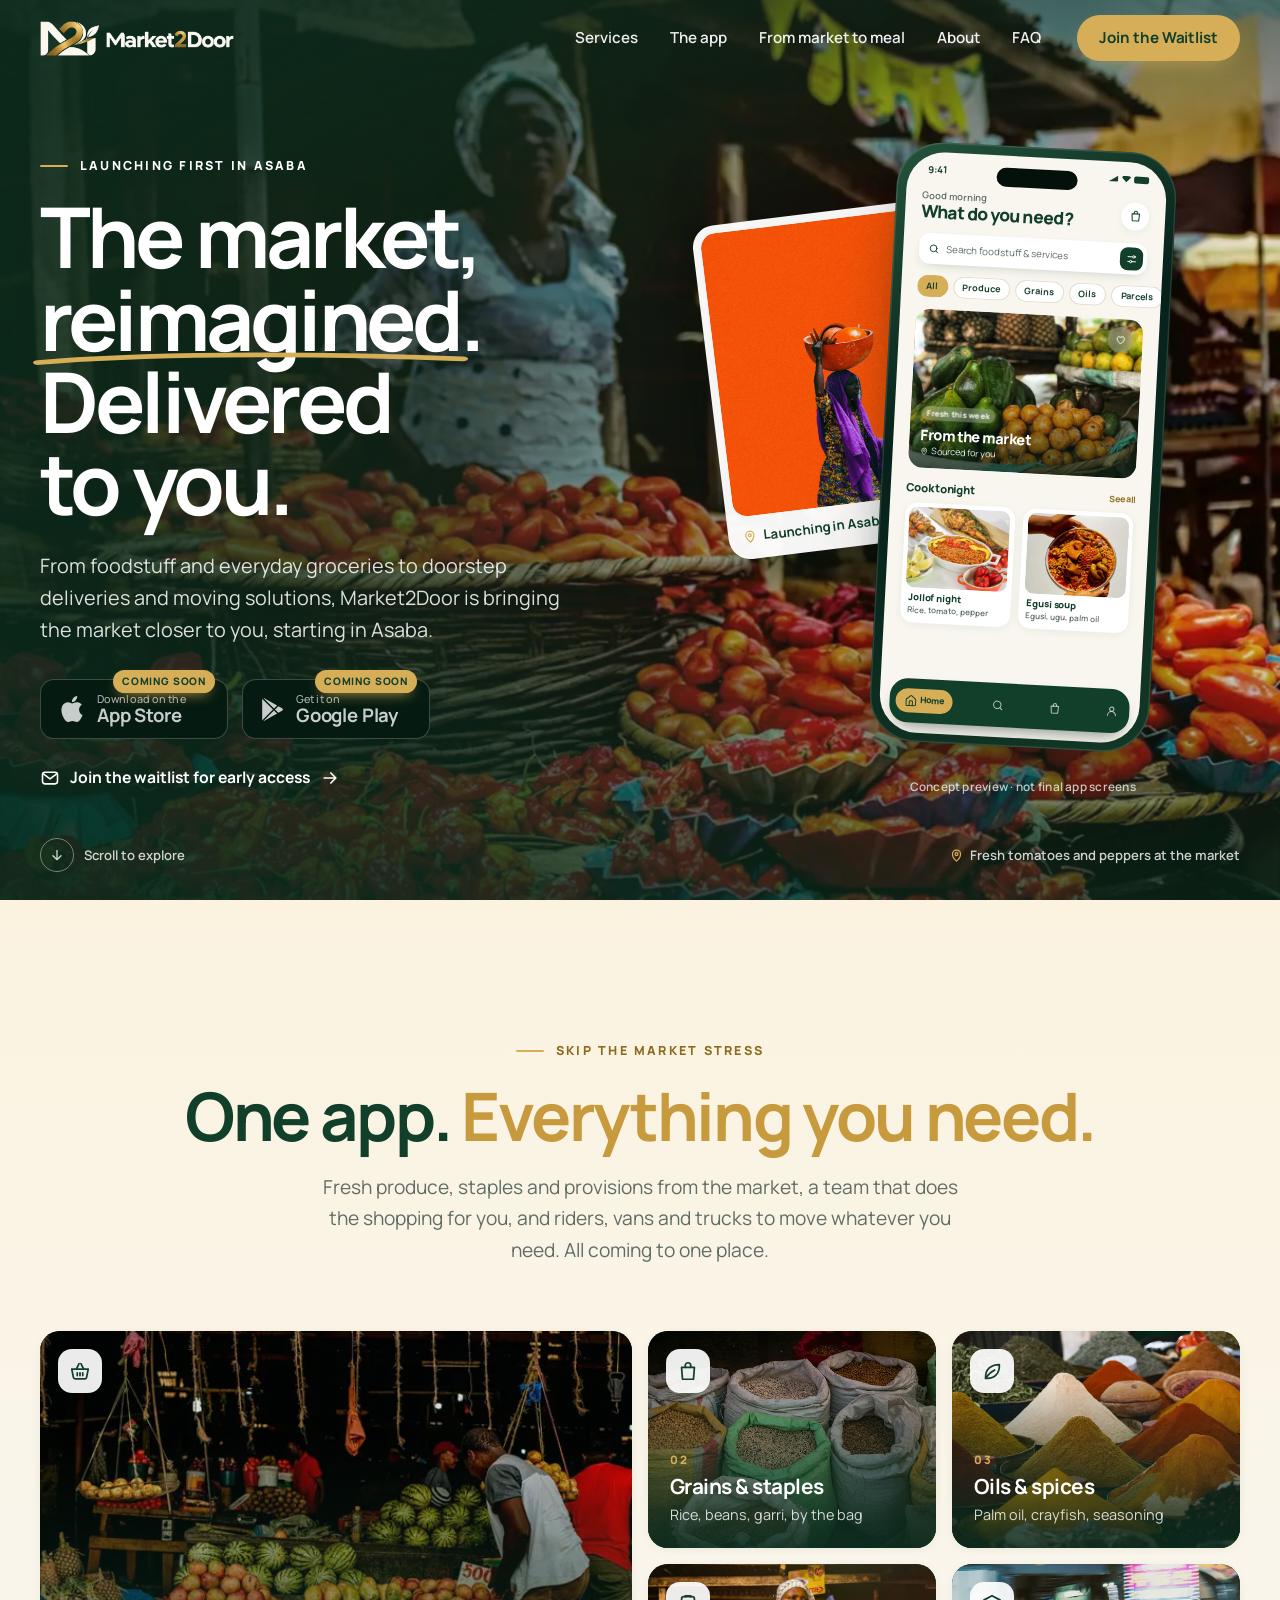
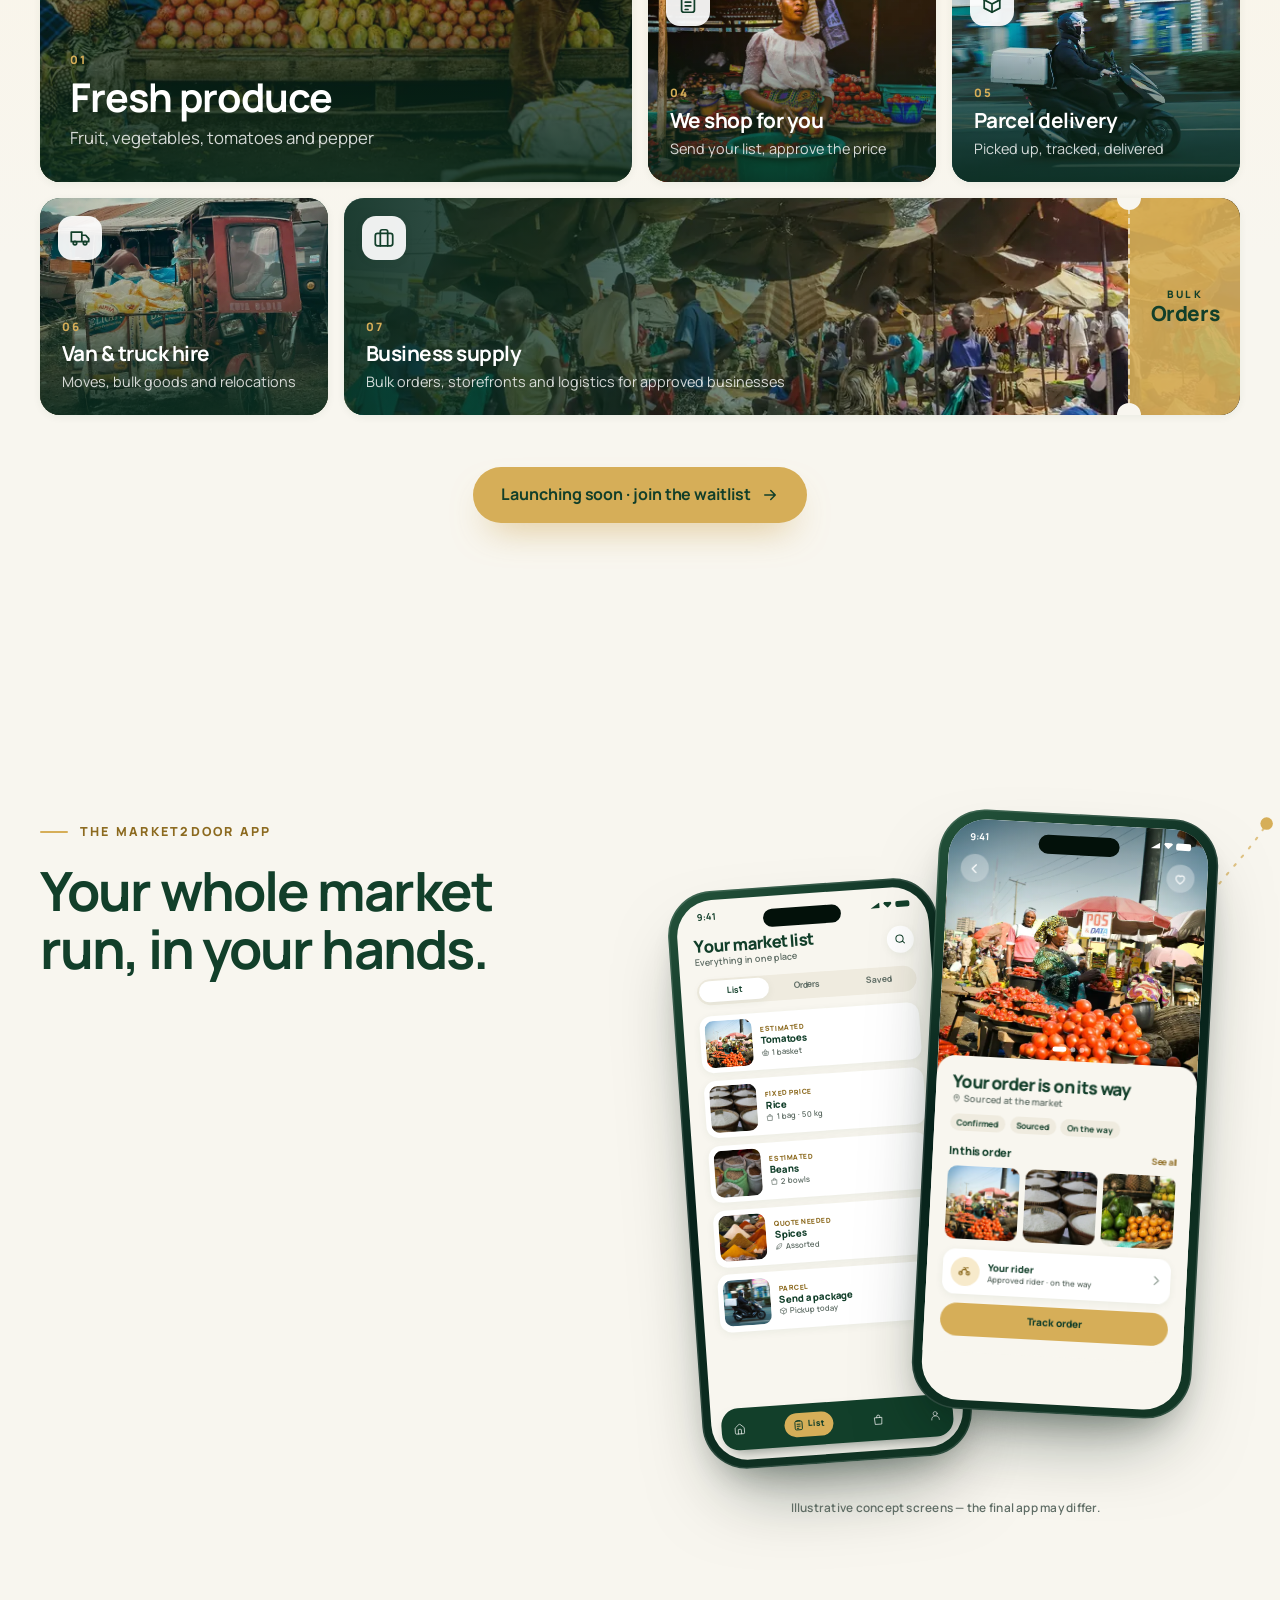
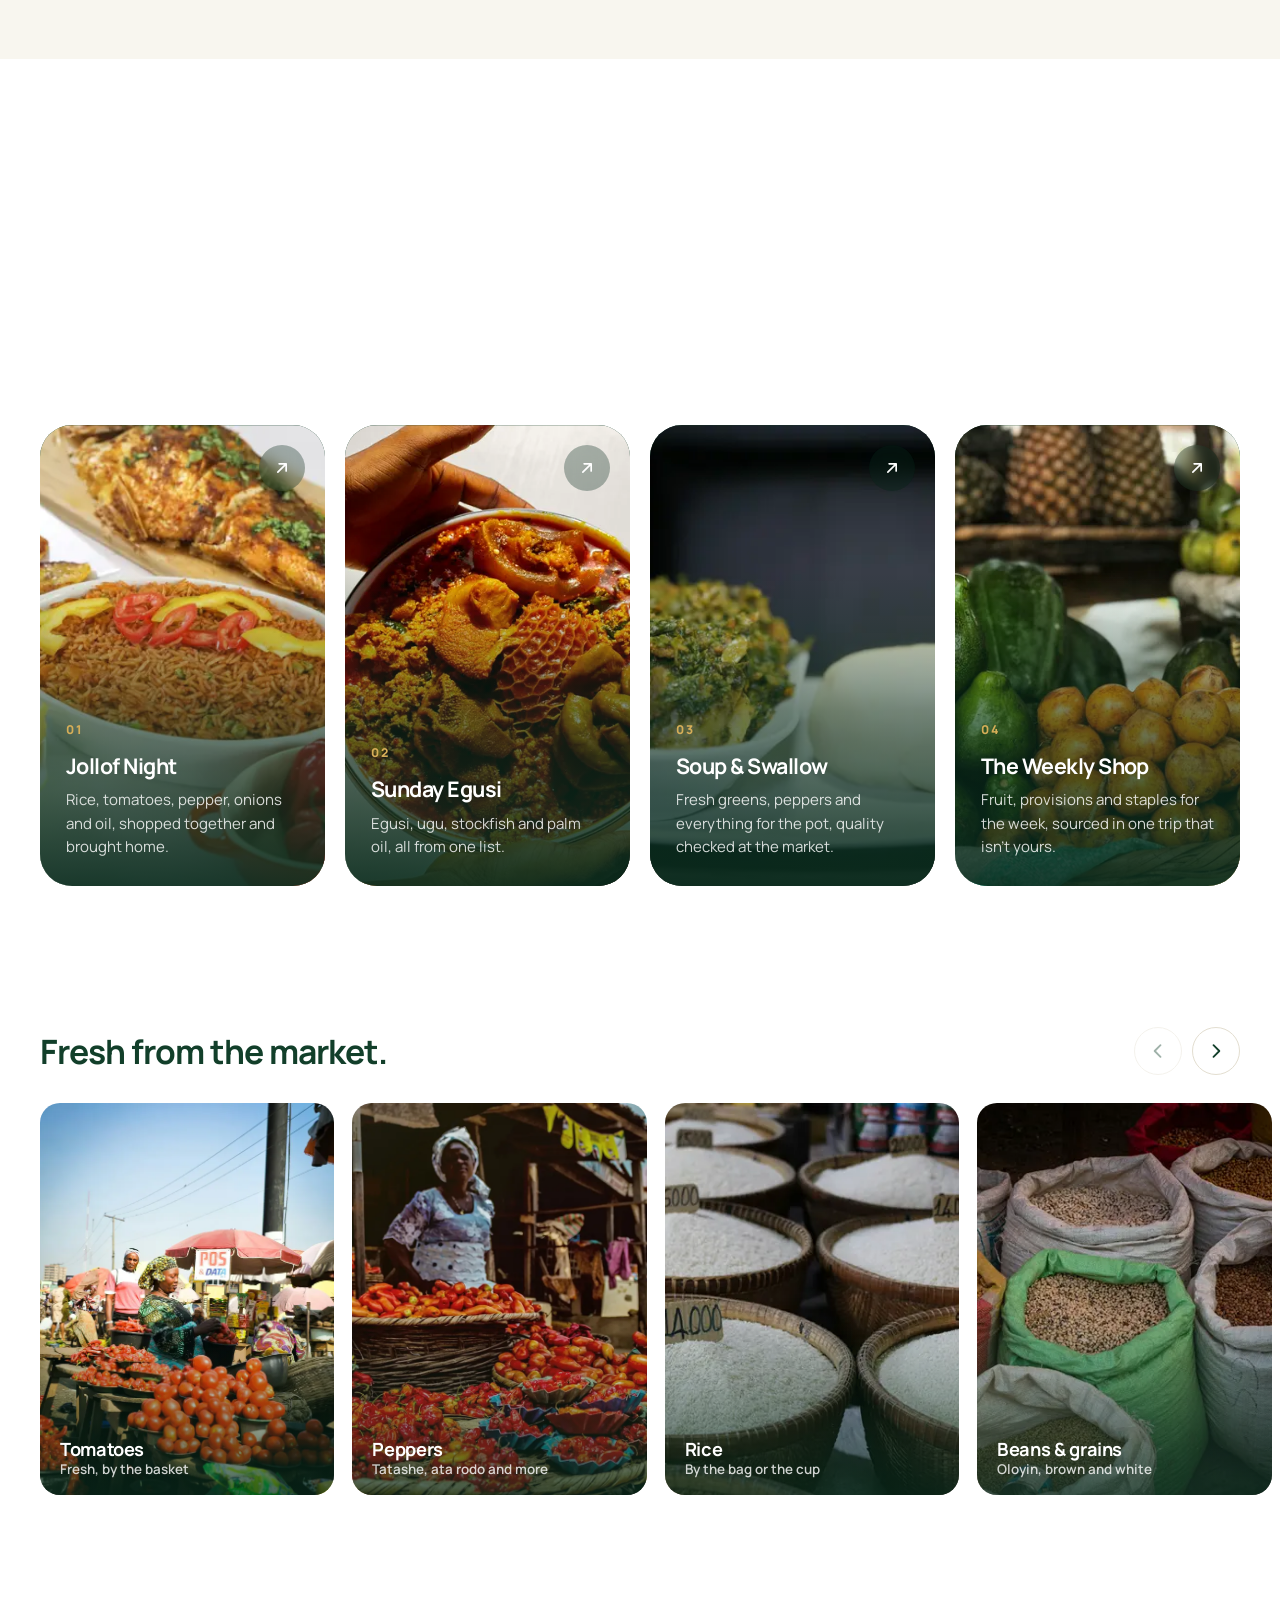
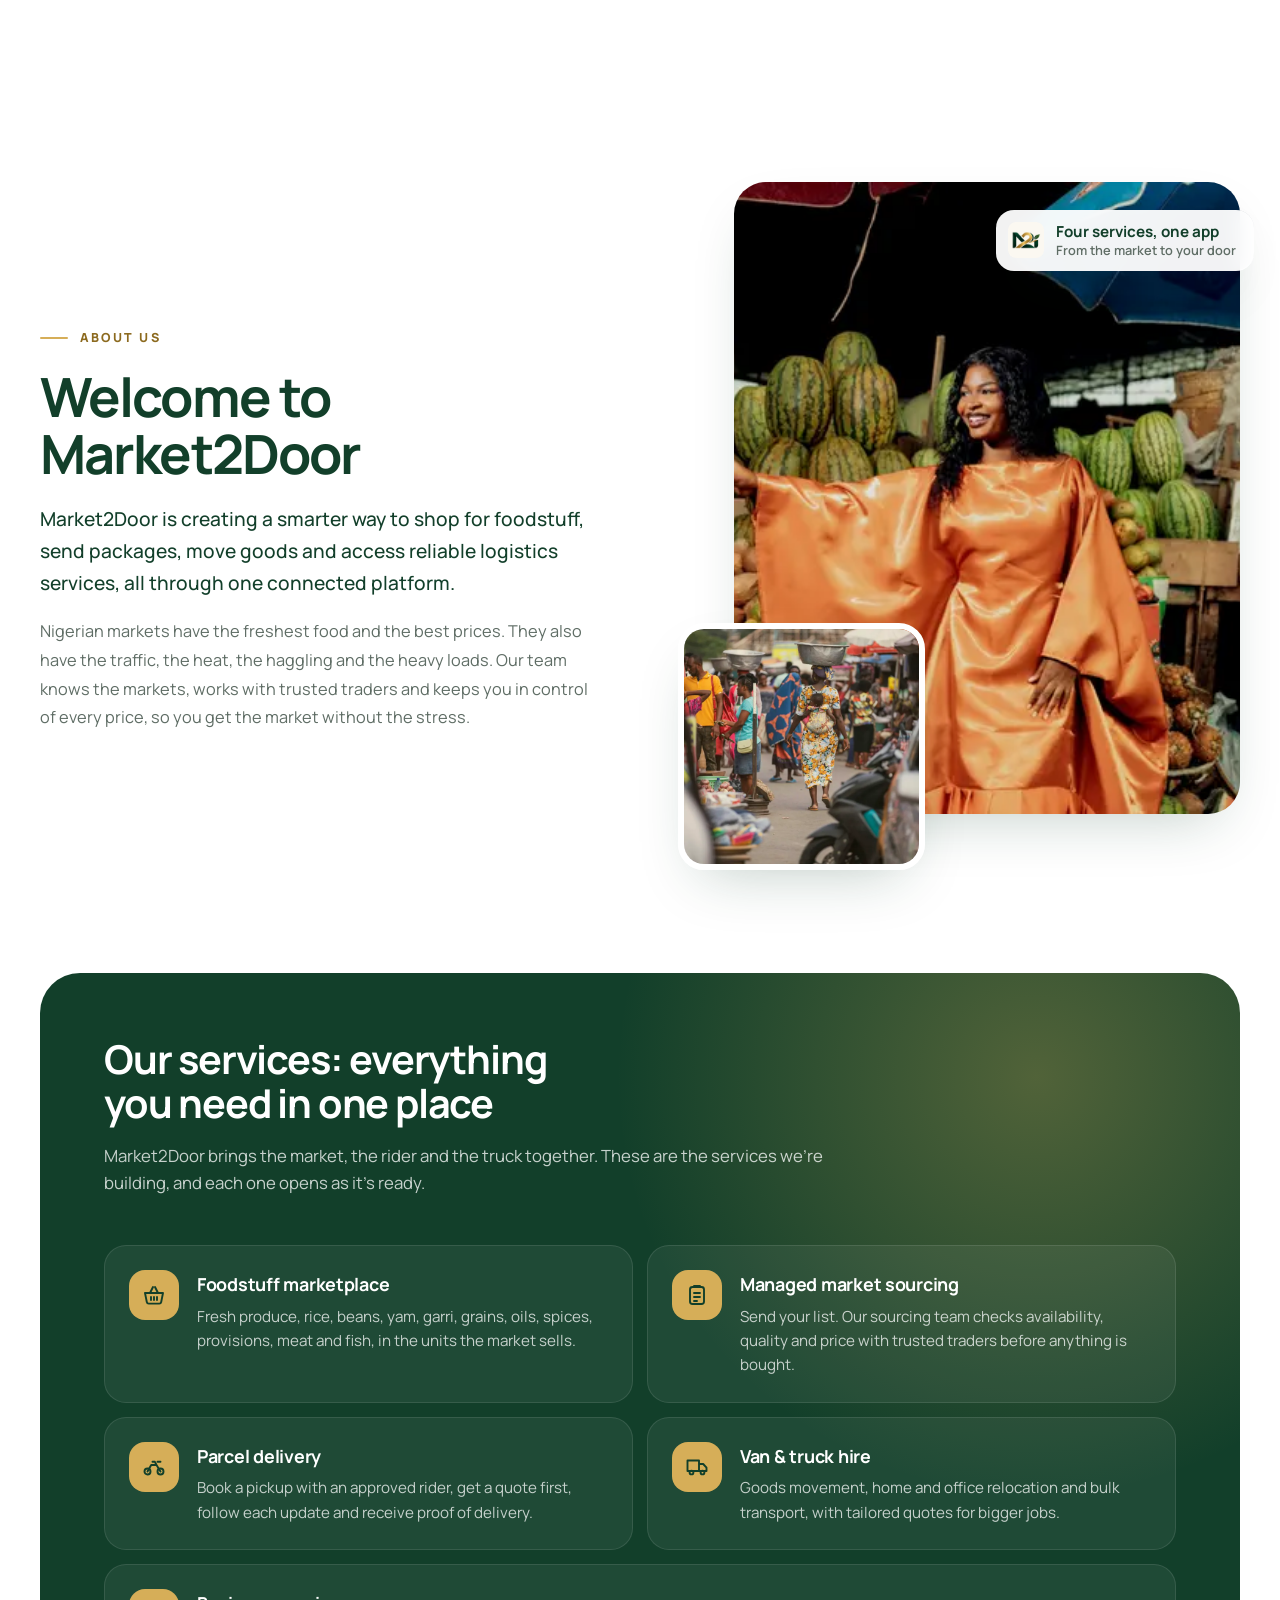
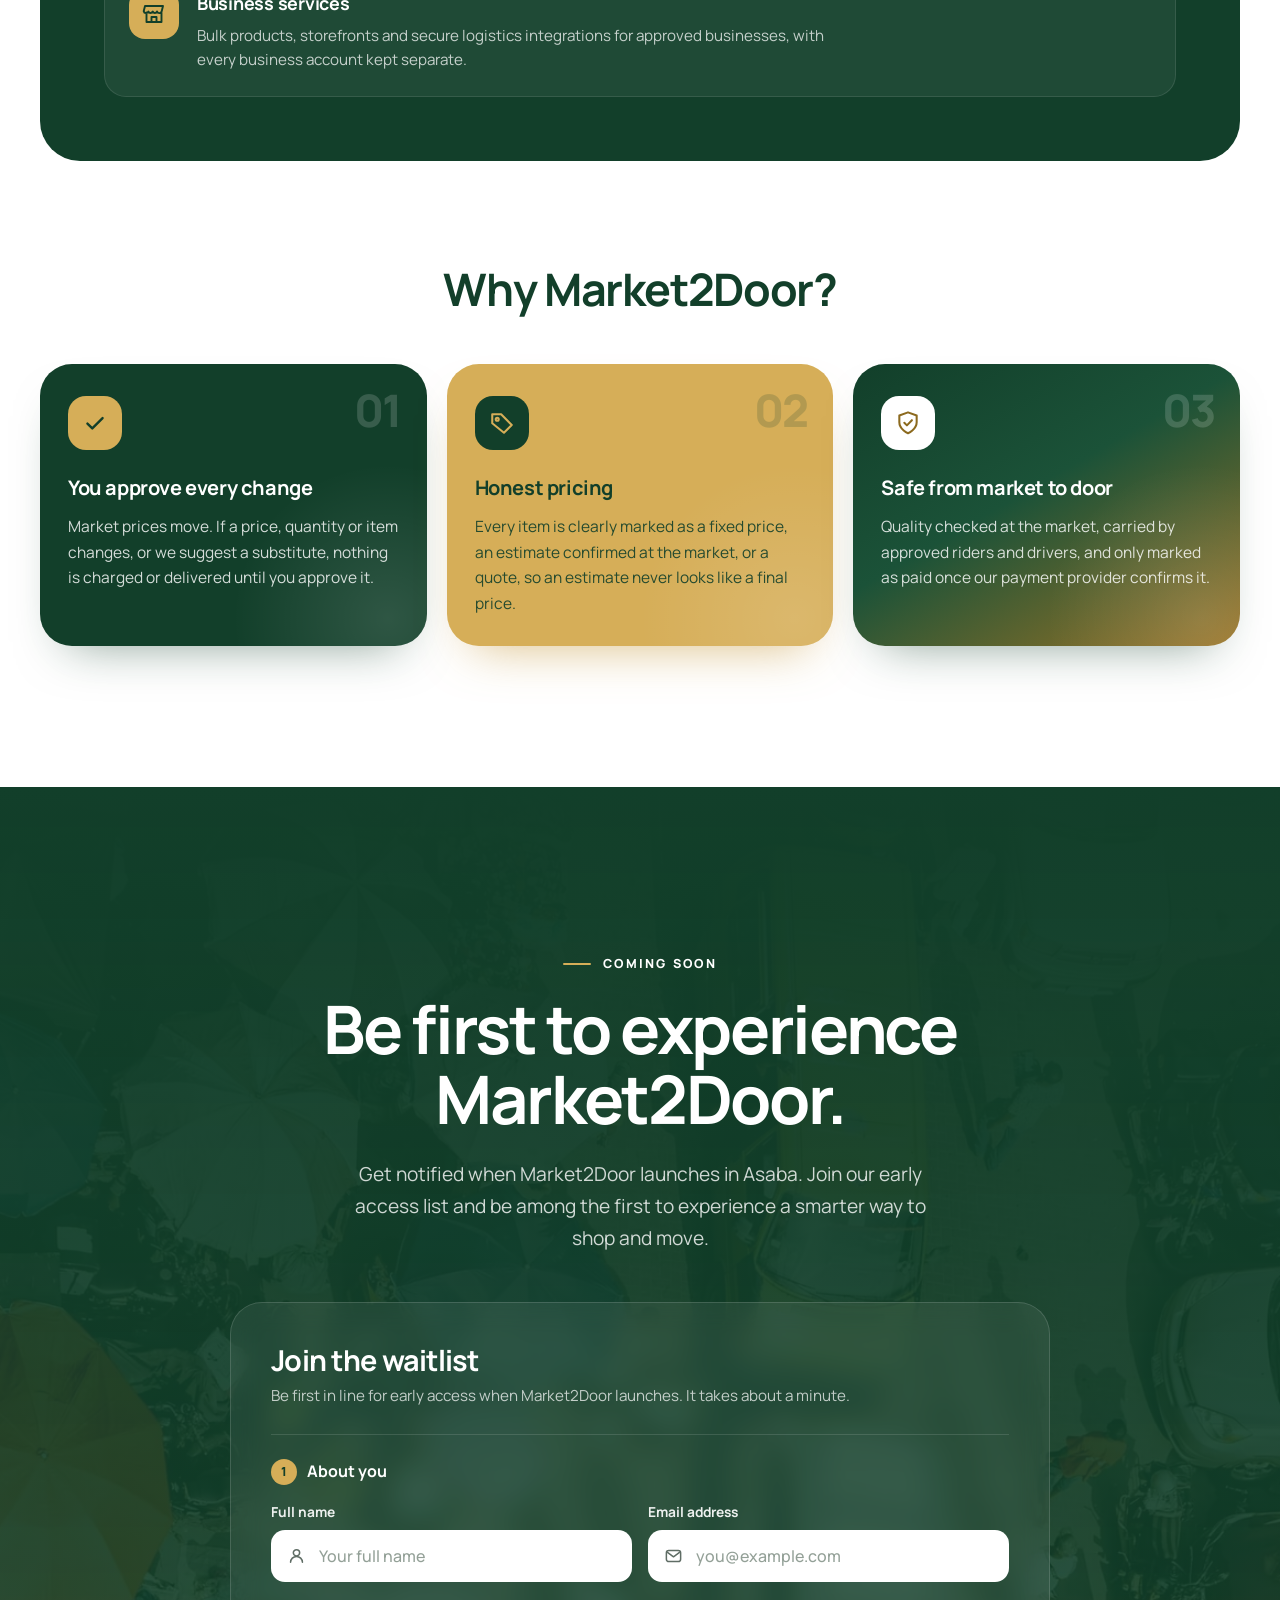
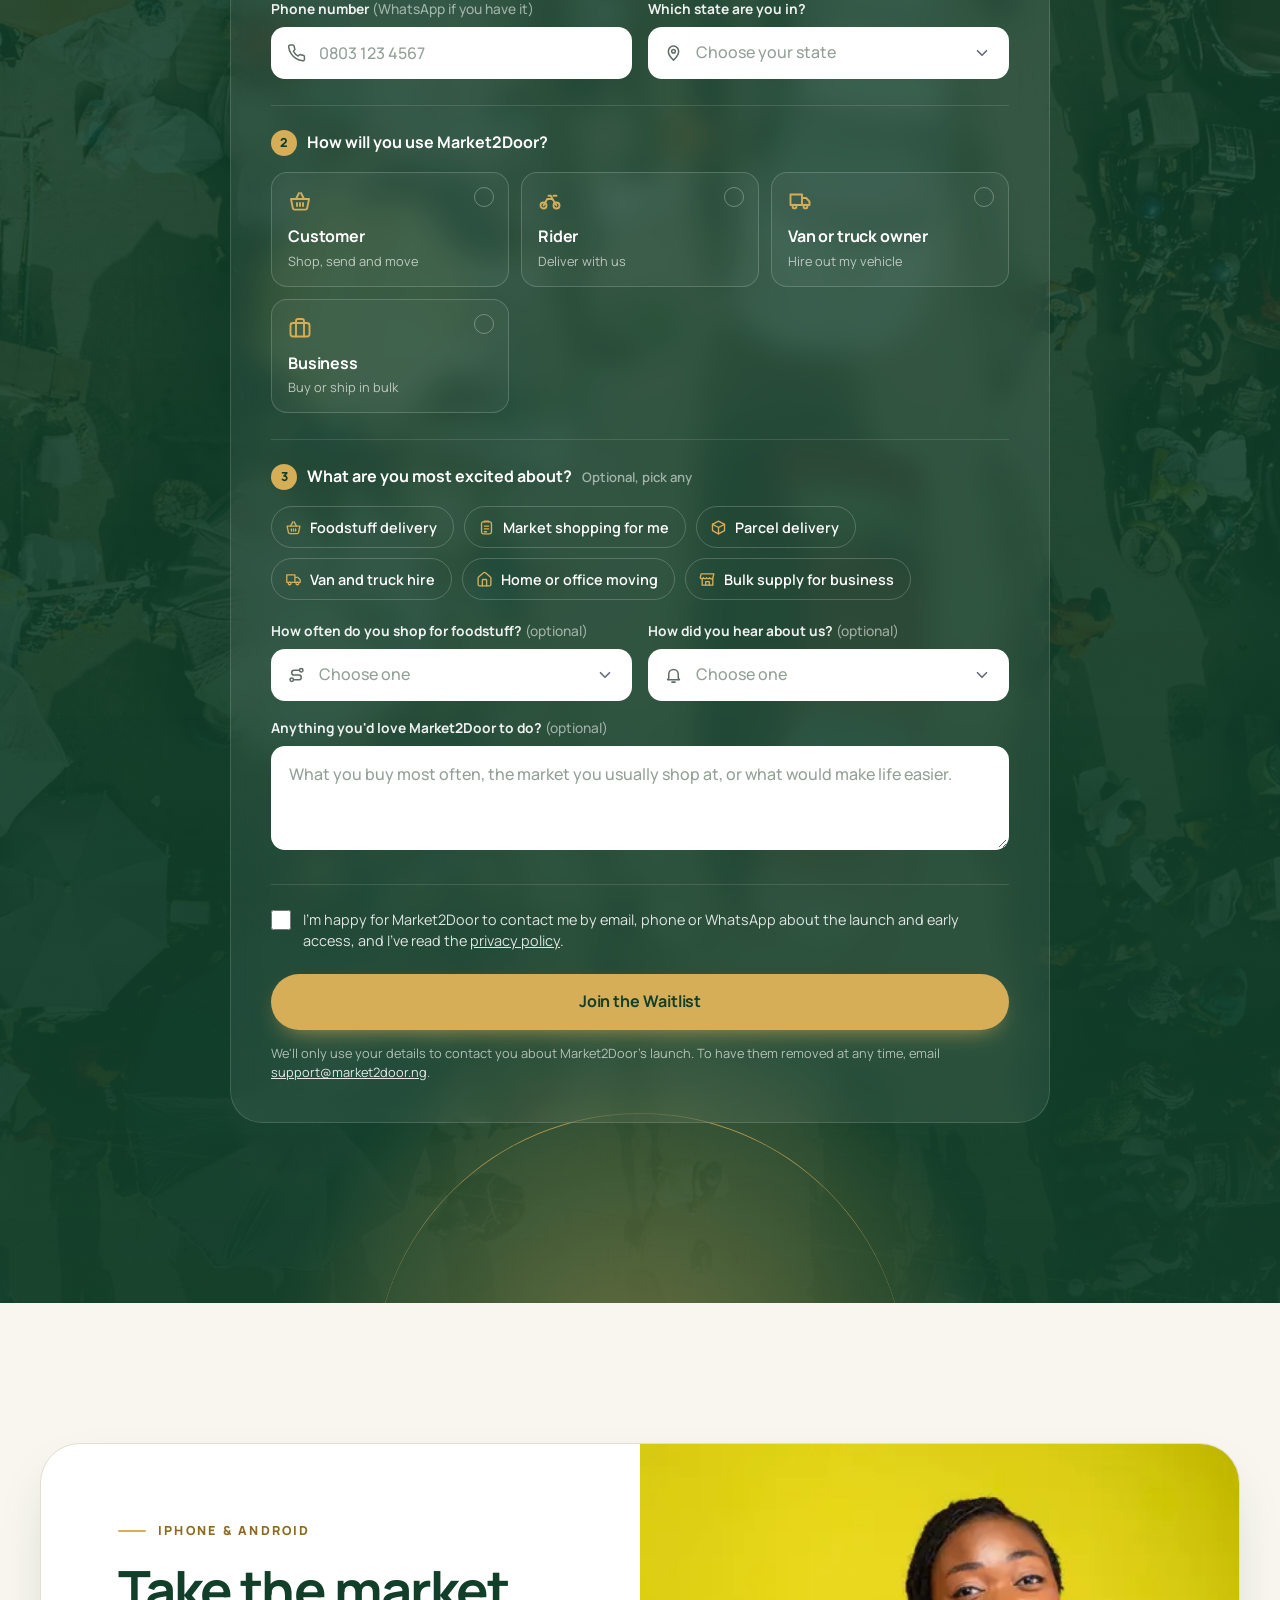
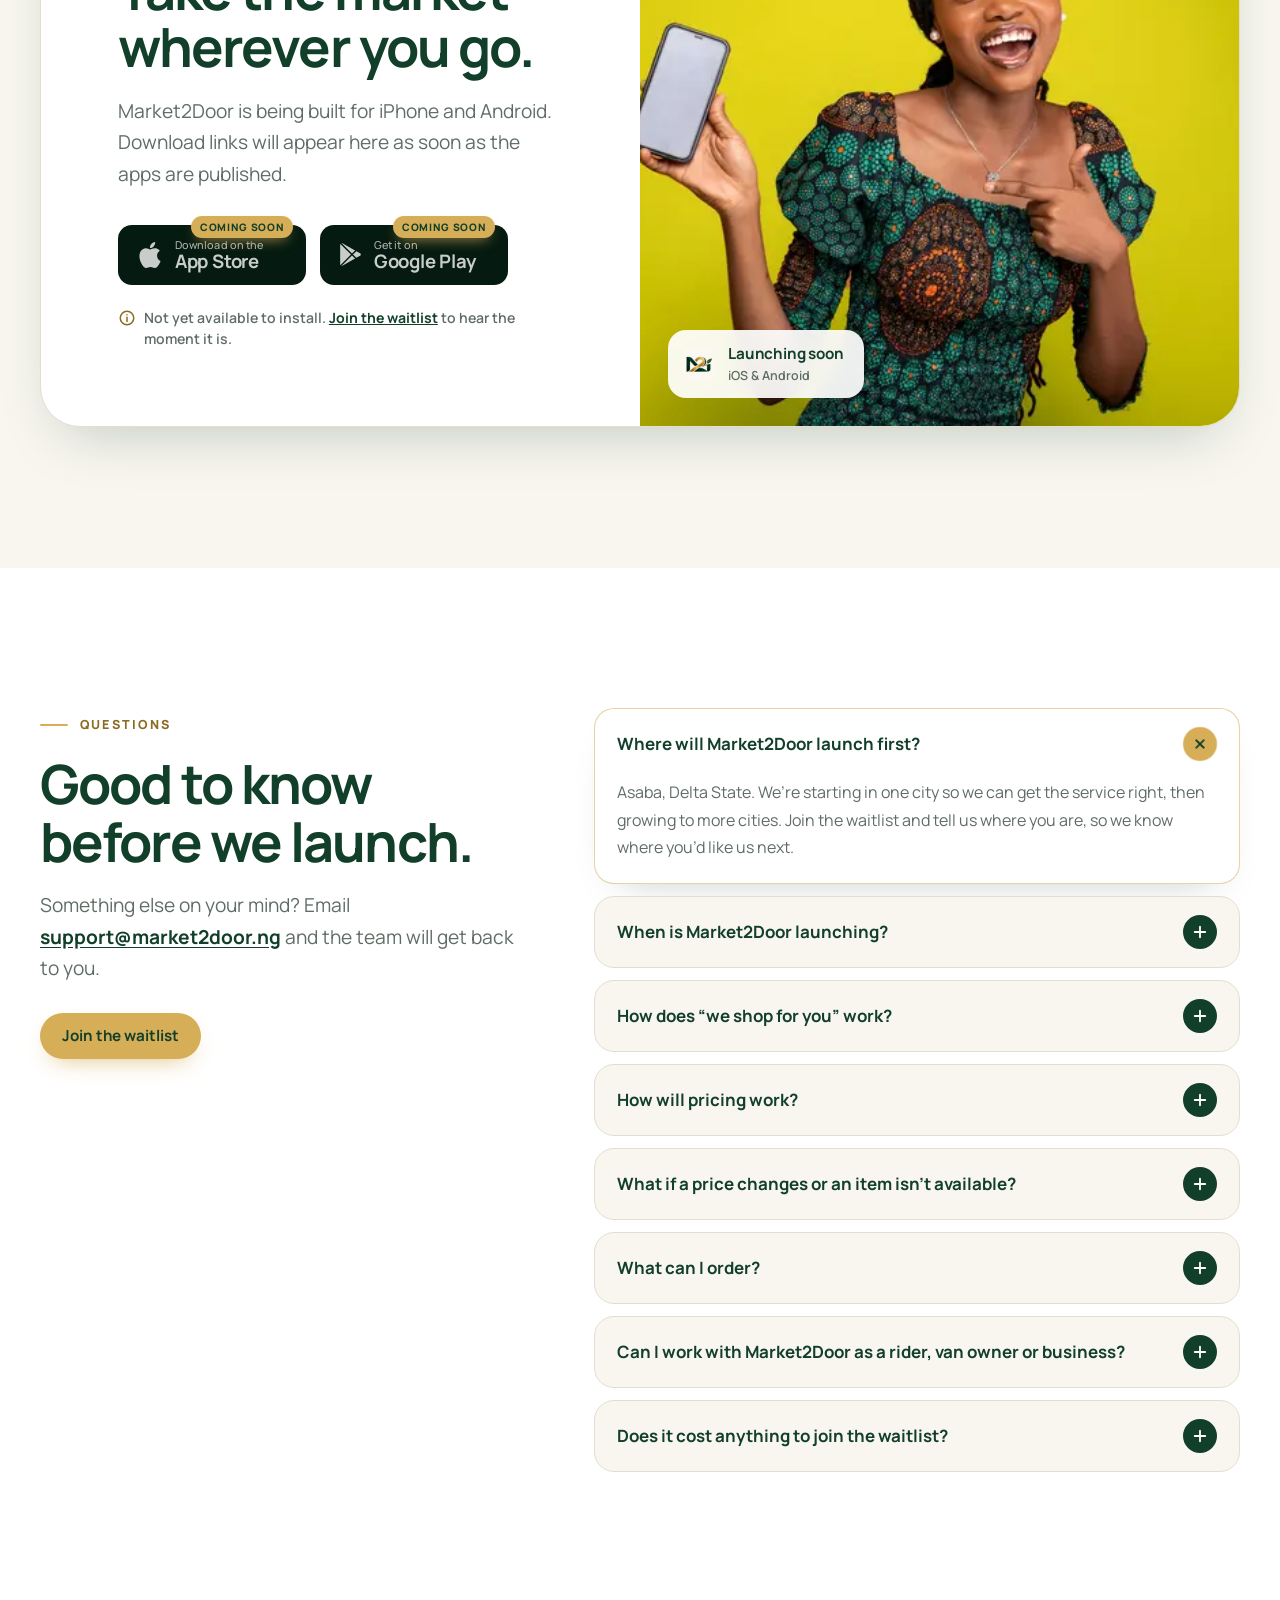
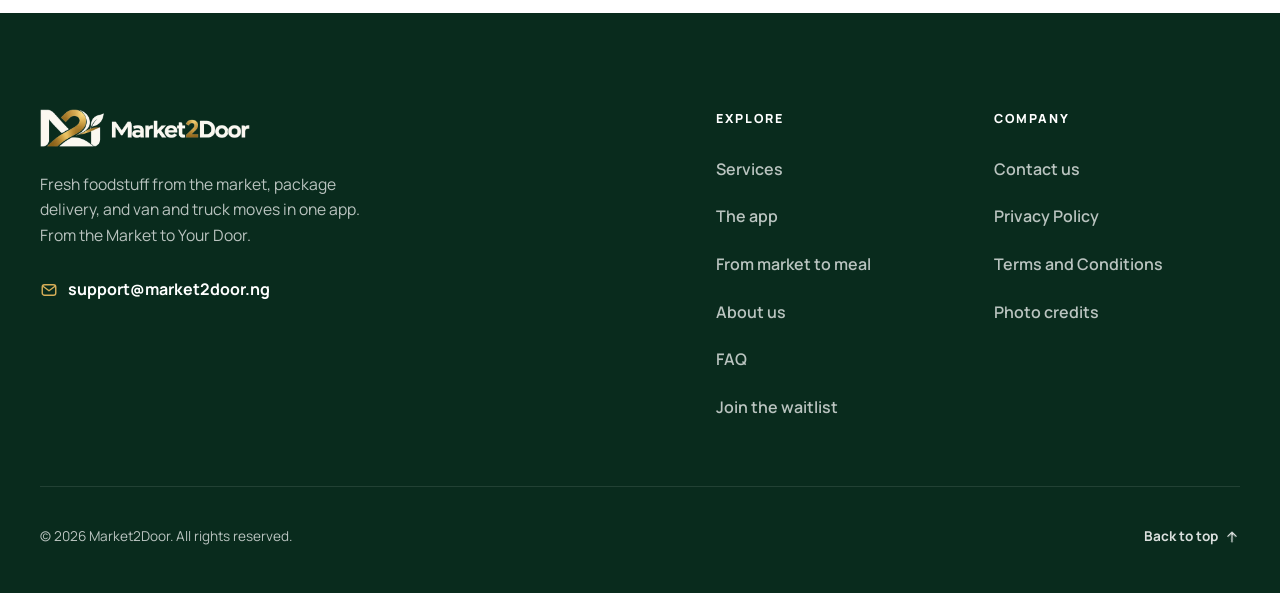
<file: index.html>
<!doctype html>
<html lang="en-NG">
<head>
  <meta charset="utf-8">
  <meta name="viewport" content="width=device-width, initial-scale=1, viewport-fit=cover">
  <title>Market2Door: Foodstuff Delivery, Parcels and Moves in Asaba · Coming Soon</title>
  <meta name="description" content="Market2Door is launching in Asaba, Delta State: fresh foodstuff sourced from the market for you, package delivery, and van and truck moves in one app. Join the waitlist for early access.">
  <meta name="robots" content="index, follow, max-image-preview:large">
  <meta name="theme-color" content="#123F2A">

  <link rel="canonical" href="https://market2door.ng/">
  <meta property="og:type" content="website">
  <meta property="og:site_name" content="Market2Door">
  <meta property="og:locale" content="en_NG">
  <meta property="og:url" content="https://market2door.ng/">
  <meta property="og:title" content="Market2Door: the market, reimagined. Delivered to you.">
  <meta property="og:description" content="Foodstuff from the market, package delivery and van and truck moves in one app. Launching first in Asaba. Join the waitlist.">
  <meta property="og:image" content="https://market2door.ng/assets/img/share.jpg">
  <meta property="og:image:width" content="1200">
  <meta property="og:image:height" content="630">
  <meta property="og:image:alt" content="The Market2Door logo over baskets of fresh tomatoes and peppers">
  <meta name="twitter:card" content="summary_large_image">
  <meta name="twitter:title" content="Market2Door: the market, reimagined. Delivered to you.">
  <meta name="twitter:description" content="Foodstuff, packages and moves in one app. Launching first in Asaba. Join the waitlist.">
  <meta name="twitter:image" content="https://market2door.ng/assets/img/share.jpg">

  <link rel="icon" href="assets/brand/favicon-32.png" sizes="32x32" type="image/png">
  <link rel="icon" href="assets/brand/icon-192.png" sizes="192x192" type="image/png">
  <link rel="apple-touch-icon" href="assets/brand/apple-touch-icon.png">
  <link rel="manifest" href="site.webmanifest">

  <!-- Hero photo first: it's the largest thing on screen -->
  <link rel="preload" as="image" href="assets/img/u-hero-produce-1280.webp" imagesrcset="assets/img/u-hero-produce-640.webp 640w, assets/img/u-hero-produce-960.webp 960w, assets/img/u-hero-produce-1280.webp 1280w, assets/img/u-hero-produce-1920.webp 1920w" imagesizes="100vw" type="image/webp">
  <link rel="preload" href="assets/fonts/Manrope-normal-var.woff2" as="font" type="font/woff2" crossorigin>

  <script type="application/ld+json">
  {
    "@context": "https://schema.org",
    "@graph": [
      {
        "@type": "Organization",
        "@id": "https://market2door.ng/#organization",
        "name": "Market2Door",
        "slogan": "From the Market to Your Door.",
        "url": "https://market2door.ng/",
        "logo": "https://market2door.ng/assets/brand/icon-512.png",
        "description": "Market2Door is a Nigerian platform being built for foodstuff shopping and market sourcing, package delivery, van and truck moves and business logistics in one app.",
        "areaServed": { "@type": "City", "name": "Asaba", "containedInPlace": { "@type": "State", "name": "Delta State", "containedInPlace": { "@type": "Country", "name": "Nigeria" } } },
        "contactPoint": { "@type": "ContactPoint", "contactType": "customer support", "email": "support@market2door.ng", "areaServed": "NG", "availableLanguage": "English" }
      },
      {
        "@type": "WebSite",
        "@id": "https://market2door.ng/#website",
        "url": "https://market2door.ng/",
        "name": "Market2Door",
        "publisher": { "@id": "https://market2door.ng/#organization" },
        "inLanguage": "en-NG"
      },
      {
        "@type": "WebPage",
        "@id": "https://market2door.ng/#webpage",
        "url": "https://market2door.ng/",
        "name": "Market2Door: Foodstuff Delivery, Parcels and Moves in Asaba",
        "description": "Market2Door is coming: fresh foodstuff sourced from the market for you, package delivery, van and truck moves and business logistics in one app.",
        "isPartOf": { "@id": "https://market2door.ng/#website" },
        "about": { "@id": "https://market2door.ng/#organization" },
        "primaryImageOfPage": "https://market2door.ng/assets/img/share.jpg",
        "inLanguage": "en-NG"
      },
      {
        "@type": "FAQPage",
        "@id": "https://market2door.ng/#faq",
        "mainEntity": [
          { "@type": "Question", "name": "Where will Market2Door launch first?", "acceptedAnswer": { "@type": "Answer", "text": "Asaba, Delta State. We’re starting in one city so we can get the service right, then growing to more cities. Join the waitlist and tell us where you are, so we know where you’d like us next." } },
          { "@type": "Question", "name": "When is Market2Door launching?", "acceptedAnswer": { "@type": "Answer", "text": "Soon. We’ll announce the launch date to the waitlist first, and early sign-ups get first access when the app opens." } },
          { "@type": "Question", "name": "How does “we shop for you” work?", "acceptedAnswer": { "@type": "Answer", "text": "Send your market list in the app. Our sourcing team checks availability, quality and price with trusted traders before anything is bought, then a rider brings it to your door." } },
          { "@type": "Question", "name": "How will pricing work?", "acceptedAnswer": { "@type": "Answer", "text": "Every item is clearly marked as a fixed price, an estimate confirmed at the market, or a quote, so an estimate never looks like a final price. You’ll see what you’re paying before you confirm your order." } },
          { "@type": "Question", "name": "What if a price changes or an item isn’t available?", "acceptedAnswer": { "@type": "Answer", "text": "Market prices move. If a price, quantity or item changes, or we suggest a substitute, nothing is charged or delivered until you approve it." } },
          { "@type": "Question", "name": "What can I order?", "acceptedAnswer": { "@type": "Answer", "text": "Fresh produce, rice, beans, yam, garri, grains, oils, spices, provisions, meat and fish, in the units the market sells: by the piece, kilo, bunch, bowl, crate, bag, sack, carton or litre. You can also send packages and book vans or trucks for moves and bulk goods." } },
          { "@type": "Question", "name": "Can I work with Market2Door as a rider, van owner or business?", "acceptedAnswer": { "@type": "Answer", "text": "Yes. Join the waitlist and choose Rider, Van or truck owner, or Business. We’ll contact you about onboarding before we launch in Asaba." } },
          { "@type": "Question", "name": "Does it cost anything to join the waitlist?", "acceptedAnswer": { "@type": "Answer", "text": "No. Joining is free, and we’ll only use your details to contact you about Market2Door’s launch. You can ask us to remove them at any time." } }
        ]
      }
    ]
  }
  </script>
  <!-- Bump ?v= on every release: the host lets browsers cache CSS/JS for a year -->
  <link rel="stylesheet" href="assets/css/styles.css?v=14">
  <script>document.documentElement.classList.add('js');</script>
</head>
<body>

<!-- ============ SVG SPRITE ============ -->
<svg width="0" height="0" style="position:absolute" aria-hidden="true" focusable="false">
  <defs>
    <symbol id="i-apple" viewBox="0 0 24 24"><path fill="currentColor" d="M12.152 6.896c-.948 0-2.415-1.078-3.96-1.04-2.04.027-3.91 1.183-4.961 3.014-2.117 3.675-.546 9.103 1.519 12.09 1.013 1.454 2.208 3.09 3.792 3.039 1.52-.065 2.09-.987 3.935-.987 1.831 0 2.35.987 3.96.948 1.637-.026 2.676-1.48 3.676-2.948 1.156-1.688 1.636-3.325 1.662-3.415-.039-.013-3.182-1.221-3.220-4.857-.026-3.04 2.480-4.494 2.597-4.559-1.429-2.09-3.623-2.324-4.39-2.376-2-.156-3.675 1.09-4.61 1.09zM15.53 3.83c.843-1.012 1.4-2.427 1.245-3.83-1.207.052-2.662.805-3.532 1.818-.78.896-1.454 2.338-1.273 3.714 1.338.104 2.715-.688 3.559-1.701"/></symbol>
    <symbol id="i-play" viewBox="0 0 24 24"><path fill="currentColor" d="M22.018 13.298l-3.919 2.218-3.515-3.493 3.543-3.521 3.891 2.202a1.49 1.49 0 0 1 0 2.594zM1.337.924a1.486 1.486 0 0 0-.112.568v21.017c0 .217.045.419.124.6l11.155-11.087L1.337.924zm12.207 10.065l3.258-3.238L3.45.195a1.466 1.466 0 0 0-.946-.179l11.04 10.973zm0 2.067l-11 10.933c.298.036.612-.016.906-.183l13.324-7.54-3.23-3.21z"/></symbol>
    <symbol id="i-instagram" viewBox="0 0 24 24"><path fill="currentColor" d="M12 2.2c3.2 0 3.6 0 4.8.1 1.2.1 1.8.2 2.2.4.6.2 1 .5 1.4.9.4.4.7.8.9 1.4.2.4.4 1 .4 2.2.1 1.3.1 1.6.1 4.8s0 3.6-.1 4.8c-.1 1.2-.2 1.8-.4 2.2-.2.6-.5 1-.9 1.4-.4.4-.8.7-1.4.9-.4.2-1 .4-2.2.4-1.3.1-1.6.1-4.8.1s-3.6 0-4.8-.1c-1.2-.1-1.8-.2-2.2-.4-.6-.2-1-.5-1.4-.9-.4-.4-.7-.8-.9-1.4-.2-.4-.4-1-.4-2.2-.1-1.3-.1-1.6-.1-4.8s0-3.6.1-4.8c.1-1.2.2-1.8.4-2.2.2-.6.5-1 .9-1.4.4-.4.8-.7 1.4-.9.4-.2 1-.4 2.2-.4 1.2-.1 1.6-.1 4.8-.1M12 0C8.7 0 8.3 0 7.1.1 5.8.1 4.9.3 4.1.6c-.8.3-1.5.7-2.1 1.4C1.3 2.6.9 3.3.6 4.1.3 4.9.1 5.8.1 7.1 0 8.3 0 8.7 0 12s0 3.7.1 4.9c.1 1.3.3 2.2.6 2.9.3.8.7 1.5 1.4 2.1.7.7 1.3 1.1 2.1 1.4.8.3 1.6.5 2.9.6 1.2.1 1.6.1 4.9.1s3.7 0 4.9-.1c1.3-.1 2.2-.3 2.9-.6.8-.3 1.5-.7 2.1-1.4.7-.7 1.1-1.3 1.4-2.1.3-.8.5-1.6.6-2.9.1-1.2.1-1.6.1-4.9s0-3.7-.1-4.9c-.1-1.3-.3-2.2-.6-2.9-.3-.8-.7-1.5-1.4-2.1C21.4 1.3 20.7.9 19.9.6 19.1.3 18.2.1 16.9.1 15.7 0 15.3 0 12 0Zm0 5.8a6.2 6.2 0 1 0 0 12.4 6.2 6.2 0 0 0 0-12.4ZM12 16a4 4 0 1 1 0-8 4 4 0 0 1 0 8Zm6.4-11.8a1.4 1.4 0 1 0 0 2.9 1.4 1.4 0 0 0 0-2.9Z"/></symbol>
    <symbol id="i-tiktok" viewBox="0 0 24 24"><path fill="currentColor" d="M12.525.02c1.31-.02 2.61-.01 3.91-.02.08 1.53.63 3.09 1.75 4.17 1.12 1.11 2.7 1.62 4.24 1.79v4.03c-1.44-.05-2.89-.35-4.2-.97-.57-.26-1.1-.59-1.62-.93-.01 2.92.01 5.840-.02 8.75-.08 1.4-.54 2.79-1.35 3.94-1.31 1.92-3.58 3.17-5.91 3.21-1.43.08-2.86-.31-4.08-1.03-2.02-1.19-3.44-3.37-3.65-5.71-.02-.5-.03-1-.01-1.49.18-1.9 1.12-3.72 2.58-4.96 1.66-1.44 3.98-2.13 6.15-1.72.02 1.48-.04 2.96-.04 4.44-.99-.32-2.15-.23-3.02.37-.63.41-1.11 1.04-1.36 1.75-.21.51-.15 1.07-.14 1.61.24 1.64 1.82 3.02 3.5 2.87 1.12-.01 2.19-.66 2.77-1.61.19-.33.4-.67.41-1.06.1-1.79.06-3.57.07-5.36.01-4.030-.01-8.050.02-12.070z"/></symbol>
    <symbol id="i-youtube" viewBox="0 0 24 24"><path fill="currentColor" d="M23.498 6.186a3.016 3.016 0 0 0-2.122-2.136C19.505 3.545 12 3.545 12 3.545s-7.505 0-9.377.505A3.017 3.017 0 0 0 .502 6.186C0 8.07 0 12 0 12s0 3.93.502 5.814a3.016 3.016 0 0 0 2.122 2.136c1.871.505 9.376.505 9.376.505s7.505 0 9.377-.505a3.015 3.015 0 0 0 2.122-2.136C24 15.930 24 12 24 12s0-3.93-.502-5.814zM9.545 15.568V8.432L15.818 12l-6.273 3.568z"/></symbol>

    <symbol id="i-search" viewBox="0 0 24 24" fill="none" stroke="currentColor" stroke-width="1.9" stroke-linecap="round"><circle cx="11" cy="11" r="7"/><path d="m20 20-3.6-3.6"/></symbol>
    <symbol id="i-sliders" viewBox="0 0 24 24" fill="none" stroke="currentColor" stroke-width="1.9" stroke-linecap="round"><path d="M4 7h9M19 7h1M4 17h3M13 17h7"/><circle cx="16" cy="7" r="2.4"/><circle cx="10" cy="17" r="2.4"/></symbol>
    <symbol id="i-bell" viewBox="0 0 24 24" fill="none" stroke="currentColor" stroke-width="1.9" stroke-linecap="round" stroke-linejoin="round"><path d="M6 16v-5a6 6 0 1 1 12 0v5l1.5 2h-15z"/><path d="M10 21h4"/></symbol>
    <symbol id="i-heart" viewBox="0 0 24 24" fill="none" stroke="currentColor" stroke-width="1.9" stroke-linejoin="round"><path d="M12 20s-7.5-4.6-7.5-10.2A4.3 4.3 0 0 1 12 7.1a4.3 4.3 0 0 1 7.5 2.7C19.5 15.4 12 20 12 20z"/></symbol>
    <symbol id="i-pin" viewBox="0 0 24 24" fill="none" stroke="currentColor" stroke-width="1.9" stroke-linejoin="round"><path d="M12 21s-6.5-5.8-6.5-11.2a6.5 6.5 0 0 1 13 0C18.5 15.2 12 21 12 21z"/><circle cx="12" cy="9.8" r="2.3"/></symbol>
    <symbol id="i-compass" viewBox="0 0 24 24" fill="none" stroke="currentColor" stroke-width="1.9" stroke-linejoin="round"><circle cx="12" cy="12" r="9"/><path d="m15.6 8.4-2.1 5.1-5.1 2.1 2.1-5.1z"/></symbol>
    <symbol id="i-bookmark" viewBox="0 0 24 24" fill="none" stroke="currentColor" stroke-width="1.9" stroke-linejoin="round"><path d="M7 4h10v16l-5-3.6L7 20z"/></symbol>
    <symbol id="i-route" viewBox="0 0 24 24" fill="none" stroke="currentColor" stroke-width="1.9" stroke-linecap="round"><circle cx="6" cy="18" r="2.2"/><circle cx="18" cy="6" r="2.2"/><path d="M8.2 18H15a3 3 0 0 0 0-6H9a3 3 0 0 1 0-6h6.8"/></symbol>
    <symbol id="i-user" viewBox="0 0 24 24" fill="none" stroke="currentColor" stroke-width="1.9" stroke-linecap="round"><circle cx="12" cy="8" r="4"/><path d="M4.5 20a7.5 7.5 0 0 1 15 0"/></symbol>
    <symbol id="i-users" viewBox="0 0 24 24" fill="none" stroke="currentColor" stroke-width="1.9" stroke-linecap="round"><circle cx="9" cy="8" r="3.5"/><path d="M2.5 20a6.5 6.5 0 0 1 13 0M16 4.6a3.5 3.5 0 0 1 0 6.8M18.5 14a6.5 6.5 0 0 1 3 6"/></symbol>
    <symbol id="i-cards" viewBox="0 0 24 24" fill="none" stroke="currentColor" stroke-width="1.9" stroke-linejoin="round"><rect x="3" y="7" width="13" height="13" rx="2.5"/><path d="M8 4h10.5A2.5 2.5 0 0 1 21 6.5V17"/></symbol>
    <symbol id="i-ticket" viewBox="0 0 24 24" fill="none" stroke="currentColor" stroke-width="1.9" stroke-linejoin="round"><path d="M3 8a2 2 0 0 0 0 4v4a2 2 0 0 0 2 2h14a2 2 0 0 0 2-2v-4a2 2 0 0 1 0-4V6a2 2 0 0 0-2-2H5a2 2 0 0 0-2 2z" transform="translate(0 1)"/><path d="M14 6v2M14 11v2M14 16v1" transform="translate(0 1)"/></symbol>
    <symbol id="i-nav" viewBox="0 0 24 24" fill="none" stroke="currentColor" stroke-width="1.9" stroke-linejoin="round"><rect x="3" y="3" width="7.5" height="7.5" rx="2"/><rect x="13.5" y="3" width="7.5" height="7.5" rx="2"/><rect x="3" y="13.5" width="7.5" height="7.5" rx="2"/><rect x="13.5" y="13.5" width="7.5" height="7.5" rx="2"/></symbol>
    <symbol id="i-arrow" viewBox="0 0 24 24" fill="none" stroke="currentColor" stroke-width="2" stroke-linecap="round" stroke-linejoin="round"><path d="M5 12h14M13 6l6 6-6 6"/></symbol>
    <symbol id="i-arrow-ur" viewBox="0 0 24 24" fill="none" stroke="currentColor" stroke-width="2" stroke-linecap="round" stroke-linejoin="round"><path d="M7 17 17 7M8.5 7H17v8.5"/></symbol>
    <symbol id="i-arrow-down" viewBox="0 0 24 24" fill="none" stroke="currentColor" stroke-width="2" stroke-linecap="round" stroke-linejoin="round"><path d="M12 5v14M6 13l6 6 6-6"/></symbol>
    <symbol id="i-chev-l" viewBox="0 0 24 24" fill="none" stroke="currentColor" stroke-width="2.2" stroke-linecap="round" stroke-linejoin="round"><path d="m15 5-7 7 7 7"/></symbol>
    <symbol id="i-chev-r" viewBox="0 0 24 24" fill="none" stroke="currentColor" stroke-width="2.2" stroke-linecap="round" stroke-linejoin="round"><path d="m9 5 7 7-7 7"/></symbol>
    <symbol id="i-menu" viewBox="0 0 24 24" fill="none" stroke="currentColor" stroke-width="2" stroke-linecap="round"><path d="M4 8h16M4 16h16"/></symbol>
    <symbol id="i-close" viewBox="0 0 24 24" fill="none" stroke="currentColor" stroke-width="2" stroke-linecap="round"><path d="M6 6l12 12M18 6 6 18"/></symbol>
    <symbol id="i-check" viewBox="0 0 24 24" fill="none" stroke="currentColor" stroke-width="2.2" stroke-linecap="round" stroke-linejoin="round"><path d="m5 12.5 4.5 4.5L19 7.5"/></symbol>
    <symbol id="i-alert" viewBox="0 0 24 24" fill="none" stroke="currentColor" stroke-width="2" stroke-linecap="round"><circle cx="12" cy="12" r="9"/><path d="M12 7.5v5.5M12 16.6v.01"/></symbol>
    <symbol id="i-info" viewBox="0 0 24 24" fill="none" stroke="currentColor" stroke-width="2" stroke-linecap="round"><circle cx="12" cy="12" r="9"/><path d="M12 11v5.5M12 7.5v.01"/></symbol>
    <symbol id="i-plane" viewBox="0 0 24 24" fill="none" stroke="currentColor" stroke-width="1.9" stroke-linecap="round" stroke-linejoin="round"><path d="M17.8 19.2 16 11l3.5-3.5C21 6 21.5 4 21 3c-1-.5-3 0-4.5 1.5L13 8 4.8 6.2c-.5-.1-.9.1-1.1.5l-.3.5c-.2.5-.1 1 .3 1.3L9 12l-2 3H4l-1 1 3 2 2 3 1-1v-3l3-2 3.5 5.3c.3.4.8.5 1.3.3l.5-.2c.4-.3.6-.7.5-1.2z"/></symbol>
    <symbol id="i-bed" viewBox="0 0 24 24" fill="none" stroke="currentColor" stroke-width="1.9" stroke-linecap="round" stroke-linejoin="round"><path d="M2 20v-8a2 2 0 0 1 2-2h16a2 2 0 0 1 2 2v8M4 10V6a2 2 0 0 1 2-2h12a2 2 0 0 1 2 2v4M12 4v6M2 17h20"/></symbol>
    <symbol id="i-home" viewBox="0 0 24 24" fill="none" stroke="currentColor" stroke-width="1.9" stroke-linecap="round" stroke-linejoin="round"><path d="M15 21v-8a1 1 0 0 0-1-1h-4a1 1 0 0 0-1 1v8"/><path d="M3 10a2 2 0 0 1 .7-1.5l7-6a2 2 0 0 1 2.6 0l7 6A2 2 0 0 1 21 10v9a2 2 0 0 1-2 2H5a2 2 0 0 1-2-2z"/></symbol>
    <symbol id="i-car" viewBox="0 0 24 24" fill="none" stroke="currentColor" stroke-width="1.9" stroke-linecap="round" stroke-linejoin="round"><path d="M19 17h2c.6 0 1-.4 1-1v-3c0-.9-.7-1.7-1.5-1.9C18.7 10.6 16 10 16 10s-1.3-1.4-2.2-2.3c-.5-.4-1.1-.7-1.8-.7H5c-.6 0-1.1.4-1.4.9l-1.4 2.9A3.7 3.7 0 0 0 2 12v4c0 .6.4 1 1 1h2M9 17h6"/><circle cx="7" cy="17" r="2"/><circle cx="17" cy="17" r="2"/></symbol>
    <symbol id="i-utensils" viewBox="0 0 24 24" fill="none" stroke="currentColor" stroke-width="1.9" stroke-linecap="round" stroke-linejoin="round"><path d="M3 2v7c0 1.1.9 2 2 2h4a2 2 0 0 0 2-2V2M7 2v20M21 15V2a5 5 0 0 0-5 5v6c0 1.1.9 2 2 2h3zm0 0v7"/></symbol>
    <symbol id="i-phone" viewBox="0 0 24 24" fill="none" stroke="currentColor" stroke-width="1.9" stroke-linecap="round" stroke-linejoin="round"><path d="M22 16.9v3a2 2 0 0 1-2.2 2 19.8 19.8 0 0 1-8.6-3.1 19.5 19.5 0 0 1-6-6A19.8 19.8 0 0 1 2.1 4.2 2 2 0 0 1 4.1 2h3a2 2 0 0 1 2 1.7c.1.9.4 1.9.7 2.8a2 2 0 0 1-.5 2.1L8.1 9.9a16 16 0 0 0 6 6l1.3-1.3a2 2 0 0 1 2.1-.4c.9.3 1.8.6 2.8.7a2 2 0 0 1 1.7 2z"/></symbol>
    <symbol id="i-globe" viewBox="0 0 24 24" fill="none" stroke="currentColor" stroke-width="1.9" stroke-linecap="round" stroke-linejoin="round"><circle cx="12" cy="12" r="9.5"/><path d="M2.5 12h19M12 2.5a14.5 14.5 0 0 1 0 19 14.5 14.5 0 0 1 0-19z"/></symbol>
    <symbol id="i-briefcase" viewBox="0 0 24 24" fill="none" stroke="currentColor" stroke-width="1.9" stroke-linecap="round" stroke-linejoin="round"><rect x="2.5" y="7" width="19" height="13.5" rx="2.5"/><path d="M16 20.5V5a2 2 0 0 0-2-2h-4a2 2 0 0 0-2 2v15.5"/></symbol>
    <symbol id="i-flag" viewBox="0 0 24 24" fill="none" stroke="currentColor" stroke-width="1.9" stroke-linecap="round" stroke-linejoin="round"><path d="M5 21V4M5 4.5c4-2.5 7 2.5 14 0v9c-7 2.5-10-2.5-14 0"/></symbol>
    <symbol id="i-chat" viewBox="0 0 24 24" fill="none" stroke="currentColor" stroke-width="1.9" stroke-linecap="round" stroke-linejoin="round"><path d="M21 12a8.5 8.5 0 0 1-12.3 7.6L3 21l1.4-5.4A8.5 8.5 0 1 1 21 12z"/></symbol>
    <symbol id="i-cart" viewBox="0 0 24 24" fill="none" stroke="currentColor" stroke-width="1.9" stroke-linecap="round" stroke-linejoin="round"><circle cx="9" cy="20" r="1.4"/><circle cx="18" cy="20" r="1.4"/><path d="M2.5 3h2.6l2.4 11.6a1.8 1.8 0 0 0 1.8 1.4h8.4a1.8 1.8 0 0 0 1.8-1.4L21 7H6"/></symbol>
    <symbol id="i-shield" viewBox="0 0 24 24" fill="none" stroke="currentColor" stroke-width="1.9" stroke-linecap="round" stroke-linejoin="round"><path d="M12 21.5s8-3.6 8-10.2V5l-8-2.8L4 5v6.3c0 6.6 8 10.2 8 10.2z"/><path d="m8.6 11.8 2.4 2.4 4.6-4.8"/></symbol>
    <symbol id="i-mail" viewBox="0 0 24 24" fill="none" stroke="currentColor" stroke-width="1.9" stroke-linejoin="round"><rect x="3" y="5" width="18" height="14" rx="3"/><path d="m4 7 8 6 8-6"/></symbol>
  
    <symbol id="i-basket" viewBox="0 0 24 24" fill="none" stroke="currentColor" stroke-width="1.9" stroke-linecap="round" stroke-linejoin="round"><path d="M3 10h18l-1.8 9a2 2 0 0 1-2 1.6H6.8a2 2 0 0 1-2-1.6z"/><path d="m8 10 3-6M16 10l-3-6M9 14v3M15 14v3M12 14v3"/></symbol>
    <symbol id="i-box" viewBox="0 0 24 24" fill="none" stroke="currentColor" stroke-width="1.9" stroke-linecap="round" stroke-linejoin="round"><path d="M3.5 7.5 12 3l8.5 4.5v9L12 21l-8.5-4.5z"/><path d="M3.5 7.5 12 12l8.5-4.5M12 12v9"/></symbol>
    <symbol id="i-truck" viewBox="0 0 24 24" fill="none" stroke="currentColor" stroke-width="1.9" stroke-linecap="round" stroke-linejoin="round"><path d="M2.5 5.5h11.5v10.5H2.5zM14 9h4.2l3.3 3.6V16H14"/><circle cx="6.5" cy="17.5" r="1.9"/><circle cx="17.5" cy="17.5" r="1.9"/></symbol>
    <symbol id="i-bike" viewBox="0 0 24 24" fill="none" stroke="currentColor" stroke-width="1.9" stroke-linecap="round" stroke-linejoin="round"><circle cx="5.5" cy="16.5" r="3"/><circle cx="18.5" cy="16.5" r="3"/><path d="M5.5 16.5 9.2 10h5.3l4 6.5M14.5 10l-1.6-3.2H10.5M15.5 6.8h3"/></symbol>
    <symbol id="i-leaf" viewBox="0 0 24 24" fill="none" stroke="currentColor" stroke-width="1.9" stroke-linecap="round" stroke-linejoin="round"><path d="M5 20c-.5-9.5 5.5-15 15-15 .5 9.5-5 15.5-14.4 15"/><path d="M5 20c3-4.4 6.3-7.2 10-9"/></symbol>
    <symbol id="i-tag" viewBox="0 0 24 24" fill="none" stroke="currentColor" stroke-width="1.9" stroke-linecap="round" stroke-linejoin="round"><path d="M3 12.2V4h8.2L21 13.8 13.8 21z"/><circle cx="7.6" cy="8.6" r="1.4"/></symbol>
    <symbol id="i-list" viewBox="0 0 24 24" fill="none" stroke="currentColor" stroke-width="1.9" stroke-linecap="round" stroke-linejoin="round"><rect x="5" y="4" width="14" height="17" rx="2.5"/><path d="M9 4V3h6v1M9 10h6M9 14h6M9 18h3"/></symbol>
    <symbol id="i-store" viewBox="0 0 24 24" fill="none" stroke="currentColor" stroke-width="1.9" stroke-linecap="round" stroke-linejoin="round"><path d="M4.5 10.5V20h15v-9.5M3 4h18l-1.3 5.2a2.4 2.4 0 0 1-4.6.3 2.4 2.4 0 0 1-4.4 0 2.4 2.4 0 0 1-4.4 0 2.4 2.4 0 0 1-4.6-.3z"/><path d="M9.5 20v-5h5v5"/></symbol>
    <symbol id="i-bag" viewBox="0 0 24 24" fill="none" stroke="currentColor" stroke-width="1.9" stroke-linecap="round" stroke-linejoin="round"><path d="M5 8h14l-1 13H6z"/><path d="M9 8V6a3 3 0 0 1 6 0v2"/></symbol>
  </defs>
</svg>

<a class="skip-link" href="#main">Skip to content</a>

<!-- ============ HEADER ============ -->
<header class="site-header" data-header>
  <div class="container site-header__bar">
    <a href="#top" class="brand" aria-label="Market2Door — back to top">
      <img class="brand__logo brand__logo--reversed" src="assets/brand/market2door-lockup-reversed.webp" alt="" width="221" height="40">
      <img class="brand__logo brand__logo--colour" src="assets/brand/market2door-lockup-colour.webp" alt="" width="221" height="40">
    </a>

    <nav class="site-nav" id="site-nav" aria-label="Primary">
      <ul class="site-nav__list">
        <li><a href="#features">Services</a></li>
        <li><a href="#discover">The app</a></li>
        <li><a href="#experiences">From market to meal</a></li>
        <li><a href="#about">About</a></li>
        <li><a href="#faq">FAQ</a></li>
        <li data-news-link hidden><a href="#news">News</a></li>
      </ul>
      <a href="#updates" class="btn btn--coral site-nav__cta">Join the Waitlist</a>
    </nav>

    <button class="nav-toggle" type="button" aria-expanded="false" aria-controls="site-nav" data-nav-toggle>
      <span class="sr-only" data-nav-label>Open menu</span>
      <svg class="nav-toggle__open" aria-hidden="true"><use href="#i-menu"/></svg>
      <svg class="nav-toggle__close" aria-hidden="true"><use href="#i-close"/></svg>
    </button>
  </div>
</header>
<div class="nav-backdrop" data-nav-backdrop aria-hidden="true"></div>

<main id="main">

  <!-- ============ HERO ============ -->
  <section class="hero" id="top" aria-labelledby="hero-title">
    <div class="hero__media" aria-hidden="true">
      <img class="hero__img" src="assets/img/u-hero-produce-1280.webp" srcset="assets/img/u-hero-produce-640.webp 640w, assets/img/u-hero-produce-960.webp 960w, assets/img/u-hero-produce-1280.webp 1280w, assets/img/u-hero-produce-1920.webp 1920w" sizes="100vw" fetchpriority="high" alt="" data-parallax>
    </div>
    <div class="hero__shade" aria-hidden="true"></div>

    <div class="container hero__inner">
      <div class="hero__copy">
        <p class="eyebrow eyebrow--on-dark" data-reveal><span class="eyebrow__line" aria-hidden="true"></span>Launching first in Asaba</p>
        <h1 class="hero__title" id="hero-title">
          The market, <span class="nowrap"><span class="hl">reimagined<svg class="hl__swash" viewBox="0 0 200 18" preserveAspectRatio="none" aria-hidden="true"><path d="M3 13.5C46 4.5 120 2.5 197 9.5"/></svg></span>.</span> Delivered to you.
        </h1>
        <p class="hero__lead" data-reveal style="--d:.16s">From foodstuff and everyday groceries to doorstep deliveries and moving solutions, Market2Door is bringing the market closer to you, starting in Asaba.</p>

        <div class="store-row" data-reveal style="--d:.24s">
          <a class="store-btn" data-store="ios" aria-disabled="true" role="link" tabindex="0">
            <svg class="store-btn__icon" aria-hidden="true"><use href="#i-apple"/></svg>
            <span class="store-btn__text"><small>Download on the</small>App Store</span>
            <span class="store-btn__soon" data-store-soon>Coming soon</span>
          </a>
          <a class="store-btn" data-store="android" aria-disabled="true" role="link" tabindex="0">
            <svg class="store-btn__icon store-btn__icon--play" aria-hidden="true"><use href="#i-play"/></svg>
            <span class="store-btn__text"><small>Get it on</small>Google Play</span>
            <span class="store-btn__soon" data-store-soon>Coming soon</span>
          </a>
        </div>

        <a href="#updates" class="text-link text-link--light" data-reveal style="--d:.32s">
          <svg aria-hidden="true"><use href="#i-mail"/></svg>
          Join the waitlist for early access
          <svg class="text-link__arrow" aria-hidden="true"><use href="#i-arrow"/></svg>
        </a>
      </div>

      <div class="hero__visual" data-reveal style="--d:.2s">
        <figure class="postcard">
          <img src="assets/img/u-lagos-hawker-1280.webp" srcset="assets/img/u-lagos-hawker-640.webp 640w, assets/img/u-lagos-hawker-960.webp 960w, assets/img/u-lagos-hawker-1280.webp 1280w" sizes="(max-width: 640px) 36vw, 240px" decoding="async" alt="A woman in Lagos carrying a bowl on her head against a bright orange wall">
          <figcaption><svg aria-hidden="true"><use href="#i-pin"/></svg>Launching in Asaba</figcaption>
        </figure>

        <!-- Illustrative concept screen. Replace with official app screenshots when supplied. -->
        <div class="phone phone--hero" role="img" aria-label="Concept illustration of the Market2Door home screen, with a search bar, service filters and fresh foodstuff">
          <div class="phone__screen" aria-hidden="true">
            <div class="phone__island"></div>
            <div class="ui-status"><span>9:41</span><span class="ui-status__icons"><i class="sig"></i><i class="wifi"></i><i class="bat"></i></span></div>

            <div class="ui-pad">
              <div class="ui-top">
                <div>
                  <p class="ui-muted">Good morning</p>
                  <p class="ui-h">What do you need?</p>
                </div>
                <span class="ui-iconbtn"><svg><use href="#i-bag"/></svg></span>
              </div>

              <div class="ui-search">
                <svg><use href="#i-search"/></svg>
                <span>Search foodstuff &amp; services</span>
                <span class="ui-search__filter"><svg><use href="#i-sliders"/></svg></span>
              </div>

              <div class="ui-chips">
                <span class="is-active">All</span><span>Produce</span><span>Grains</span><span>Oils</span><span>Parcels</span><span>Moves</span>
              </div>

              <div class="ui-feature" style="background-image:url('assets/img/u-fruit-basket-640.webp')">
                <span class="ui-feature__heart"><svg><use href="#i-heart"/></svg></span>
                <div class="ui-feature__body">
                  <span class="ui-tag">Fresh this week</span>
                  <p class="ui-feature__title">From the market</p>
                  <p class="ui-feature__sub"><svg><use href="#i-pin"/></svg>Sourced for you</p>
                </div>
              </div>

              <div class="ui-rowhead"><span>Cook tonight</span><span class="ui-link">See all</span></div>
              <div class="ui-minis">
                <div class="ui-mini"><span class="ui-mini__img" style="background-image:url('assets/img/u-jollof-640.webp')"></span><p>Jollof night</p><small>Rice, tomato, pepper</small></div>
                <div class="ui-mini"><span class="ui-mini__img" style="background-image:url('assets/img/u-egusi-soup-640.webp')"></span><p>Egusi soup</p><small>Egusi, ugu, palm oil</small></div>
              </div>
            </div>

            <div class="ui-tabbar">
              <span class="is-active"><svg><use href="#i-home"/></svg>Home</span>
              <span><svg><use href="#i-search"/></svg></span>
              <span><svg><use href="#i-bag"/></svg></span>
              <span><svg><use href="#i-user"/></svg></span>
            </div>
          </div>
        </div>
        <p class="concept-note concept-note--light">Concept preview · not final app screens</p>
      </div>
    </div>

    <div class="container hero__foot">
      <a href="#features" class="scroll-cue"><svg aria-hidden="true"><use href="#i-arrow-down"/></svg>Scroll to explore</a>
      <span class="hero__credit"><svg aria-hidden="true"><use href="#i-pin"/></svg>Fresh tomatoes and peppers at the market</span>
    </div>
  </section>

  <!-- ============ ONE APP, EVERYTHING ============ -->
  <section class="section seven" id="features" aria-labelledby="seven-title">
    <div class="container">
      <div class="seven__head">
        <p class="eyebrow eyebrow--center" data-reveal><span class="eyebrow__line" aria-hidden="true"></span>Skip the market stress</p>
        <h2 class="h2 seven__title" id="seven-title" data-reveal style="--d:.06s">One app. <span>Everything you need.</span></h2>
        <p class="lead seven__lead" data-reveal style="--d:.12s">Fresh produce, staples and provisions from the market, a team that does the shopping for you, and riders, vans and trucks to move whatever you need. All coming to one place.</p>
      </div>

      <ul class="seven__grid">
        <li class="tile tile--fl" data-reveal style="--d:.04s">
          <img class="tile__img" src="assets/img/u-fruit-stand-1280.webp" srcset="assets/img/u-fruit-stand-640.webp 640w, assets/img/u-fruit-stand-960.webp 960w, assets/img/u-fruit-stand-1280.webp 1280w" sizes="(max-width: 960px) 100vw, 50vw" decoding="async" alt="" loading="lazy">
          <span class="tile__icon" aria-hidden="true"><svg><use href="#i-basket"/></svg></span>
          <div class="tile__body"><span class="tile__num">01</span><h3>Fresh produce</h3><p>Fruit, vegetables, tomatoes and pepper</p></div>
        </li>
        <li class="tile tile--ho" data-reveal style="--d:.1s">
          <img class="tile__img" src="assets/img/u-grain-sacks-1280.webp" srcset="assets/img/u-grain-sacks-640.webp 640w, assets/img/u-grain-sacks-960.webp 960w, assets/img/u-grain-sacks-1280.webp 1280w" sizes="(max-width: 960px) 50vw, 25vw" decoding="async" alt="" loading="lazy">
          <span class="tile__icon" aria-hidden="true"><svg><use href="#i-bag"/></svg></span>
          <div class="tile__body"><span class="tile__num">02</span><h3>Grains &amp; staples</h3><p>Rice, beans, garri, by the bag</p></div>
        </li>
        <li class="tile tile--hm" data-reveal style="--d:.16s">
          <img class="tile__img" src="assets/img/u-spices-pile-1280.webp" srcset="assets/img/u-spices-pile-640.webp 640w, assets/img/u-spices-pile-960.webp 960w, assets/img/u-spices-pile-1280.webp 1280w" sizes="(max-width: 960px) 50vw, 25vw" decoding="async" alt="" loading="lazy">
          <span class="tile__icon" aria-hidden="true"><svg><use href="#i-leaf"/></svg></span>
          <div class="tile__body"><span class="tile__num">03</span><h3>Oils &amp; spices</h3><p>Palm oil, crayfish, seasoning</p></div>
        </li>
        <li class="tile tile--ca" data-reveal style="--d:.1s">
          <img class="tile__img" src="assets/img/u-tomato-seller-1280.webp" srcset="assets/img/u-tomato-seller-640.webp 640w, assets/img/u-tomato-seller-960.webp 960w, assets/img/u-tomato-seller-1280.webp 1280w" sizes="(max-width: 960px) 50vw, 25vw" decoding="async" alt="" loading="lazy">
          <span class="tile__icon" aria-hidden="true"><svg><use href="#i-list"/></svg></span>
          <div class="tile__body"><span class="tile__num">04</span><h3>We shop for you</h3><p>Send your list, approve the price</p></div>
        </li>
        <li class="tile tile--re" data-reveal style="--d:.16s">
          <img class="tile__img" src="assets/img/u-delivery-scooter-1280.webp" srcset="assets/img/u-delivery-scooter-640.webp 640w, assets/img/u-delivery-scooter-960.webp 960w, assets/img/u-delivery-scooter-1280.webp 1280w" sizes="(max-width: 960px) 50vw, 25vw" decoding="async" alt="" loading="lazy">
          <span class="tile__icon" aria-hidden="true"><svg><use href="#i-box"/></svg></span>
          <div class="tile__body"><span class="tile__num">05</span><h3>Parcel delivery</h3><p>Picked up, tracked, delivered</p></div>
        </li>
        <li class="tile tile--lg" data-reveal style="--d:.08s">
          <img class="tile__img" src="assets/img/u-tricycle-sacks-1280.webp" srcset="assets/img/u-tricycle-sacks-640.webp 640w, assets/img/u-tricycle-sacks-960.webp 960w, assets/img/u-tricycle-sacks-1280.webp 1280w" sizes="(max-width: 960px) 50vw, 25vw" decoding="async" alt="" loading="lazy">
          <span class="tile__icon" aria-hidden="true"><svg><use href="#i-truck"/></svg></span>
          <div class="tile__body"><span class="tile__num">06</span><h3>Van &amp; truck hire</h3><p>Moves, bulk goods and relocations</p></div>
        </li>
        <li class="tile tile--ev" data-reveal style="--d:.14s">
          <img class="tile__img" src="assets/img/u-busy-market-1280.webp" srcset="assets/img/u-busy-market-640.webp 640w, assets/img/u-busy-market-960.webp 960w, assets/img/u-busy-market-1280.webp 1280w" sizes="(max-width: 960px) 100vw, 75vw" decoding="async" alt="" loading="lazy">
          <span class="tile__icon" aria-hidden="true"><svg><use href="#i-briefcase"/></svg></span>
          <div class="tile__body"><span class="tile__num">07</span><h3>Business supply</h3><p>Bulk orders, storefronts and logistics for approved businesses</p></div>
          <span class="tile__stub" aria-hidden="true"><small>Bulk</small>Orders</span>
        </li>
      </ul>

      <div class="seven__cta" data-reveal>
        <a href="#updates" class="btn btn--coral btn--lg">Launching soon · join the waitlist <svg aria-hidden="true"><use href="#i-arrow"/></svg></a>
      </div>
    </div>
  </section>

  <!-- ============ APP SHOWCASE ============ -->
  <section class="section showcase" id="discover" aria-labelledby="showcase-title">
    <div class="container showcase__grid">
      <div class="showcase__copy">
        <p class="eyebrow" data-reveal><span class="eyebrow__line" aria-hidden="true"></span>The Market2Door app</p>
        <h2 class="h2" id="showcase-title" data-reveal style="--d:.06s">Your whole market run, in your hands.</h2>
        <p class="lead" data-reveal style="--d:.12s">Build your list, let our team source it from trusted traders, and follow it all the way to your door.</p>
        <ul class="feature-list">
          <li data-reveal style="--d:.16s">
            <span class="feature-list__icon"><svg aria-hidden="true"><use href="#i-list"/></svg></span>
            <div><h3>Shop the way the market sells</h3><p>Order by the piece, kilo, bunch, bowl, crate, bag, sack, carton or litre.</p></div>
          </li>
          <li data-reveal style="--d:.22s">
            <span class="feature-list__icon"><svg aria-hidden="true"><use href="#i-tag"/></svg></span>
            <div><h3>Prices you can trust</h3><p>Every item is marked as a fixed price, an estimate confirmed at the market, or a quote.</p></div>
          </li>
          <li data-reveal style="--d:.28s">
            <span class="feature-list__icon"><svg aria-hidden="true"><use href="#i-check"/></svg></span>
            <div><h3>You approve every change</h3><p>If a price, quantity or item changes, nothing is charged or delivered until you say yes.</p></div>
          </li>
          <li data-reveal style="--d:.34s">
            <span class="feature-list__icon"><svg aria-hidden="true"><use href="#i-route"/></svg></span>
            <div><h3>Tracked to your door</h3><p>Follow every status update, with proof of delivery when it arrives.</p></div>
          </li>
        </ul>
      </div>

      <div class="showcase__visual">
        <svg class="flight-path" viewBox="0 0 520 520" aria-hidden="true">
          <path d="M40 430C120 250 300 470 360 300S470 110 500 60"/>
          <circle cx="500" cy="60" r="6"/>
        </svg>
        <div class="showcase__halo" aria-hidden="true"></div>

        <!-- Illustrative concept screen. Replace with official app screenshots when supplied. -->
        <div class="phone phone--a" data-reveal style="--d:.1s" role="img" aria-label="Concept illustration of a market list in the Market2Door app, with tomatoes, rice, grains and a parcel in one place">
          <div class="phone__screen" aria-hidden="true">
            <div class="phone__island"></div>
            <div class="ui-status"><span>9:41</span><span class="ui-status__icons"><i class="sig"></i><i class="wifi"></i><i class="bat"></i></span></div>
            <div class="ui-pad">
              <div class="ui-top">
                <div>
                  <p class="ui-h">Your market list</p>
                  <p class="ui-muted">Everything in one place</p>
                </div>
                <span class="ui-iconbtn"><svg><use href="#i-search"/></svg></span>
              </div>
              <div class="ui-seg"><span class="is-active">List</span><span>Orders</span><span>Saved</span></div>
              <ul class="ui-list">
                <li><span class="ui-list__img" style="background-image:url('assets/img/u-tomato-table-640.webp')"></span><div><small>Estimated</small><p>Tomatoes</p><span class="ui-loc"><svg><use href="#i-basket"/></svg>1 basket</span></div></li>
                <li><span class="ui-list__img" style="background-image:url('assets/img/u-rice-baskets-640.webp')"></span><div><small>Fixed price</small><p>Rice</p><span class="ui-loc"><svg><use href="#i-bag"/></svg>1 bag · 50 kg</span></div></li>
                <li><span class="ui-list__img" style="background-image:url('assets/img/u-grain-sacks-640.webp')"></span><div><small>Estimated</small><p>Beans</p><span class="ui-loc"><svg><use href="#i-bag"/></svg>2 bowls</span></div></li>
                <li><span class="ui-list__img" style="background-image:url('assets/img/u-spices-pile-640.webp')"></span><div><small>Quote needed</small><p>Spices</p><span class="ui-loc"><svg><use href="#i-leaf"/></svg>Assorted</span></div></li>
                <li><span class="ui-list__img" style="background-image:url('assets/img/u-delivery-scooter-640.webp')"></span><div><small>Parcel</small><p>Send a package</p><span class="ui-loc"><svg><use href="#i-box"/></svg>Pickup today</span></div></li>
              </ul>
            </div>
            <div class="ui-tabbar">
              <span><svg><use href="#i-home"/></svg></span>
              <span class="is-active"><svg><use href="#i-list"/></svg>List</span>
              <span><svg><use href="#i-bag"/></svg></span>
              <span><svg><use href="#i-user"/></svg></span>
            </div>
          </div>
        </div>

        <div class="phone phone--b" data-reveal style="--d:.22s" role="img" aria-label="Concept illustration of an order on its way in the Market2Door app">
          <div class="phone__screen" aria-hidden="true">
            <div class="phone__island"></div>
            <div class="ui-hero" style="background-image:url('assets/img/u-tomato-table-640.webp')">
              <div class="ui-status ui-status--light"><span>9:41</span><span class="ui-status__icons"><i class="sig"></i><i class="wifi"></i><i class="bat"></i></span></div>
              <div class="ui-hero__btns"><span class="ui-glass"><svg><use href="#i-chev-l"/></svg></span><span class="ui-glass"><svg><use href="#i-heart"/></svg></span></div>
              <div class="ui-hero__dots"><i class="is-on"></i><i></i><i></i></div>
            </div>
            <div class="ui-sheet">
              <p class="ui-h">Your order is on its way</p>
              <p class="ui-loc ui-loc--lg"><svg><use href="#i-pin"/></svg>Sourced at the market</p>
              <div class="ui-tags"><span>Confirmed</span><span>Sourced</span><span>On the way</span></div>
              <p class="ui-rowhead"><span>In this order</span><span class="ui-link">See all</span></p>
              <div class="ui-thumbs">
                <span style="background-image:url('assets/img/u-tomato-table-640.webp')"></span>
                <span style="background-image:url('assets/img/u-rice-baskets-640.webp')"></span>
                <span style="background-image:url('assets/img/u-fruit-basket-640.webp')"></span>
              </div>
              <div class="ui-guide">
                <span class="ui-guide__avatar"><svg><use href="#i-bike"/></svg></span>
                <div><p>Your rider</p><small>Approved rider · on the way</small></div>
                <svg class="ui-guide__chev"><use href="#i-chev-r"/></svg>
              </div>
              <span class="ui-cta">Track order</span>
            </div>
          </div>
        </div>
        <p class="concept-note showcase__note">Illustrative concept screens — the final app may differ.</p>
      </div>
    </div>
  </section>

  <!-- ============ FROM MARKET TO MEAL ============ -->
  <section class="section possible" id="experiences" aria-labelledby="possible-title">
    <div class="container">
      <div class="section-head">
        <div>
          <p class="eyebrow" data-reveal><span class="eyebrow__line" aria-hidden="true"></span>From market to meal</p>
          <h2 class="h2" id="possible-title" data-reveal style="--d:.06s">Every great meal starts at the market.</h2>
        </div>
        <p class="lead section-head__aside" data-reveal style="--d:.12s">Market2Door is being built around the moments that matter at home: the Sunday pot, the party jollof and the weekly shop, without the trip, the traffic or the heavy loads.</p>
      </div>

      <div class="cards" data-cards>
        <article class="card" data-reveal style="--d:.05s">
          <img class="card__img" src="assets/img/u-jollof-1280.webp" srcset="assets/img/u-jollof-640.webp 640w, assets/img/u-jollof-960.webp 960w, assets/img/u-jollof-1280.webp 1280w" sizes="(max-width: 640px) 82vw, (max-width: 1180px) 50vw, 25vw" decoding="async" alt="Jollof rice with grilled fish, tomatoes and peppers" loading="lazy">
          <div class="card__body">
            <span class="card__num">01</span>
            <h3 class="card__title">Jollof Night</h3>
            <p class="card__text">Rice, tomatoes, pepper, onions and oil, shopped together and brought home.</p>
          </div>
          <span class="card__arrow" aria-hidden="true"><svg><use href="#i-arrow-ur"/></svg></span>
        </article>
        <article class="card" data-reveal style="--d:.12s">
          <img class="card__img" src="assets/img/u-egusi-soup-1280.webp" srcset="assets/img/u-egusi-soup-640.webp 640w, assets/img/u-egusi-soup-960.webp 960w, assets/img/u-egusi-soup-1280.webp 1280w" sizes="(max-width: 640px) 82vw, (max-width: 1180px) 50vw, 25vw" decoding="async" alt="A bowl of egusi soup with assorted meats" loading="lazy">
          <div class="card__body">
            <span class="card__num">02</span>
            <h3 class="card__title">Sunday Egusi</h3>
            <p class="card__text">Egusi, ugu, stockfish and palm oil, all from one list.</p>
          </div>
          <span class="card__arrow" aria-hidden="true"><svg><use href="#i-arrow-ur"/></svg></span>
        </article>
        <article class="card" data-reveal style="--d:.19s">
          <img class="card__img" src="assets/img/u-efo-riro-1280.webp" srcset="assets/img/u-efo-riro-640.webp 640w, assets/img/u-efo-riro-960.webp 960w, assets/img/u-efo-riro-1280.webp 1280w" sizes="(max-width: 640px) 82vw, (max-width: 1180px) 50vw, 25vw" decoding="async" alt="A vegetable soup served with a swallow" loading="lazy">
          <div class="card__body">
            <span class="card__num">03</span>
            <h3 class="card__title">Soup &amp; Swallow</h3>
            <p class="card__text">Fresh greens, peppers and everything for the pot, quality checked at the market.</p>
          </div>
          <span class="card__arrow" aria-hidden="true"><svg><use href="#i-arrow-ur"/></svg></span>
        </article>
        <article class="card" data-reveal style="--d:.26s">
          <img class="card__img" src="assets/img/u-fruit-basket-1280.webp" srcset="assets/img/u-fruit-basket-640.webp 640w, assets/img/u-fruit-basket-960.webp 960w, assets/img/u-fruit-basket-1280.webp 1280w" sizes="(max-width: 640px) 82vw, (max-width: 1180px) 50vw, 25vw" decoding="async" alt="Avocados and oranges in a basket at a market" loading="lazy">
          <div class="card__body">
            <span class="card__num">04</span>
            <h3 class="card__title">The Weekly Shop</h3>
            <p class="card__text">Fruit, provisions and staples for the week, sourced in one trip that isn’t yours.</p>
          </div>
          <span class="card__arrow" aria-hidden="true"><svg><use href="#i-arrow-ur"/></svg></span>
        </article>
      </div>
      <div class="swipe-dots" data-dots aria-hidden="true"></div>
    </div>
  </section>

  <!-- ============ MARKET RIBBON (photos managed in Admin → Gallery) ============ -->
  <section class="ribbon" aria-labelledby="ribbon-title">
    <div class="container ribbon__head">
      <h2 class="h3" id="ribbon-title" data-reveal>Fresh from the market.</h2>
      <div class="ribbon__ctrls">
        <button type="button" class="round-btn" data-ribbon-prev aria-label="Scroll photos left"><svg aria-hidden="true"><use href="#i-chev-l"/></svg></button>
        <button type="button" class="round-btn" data-ribbon-next aria-label="Scroll photos right"><svg aria-hidden="true"><use href="#i-chev-r"/></svg></button>
      </div>
    </div>
    <ul class="ribbon__track" data-ribbon tabindex="0" aria-label="Foodstuff from the market">
      <li class="dest"><img src="assets/img/u-tomato-table-640.webp" srcset="assets/img/u-tomato-table-640.webp 640w, assets/img/u-tomato-table-960.webp 960w, assets/img/u-tomato-table-1280.webp 1280w" sizes="(max-width: 640px) 64vw, 300px" decoding="async" alt="Shoppers around a table piled with fresh tomatoes" loading="lazy"><p><strong>Tomatoes</strong><span>Fresh, by the basket</span></p></li>
      <li class="dest"><img src="assets/img/u-hero-produce-640.webp" srcset="assets/img/u-hero-produce-640.webp 640w, assets/img/u-hero-produce-960.webp 960w, assets/img/u-hero-produce-1280.webp 1280w" sizes="(max-width: 640px) 64vw, 300px" decoding="async" alt="A trader behind baskets of fresh tomatoes and peppers" loading="lazy"><p><strong>Peppers</strong><span>Tatashe, ata rodo and more</span></p></li>
      <li class="dest"><img src="assets/img/u-rice-baskets-640.webp" srcset="assets/img/u-rice-baskets-640.webp 640w, assets/img/u-rice-baskets-960.webp 960w, assets/img/u-rice-baskets-1280.webp 1280w" sizes="(max-width: 640px) 64vw, 300px" decoding="async" alt="Baskets of white rice at a market" loading="lazy"><p><strong>Rice</strong><span>By the bag or the cup</span></p></li>
      <li class="dest"><img src="assets/img/u-grain-sacks-640.webp" srcset="assets/img/u-grain-sacks-640.webp 640w, assets/img/u-grain-sacks-960.webp 960w, assets/img/u-grain-sacks-1280.webp 1280w" sizes="(max-width: 640px) 64vw, 300px" decoding="async" alt="Open sacks of beans and grains" loading="lazy"><p><strong>Beans &amp; grains</strong><span>Oloyin, brown and white</span></p></li>
      <li class="dest"><img src="assets/img/garri-bags-640.webp" srcset="assets/img/garri-bags-640.webp 640w, assets/img/garri-bags-960.webp 960w, assets/img/garri-bags-1280.webp 1280w" sizes="(max-width: 640px) 64vw, 300px" decoding="async" alt="A trader scooping from large open bags of garri" loading="lazy"><p><strong>Garri</strong><span>White or yellow, by the bag</span></p></li>
      <li class="dest"><img src="assets/img/palm-oil-bottles-640.webp" srcset="assets/img/palm-oil-bottles-640.webp 640w, assets/img/palm-oil-bottles-960.webp 960w, assets/img/palm-oil-bottles-1280.webp 1280w" sizes="(max-width: 640px) 64vw, 300px" decoding="async" alt="Bottles of palm oil and groundnut oil on a trader’s table" loading="lazy"><p><strong>Palm oil</strong><span>Bottles and kegs</span></p></li>
      <li class="dest"><img src="assets/img/u-spices-pile-640.webp" srcset="assets/img/u-spices-pile-640.webp 640w, assets/img/u-spices-pile-960.webp 960w, assets/img/u-spices-pile-1280.webp 1280w" sizes="(max-width: 640px) 64vw, 300px" decoding="async" alt="Colourful spices piled high at a market" loading="lazy"><p><strong>Spices</strong><span>Pepper, curry and more</span></p></li>
      <li class="dest"><img src="assets/img/u-plantain-stall-640.webp" srcset="assets/img/u-plantain-stall-640.webp 640w, assets/img/u-plantain-stall-960.webp 960w, assets/img/u-plantain-stall-1280.webp 1280w" sizes="(max-width: 640px) 64vw, 300px" decoding="async" alt="Two women at a food stall with plantains" loading="lazy"><p><strong>Plantain</strong><span>By the bunch</span></p></li>
      <li class="dest"><img src="assets/img/u-watermelon-seller-640.webp" srcset="assets/img/u-watermelon-seller-640.webp 640w, assets/img/u-watermelon-seller-960.webp 960w, assets/img/u-watermelon-seller-1280.webp 1280w" sizes="(max-width: 640px) 64vw, 300px" decoding="async" alt="A seller with a wheelbarrow of sliced watermelon" loading="lazy"><p><strong>Watermelon</strong><span>In season</span></p></li>
      <li class="dest"><img src="assets/img/u-fruit-stand-640.webp" srcset="assets/img/u-fruit-stand-640.webp 640w, assets/img/u-fruit-stand-960.webp 960w, assets/img/u-fruit-stand-1280.webp 1280w" sizes="(max-width: 640px) 64vw, 300px" decoding="async" alt="A fruit stand stacked with watermelons, oranges and pineapples" loading="lazy"><p><strong>Fruit</strong><span>Picked at the market</span></p></li>
      <li class="dest"><img src="assets/img/yam-640.webp" srcset="assets/img/yam-640.webp 640w, assets/img/yam-960.webp 960w, assets/img/yam-1280.webp 1280w" sizes="(max-width: 640px) 64vw, 300px" decoding="async" alt="Wheelbarrows and stacks of yam tubers at a market" loading="lazy"><p><strong>Yam</strong><span>Fresh tubers</span></p></li>
      <li class="dest"><img src="assets/img/u-grain-bags-market-640.webp" srcset="assets/img/u-grain-bags-market-640.webp 640w, assets/img/u-grain-bags-market-960.webp 960w, assets/img/u-grain-bags-market-1280.webp 1280w" sizes="(max-width: 640px) 64vw, 300px" decoding="async" alt="A trader beside rows of large sacks of grain" loading="lazy"><p><strong>In bulk</strong><span>By the sack for businesses</span></p></li>
    </ul>
  </section>

  <!-- ============ ABOUT US ============ -->
  <section class="section about" id="about" aria-labelledby="about-title">
    <div class="container">
      <div class="about__intro">
        <div class="about__copy">
          <p class="eyebrow" data-reveal><span class="eyebrow__line" aria-hidden="true"></span>About us</p>
          <h2 class="h2" id="about-title" data-reveal style="--d:.06s">Welcome to Market2Door</h2>
          <p class="lead about__lead" data-reveal style="--d:.12s">Market2Door is creating a smarter way to shop for foodstuff, send packages, move goods and access reliable logistics services, all through one connected platform.</p>
          <p class="about__text" data-reveal style="--d:.18s">Nigerian markets have the freshest food and the best prices. They also have the traffic, the heat, the haggling and the heavy loads. Our team knows the markets, works with trusted traders and keeps you in control of every price, so you get the market without the stress.</p>
        </div>
        <div class="about__visual" data-reveal style="--d:.1s">
          <img class="about__photo" src="assets/img/u-orange-dress-market-1280.webp" srcset="assets/img/u-orange-dress-market-640.webp 640w, assets/img/u-orange-dress-market-960.webp 960w, assets/img/u-orange-dress-market-1280.webp 1280w" sizes="(max-width: 960px) 100vw, 50vw" decoding="async" alt="A woman in an orange dress at a fruit market stacked with watermelons" loading="lazy">
          <img class="about__photo about__photo--small" src="assets/img/u-market-walk-1280.webp" srcset="assets/img/u-market-walk-640.webp 640w, assets/img/u-market-walk-960.webp 960w, assets/img/u-market-walk-1280.webp 1280w" sizes="(max-width: 960px) 50vw, 25vw" decoding="async" alt="A woman walking through a busy market" loading="lazy">
          <div class="about__badge">
            <img src="assets/brand/market2door-icon-96.png" alt="" width="36" height="36">
            <p><strong>Four services, one app</strong><span>From the market to your door</span></p>
          </div>
        </div>
      </div>

      <div class="eco">
        <div class="eco__head">
          <h3 class="eco__title" data-reveal>Our services: everything you need in one place</h3>
          <p class="eco__lead" data-reveal style="--d:.06s">Market2Door brings the market, the rider and the truck together. These are the services we’re building, and each one opens as it’s ready.</p>
        </div>
        <ul class="eco__list">
          <li data-reveal style="--d:.04s"><span class="eco__icon" aria-hidden="true"><svg><use href="#i-basket"/></svg></span><div><h4>Foodstuff marketplace</h4><p>Fresh produce, rice, beans, yam, garri, grains, oils, spices, provisions, meat and fish, in the units the market sells.</p></div></li>
          <li data-reveal style="--d:.1s"><span class="eco__icon" aria-hidden="true"><svg><use href="#i-list"/></svg></span><div><h4>Managed market sourcing</h4><p>Send your list. Our sourcing team checks availability, quality and price with trusted traders before anything is bought.</p></div></li>
          <li data-reveal style="--d:.04s"><span class="eco__icon" aria-hidden="true"><svg><use href="#i-bike"/></svg></span><div><h4>Parcel delivery</h4><p>Book a pickup with an approved rider, get a quote first, follow each update and receive proof of delivery.</p></div></li>
          <li data-reveal style="--d:.1s"><span class="eco__icon" aria-hidden="true"><svg><use href="#i-truck"/></svg></span><div><h4>Van &amp; truck hire</h4><p>Goods movement, home and office relocation and bulk transport, with tailored quotes for bigger jobs.</p></div></li>
          <li class="eco__wide" data-reveal style="--d:.04s"><span class="eco__icon" aria-hidden="true"><svg><use href="#i-store"/></svg></span><div><h4>Business services</h4><p>Bulk products, storefronts and secure logistics integrations for approved businesses, with every business account kept separate.</p></div></li>
        </ul>
      </div>

      <div class="why">
        <h3 class="why__title" data-reveal>Why Market2Door?</h3>
        <ol class="why__list">
          <li data-reveal style="--d:.04s">
            <span class="why__num">01</span>
            <span class="why__icon" aria-hidden="true"><svg><use href="#i-check"/></svg></span>
            <h4>You approve every change</h4>
            <p>Market prices move. If a price, quantity or item changes, or we suggest a substitute, nothing is charged or delivered until you approve it.</p>
          </li>
          <li data-reveal style="--d:.12s">
            <span class="why__num">02</span>
            <span class="why__icon" aria-hidden="true"><svg><use href="#i-tag"/></svg></span>
            <h4>Honest pricing</h4>
            <p>Every item is clearly marked as a fixed price, an estimate confirmed at the market, or a quote, so an estimate never looks like a final price.</p>
          </li>
          <li data-reveal style="--d:.2s">
            <span class="why__num">03</span>
            <span class="why__icon" aria-hidden="true"><svg><use href="#i-shield"/></svg></span>
            <h4>Safe from market to door</h4>
            <p>Quality checked at the market, carried by approved riders and drivers, and only marked as paid once our payment provider confirms it.</p>
          </li>
        </ol>
      </div>
    </div>
  </section>

  <!-- ============ LATEST UPDATES (filled from Admin → Updates; hidden until one is posted) ============ -->
  <section class="section news" id="news" aria-labelledby="news-title" data-news hidden>
    <div class="container">
      <div class="section-head">
        <div>
          <p class="eyebrow"><span class="eyebrow__line" aria-hidden="true"></span>Latest from Market2Door</p>
          <h2 class="h2" id="news-title">News from the team.</h2>
        </div>
        <p class="lead section-head__aside">Progress, launch news and early access announcements, straight from the team.</p>
      </div>
      <ul class="news__list" data-news-list></ul>
    </div>
  </section>

  <dialog class="reader" data-reader aria-labelledby="reader-title">
    <div class="reader__inner">
      <button type="button" class="reader__close" data-reader-close aria-label="Close"><svg aria-hidden="true"><use href="#i-close"/></svg></button>
      <img class="reader__img" alt="" data-reader-img hidden>
      <div class="reader__body">
        <p class="reader__date" data-reader-date></p>
        <h2 class="reader__title" id="reader-title" data-reader-title></h2>
        <div class="reader__text" data-reader-text></div>
      </div>
    </div>
  </dialog>

  <!-- ============ LAUNCH + SIGNUP ============ -->
  <section class="launch" id="launch" aria-labelledby="launch-title">
    <div class="launch__bg" aria-hidden="true">
      <img src="assets/img/u-aerial-umbrellas-1280.webp" srcset="assets/img/u-aerial-umbrellas-640.webp 640w, assets/img/u-aerial-umbrellas-960.webp 960w, assets/img/u-aerial-umbrellas-1280.webp 1280w, assets/img/u-aerial-umbrellas-1920.webp 1920w" sizes="100vw" decoding="async" alt="" loading="lazy">
      <span class="launch__sun"></span>
    </div>
    <div class="container launch__inner">
      <p class="eyebrow eyebrow--on-dark eyebrow--center" data-reveal><span class="eyebrow__line" aria-hidden="true"></span>Coming soon</p>
      <h2 class="h2 launch__title" id="launch-title" data-reveal style="--d:.06s">Be first to experience Market2Door.</h2>
      <p class="lead launch__lead" data-reveal style="--d:.12s">Get notified when Market2Door launches in Asaba. Join our early access list and be among the first to experience a smarter way to shop and move.</p>

      <div class="signup waitlist" id="updates" data-reveal style="--d:.18s">
        <!-- Posts to waitlist.php (see M2D_CONFIG in main.js) -->
        <form class="signup__form waitlist__form" novalidate data-waitlist>
          <div class="waitlist__head">
            <h3 class="waitlist__title">Join the waitlist</h3>
            <p class="waitlist__sub">Be first in line for early access when Market2Door launches. It takes about a minute.</p>
          </div>

          <fieldset class="wl-group">
            <legend class="wl-legend"><span>1</span>About you</legend>
            <div class="wl-grid">
              <div class="wl-field">
                <label for="wl-name">Full name</label>
                <div class="wl-input"><svg aria-hidden="true"><use href="#i-user"/></svg><input id="wl-name" name="name" type="text" autocomplete="name" maxlength="100" placeholder="Your full name" required aria-describedby="wl-name-err"></div>
                <p class="wl-err" id="wl-name-err"></p>
              </div>
              <div class="wl-field">
                <label for="wl-email">Email address</label>
                <div class="wl-input"><svg aria-hidden="true"><use href="#i-mail"/></svg><input id="wl-email" name="email" type="email" inputmode="email" autocomplete="email" maxlength="160" placeholder="you@example.com" required aria-describedby="wl-email-err"></div>
                <p class="wl-err" id="wl-email-err"></p>
              </div>
              <div class="wl-field">
                <label for="wl-phone">Phone number <span class="wl-hint">(WhatsApp if you have it)</span></label>
                <div class="wl-input"><svg aria-hidden="true"><use href="#i-phone"/></svg><input id="wl-phone" name="phone" type="tel" inputmode="tel" autocomplete="tel" maxlength="25" placeholder="0803 123 4567" required aria-describedby="wl-phone-err"></div>
                <p class="wl-err" id="wl-phone-err"></p>
              </div>
              <div class="wl-field">
                <label for="wl-state">Which state are you in?</label>
                <div class="wl-input"><svg aria-hidden="true"><use href="#i-pin"/></svg>
                  <select id="wl-state" name="state" required aria-describedby="wl-state-err">
                    <option value="">Choose your state</option>
                    <option>Abia</option>
                    <option>Adamawa</option>
                    <option>Akwa Ibom</option>
                    <option>Anambra</option>
                    <option>Bauchi</option>
                    <option>Bayelsa</option>
                    <option>Benue</option>
                    <option>Borno</option>
                    <option>Cross River</option>
                    <option>Delta</option>
                    <option>Ebonyi</option>
                    <option>Edo</option>
                    <option>Ekiti</option>
                    <option>Enugu</option>
                    <option>FCT (Abuja)</option>
                    <option>Gombe</option>
                    <option>Imo</option>
                    <option>Jigawa</option>
                    <option>Kaduna</option>
                    <option>Kano</option>
                    <option>Katsina</option>
                    <option>Kebbi</option>
                    <option>Kogi</option>
                    <option>Kwara</option>
                    <option>Lagos</option>
                    <option>Nasarawa</option>
                    <option>Niger</option>
                    <option>Ogun</option>
                    <option>Ondo</option>
                    <option>Osun</option>
                    <option>Oyo</option>
                    <option>Plateau</option>
                    <option>Rivers</option>
                    <option>Sokoto</option>
                    <option>Taraba</option>
                    <option>Yobe</option>
                    <option>Zamfara</option>
                    <option>Outside Nigeria</option>
                  </select>
                </div>
                <p class="wl-err" id="wl-state-err"></p>
              </div>
            </div>
          </fieldset>

          <fieldset class="wl-group" aria-describedby="wl-role-err">
            <legend class="wl-legend"><span>2</span>How will you use Market2Door?</legend>
            <div class="wl-roles">
              <label class="wl-role"><input type="radio" name="role" value="Customer" required><span class="wl-role__box"><svg aria-hidden="true"><use href="#i-basket"/></svg><strong>Customer</strong><small>Shop, send and move</small></span></label>
              <label class="wl-role"><input type="radio" name="role" value="Rider"><span class="wl-role__box"><svg aria-hidden="true"><use href="#i-bike"/></svg><strong>Rider</strong><small>Deliver with us</small></span></label>
              <label class="wl-role"><input type="radio" name="role" value="Vehicle owner"><span class="wl-role__box"><svg aria-hidden="true"><use href="#i-truck"/></svg><strong>Van or truck owner</strong><small>Hire out my vehicle</small></span></label>
              <label class="wl-role"><input type="radio" name="role" value="Business"><span class="wl-role__box"><svg aria-hidden="true"><use href="#i-briefcase"/></svg><strong>Business</strong><small>Buy or ship in bulk</small></span></label>
            </div>
            <p class="wl-err" id="wl-role-err"></p>

            <div class="wl-grid wl-extra" data-role-extra="Rider" hidden>
              <div class="wl-field">
                <label for="wl-rider-vehicle">What do you ride?</label>
                <div class="wl-input"><svg aria-hidden="true"><use href="#i-bike"/></svg>
                  <select id="wl-rider-vehicle" name="rider_vehicle" aria-describedby="wl-rider-vehicle-err" data-required-when-shown>
                    <option value="">Choose one</option><option>Motorcycle</option><option>Tricycle (keke)</option><option>Car</option><option>Bicycle</option><option>Van</option>
                  </select>
                </div>
                <p class="wl-err" id="wl-rider-vehicle-err"></p>
              </div>
            </div>
            <div class="wl-grid wl-extra" data-role-extra="Vehicle owner" hidden>
              <div class="wl-field">
                <label for="wl-fleet-vehicle">Type of vehicle</label>
                <div class="wl-input"><svg aria-hidden="true"><use href="#i-truck"/></svg>
                  <select id="wl-fleet-vehicle" name="fleet_vehicle" aria-describedby="wl-fleet-vehicle-err" data-required-when-shown>
                    <option value="">Choose one</option><option>Pickup or mini van</option><option>Large van or bus</option><option>Truck (up to 10 tonnes)</option><option>Truck or trailer (over 10 tonnes)</option>
                  </select>
                </div>
                <p class="wl-err" id="wl-fleet-vehicle-err"></p>
              </div>
              <div class="wl-field">
                <label for="wl-fleet-size">How many vehicles?</label>
                <div class="wl-input"><svg aria-hidden="true"><use href="#i-list"/></svg>
                  <select id="wl-fleet-size" name="fleet_size" aria-describedby="wl-fleet-size-err" data-required-when-shown>
                    <option value="">Choose one</option><option>1 vehicle</option><option>2-5 vehicles</option><option>6-20 vehicles</option><option>More than 20 vehicles</option>
                  </select>
                </div>
                <p class="wl-err" id="wl-fleet-size-err"></p>
              </div>
            </div>
            <div class="wl-grid wl-extra" data-role-extra="Business" hidden>
              <div class="wl-field">
                <label for="wl-biz-name">Business name</label>
                <div class="wl-input"><svg aria-hidden="true"><use href="#i-briefcase"/></svg><input id="wl-biz-name" name="business_name" type="text" autocomplete="organization" maxlength="120" placeholder="Your business name" aria-describedby="wl-biz-name-err" data-required-when-shown></div>
                <p class="wl-err" id="wl-biz-name-err"></p>
              </div>
              <div class="wl-field">
                <label for="wl-biz-type">Type of business</label>
                <div class="wl-input"><svg aria-hidden="true"><use href="#i-store"/></svg>
                  <select id="wl-biz-type" name="business_type" aria-describedby="wl-biz-type-err" data-required-when-shown>
                    <option value="">Choose one</option><option>Restaurant or caterer</option><option>Supermarket or shop</option><option>Hotel or guest house</option><option>Office or company</option><option>Online store</option><option>Wholesaler or distributor</option><option>Other</option>
                  </select>
                </div>
                <p class="wl-err" id="wl-biz-type-err"></p>
              </div>
            </div>
          </fieldset>

          <fieldset class="wl-group">
            <legend class="wl-legend"><span>3</span>What are you most excited about? <em>Optional, pick any</em></legend>
            <div class="wl-chips">
              <label class="wl-chip"><input type="checkbox" name="interests[]" value="Foodstuff delivery"><span><svg aria-hidden="true"><use href="#i-basket"/></svg>Foodstuff delivery</span></label>
              <label class="wl-chip"><input type="checkbox" name="interests[]" value="Market shopping for me"><span><svg aria-hidden="true"><use href="#i-list"/></svg>Market shopping for me</span></label>
              <label class="wl-chip"><input type="checkbox" name="interests[]" value="Parcel delivery"><span><svg aria-hidden="true"><use href="#i-box"/></svg>Parcel delivery</span></label>
              <label class="wl-chip"><input type="checkbox" name="interests[]" value="Van and truck hire"><span><svg aria-hidden="true"><use href="#i-truck"/></svg>Van and truck hire</span></label>
              <label class="wl-chip"><input type="checkbox" name="interests[]" value="Home or office moving"><span><svg aria-hidden="true"><use href="#i-home"/></svg>Home or office moving</span></label>
              <label class="wl-chip"><input type="checkbox" name="interests[]" value="Bulk supply for business"><span><svg aria-hidden="true"><use href="#i-store"/></svg>Bulk supply for business</span></label>
            </div>
            <div class="wl-grid">
              <div class="wl-field">
                <label for="wl-freq">How often do you shop for foodstuff? <span class="wl-hint">(optional)</span></label>
                <div class="wl-input"><svg aria-hidden="true"><use href="#i-route"/></svg>
                  <select id="wl-freq" name="frequency">
                    <option value="">Choose one</option><option>Every week</option><option>Every two weeks</option><option>Once a month</option><option>Now and then</option>
                  </select>
                </div>
              </div>
              <div class="wl-field">
                <label for="wl-heard">How did you hear about us? <span class="wl-hint">(optional)</span></label>
                <div class="wl-input"><svg aria-hidden="true"><use href="#i-bell"/></svg>
                  <select id="wl-heard" name="heard">
                    <option value="">Choose one</option><option>Instagram</option><option>Facebook</option><option>TikTok</option><option>WhatsApp</option><option>X (Twitter)</option><option>A friend or family member</option><option>Search engine</option><option>Other</option>
                  </select>
                </div>
              </div>
              <div class="wl-field wl-field--full">
                <label for="wl-message">Anything you'd love Market2Door to do? <span class="wl-hint">(optional)</span></label>
                <textarea id="wl-message" name="message" rows="3" maxlength="1000" placeholder="What you buy most often, the market you usually shop at, or what would make life easier."></textarea>
              </div>
            </div>
          </fieldset>

          <!-- Spam traps: real visitors never see or fill these -->
          <div class="wl-hp" aria-hidden="true"><label for="wl-website">Leave this empty</label><input id="wl-website" name="website" type="text" tabindex="-1" autocomplete="off"></div>
          <input type="hidden" name="started" value="" data-started>

          <label class="wl-consent">
            <input type="checkbox" name="consent" value="yes" required aria-describedby="wl-consent-err">
            <span>I'm happy for Market2Door to contact me by email, phone or WhatsApp about the launch and early access, and I've read the <a href="privacy.html">privacy policy</a>.</span>
          </label>
          <p class="wl-err" id="wl-consent-err"></p>

          <button type="submit" class="btn btn--coral btn--lg signup__btn waitlist__btn">
            <span class="signup__btn-text">Join the Waitlist</span>
            <span class="spinner" aria-hidden="true"></span>
          </button>
          <p class="signup__msg" id="signup-msg" role="status" aria-live="polite"></p>
          <p class="signup__privacy">We'll only use your details to contact you about Market2Door's launch. To have them removed at any time, email <a href="mailto:support@market2door.ng">support@market2door.ng</a>.</p>
        </form>

        <div class="waitlist__done" data-waitlist-done hidden tabindex="-1">
          <span class="waitlist__done-icon" aria-hidden="true"><svg><use href="#i-check"/></svg></span>
          <h3 class="waitlist__title" data-done-title>You're on the list!</h3>
          <p>Thanks for joining the Market2Door waitlist. We've sent a confirmation to your email, and we'll be in touch before we launch in your area.</p>
        </div>
      </div>
    </div>
  </section>

  <!-- ============ APP STORES ============ -->
  <section class="section download" id="download" aria-labelledby="download-title">
    <div class="container">
      <div class="download__panel">
        <div class="download__copy">
          <p class="eyebrow" data-reveal><span class="eyebrow__line" aria-hidden="true"></span>iPhone &amp; Android</p>
          <h2 class="h2" id="download-title" data-reveal style="--d:.06s">Take the market wherever you go.</h2>
          <p class="lead" data-reveal style="--d:.12s">Market2Door is being built for iPhone and Android. Download links will appear here as soon as the apps are published.</p>
          <div class="store-row store-row--dark" data-reveal style="--d:.18s">
            <a class="store-btn" data-store="ios" aria-disabled="true" role="link" tabindex="0">
              <svg class="store-btn__icon" aria-hidden="true"><use href="#i-apple"/></svg>
              <span class="store-btn__text"><small>Download on the</small>App Store</span>
              <span class="store-btn__soon" data-store-soon>Coming soon</span>
            </a>
            <a class="store-btn" data-store="android" aria-disabled="true" role="link" tabindex="0">
              <svg class="store-btn__icon store-btn__icon--play" aria-hidden="true"><use href="#i-play"/></svg>
              <span class="store-btn__text"><small>Get it on</small>Google Play</span>
              <span class="store-btn__soon" data-store-soon>Coming soon</span>
            </a>
          </div>
          <p class="download__fine" data-reveal style="--d:.22s"><svg aria-hidden="true"><use href="#i-info"/></svg><span>Not yet available to install. <a href="#updates">Join the waitlist</a> to hear the moment it is.</span></p>
        </div>
        <div class="download__visual" data-reveal style="--d:.1s">
          <img src="assets/img/u-phone-woman-1280.webp" srcset="assets/img/u-phone-woman-640.webp 640w, assets/img/u-phone-woman-960.webp 960w, assets/img/u-phone-woman-1280.webp 1280w" sizes="(max-width: 960px) 100vw, 50vw" decoding="async" alt="A smiling woman holding up her phone against a yellow background" loading="lazy">
          <div class="download__badge">
            <img class="download__icon" src="assets/brand/market2door-icon-96.png" alt="" width="34" height="34">
            <div><strong>Launching soon</strong><span>iOS &amp; Android</span></div>
          </div>
        </div>
      </div>
    </div>
  </section>
  <!-- ============ FAQ ============ -->
  <section class="section faq" id="faq" aria-labelledby="faq-title">
    <div class="container faq__inner">
      <div class="faq__head">
        <p class="eyebrow" data-reveal><span class="eyebrow__line" aria-hidden="true"></span>Questions</p>
        <h2 class="h2" id="faq-title" data-reveal style="--d:.06s">Good to know before we launch.</h2>
        <p class="lead" data-reveal style="--d:.12s">Something else on your mind? Email <a href="mailto:support@market2door.ng">support@market2door.ng</a> and the team will get back to you.</p>
        <a href="#updates" class="btn btn--coral faq__cta" data-reveal style="--d:.18s">Join the waitlist</a>
      </div>
      <div class="faq__list">
        <details class="faq__item" data-reveal style="--d:0.00s" open>
          <summary class="faq__q"><span>Where will Market2Door launch first?</span><svg class="faq__icon" viewBox="0 0 24 24" aria-hidden="true"><path d="M12 5v14M5 12h14"/></svg></summary>
          <div class="faq__a"><p>Asaba, Delta State. We’re starting in one city so we can get the service right, then growing to more cities. Join the waitlist and tell us where you are, so we know where you’d like us next.</p></div>
        </details>
        <details class="faq__item" data-reveal style="--d:0.04s">
          <summary class="faq__q"><span>When is Market2Door launching?</span><svg class="faq__icon" viewBox="0 0 24 24" aria-hidden="true"><path d="M12 5v14M5 12h14"/></svg></summary>
          <div class="faq__a"><p>Soon. We’ll announce the launch date to the waitlist first, and early sign-ups get first access when the app opens.</p></div>
        </details>
        <details class="faq__item" data-reveal style="--d:0.08s">
          <summary class="faq__q"><span>How does “we shop for you” work?</span><svg class="faq__icon" viewBox="0 0 24 24" aria-hidden="true"><path d="M12 5v14M5 12h14"/></svg></summary>
          <div class="faq__a"><p>Send your market list in the app. Our sourcing team checks availability, quality and price with trusted traders before anything is bought, then a rider brings it to your door.</p></div>
        </details>
        <details class="faq__item" data-reveal style="--d:0.12s">
          <summary class="faq__q"><span>How will pricing work?</span><svg class="faq__icon" viewBox="0 0 24 24" aria-hidden="true"><path d="M12 5v14M5 12h14"/></svg></summary>
          <div class="faq__a"><p>Every item is clearly marked as a fixed price, an estimate confirmed at the market, or a quote, so an estimate never looks like a final price. You’ll see what you’re paying before you confirm your order.</p></div>
        </details>
        <details class="faq__item" data-reveal style="--d:0.00s">
          <summary class="faq__q"><span>What if a price changes or an item isn’t available?</span><svg class="faq__icon" viewBox="0 0 24 24" aria-hidden="true"><path d="M12 5v14M5 12h14"/></svg></summary>
          <div class="faq__a"><p>Market prices move. If a price, quantity or item changes, or we suggest a substitute, nothing is charged or delivered until you approve it.</p></div>
        </details>
        <details class="faq__item" data-reveal style="--d:0.04s">
          <summary class="faq__q"><span>What can I order?</span><svg class="faq__icon" viewBox="0 0 24 24" aria-hidden="true"><path d="M12 5v14M5 12h14"/></svg></summary>
          <div class="faq__a"><p>Fresh produce, rice, beans, yam, garri, grains, oils, spices, provisions, meat and fish, in the units the market sells: by the piece, kilo, bunch, bowl, crate, bag, sack, carton or litre. You can also send packages and book vans or trucks for moves and bulk goods.</p></div>
        </details>
        <details class="faq__item" data-reveal style="--d:0.08s">
          <summary class="faq__q"><span>Can I work with Market2Door as a rider, van owner or business?</span><svg class="faq__icon" viewBox="0 0 24 24" aria-hidden="true"><path d="M12 5v14M5 12h14"/></svg></summary>
          <div class="faq__a"><p>Yes. Join the waitlist and choose Rider, Van or truck owner, or Business. We’ll contact you about onboarding before we launch in Asaba.</p></div>
        </details>
        <details class="faq__item" data-reveal style="--d:0.12s">
          <summary class="faq__q"><span>Does it cost anything to join the waitlist?</span><svg class="faq__icon" viewBox="0 0 24 24" aria-hidden="true"><path d="M12 5v14M5 12h14"/></svg></summary>
          <div class="faq__a"><p>No. Joining is free, and we’ll only use your details to contact you about Market2Door’s launch. You can ask us to remove them at any time.</p></div>
        </details>
      </div>
    </div>
  </section>
</main>

<!-- ============ FOOTER ============ -->
<footer class="site-footer">
  <div class="container">
    <div class="site-footer__top">
      <div class="site-footer__brand">
        <a href="#top" class="brand brand--light" aria-label="Market2Door — back to top">
          <img class="brand__logo" src="assets/brand/market2door-lockup-reversed.webp" alt="" width="221" height="40">
        </a>
        <p>Fresh foodstuff from the market, package delivery, and van and truck moves in one app. From the Market to Your Door.</p>
        <a class="site-footer__mail" href="mailto:support@market2door.ng"><svg aria-hidden="true"><use href="#i-mail"/></svg>support@market2door.ng</a>
      </div>
      <nav class="site-footer__nav" aria-label="Footer">
        <div>
          <h2>Explore</h2>
          <ul>
            <li><a href="#features">Services</a></li>
            <li><a href="#discover">The app</a></li>
            <li><a href="#experiences">From market to meal</a></li>
            <li><a href="#about">About us</a></li>
            <li><a href="#faq">FAQ</a></li>
            <li><a href="#updates">Join the waitlist</a></li>
          </ul>
        </div>
        <div>
          <h2>Company</h2>
          <ul>
            <li><a href="mailto:support@market2door.ng">Contact us</a></li>
            <li><a href="privacy.html">Privacy Policy</a></li>
            <li><a href="terms.html">Terms and Conditions</a></li>
            <li><a href="credits.html">Photo credits</a></li>
          </ul>
        </div>
      </nav>
    </div>
    <div class="site-footer__bottom">
      <p>© <span data-year>2026</span> Market2Door. All rights reserved.</p>
      <a href="#top" class="to-top">Back to top <svg aria-hidden="true"><use href="#i-arrow-ur"/></svg></a>
    </div>
  </div>
</footer>

<div class="toast" role="status" aria-live="polite" data-toast></div>

<!-- Phones only: a slim launch-updates bar that appears after the hero -->
<div class="mobile-cta" data-mobile-cta>
  <p><strong>From the Market to Your Door.</strong><span>Launching soon · be first in line</span></p>
  <a href="#updates" class="btn btn--coral">Join waitlist</a>
</div>

<script src="assets/js/main.js?v=12" defer></script>
</body>
</html>
</file>
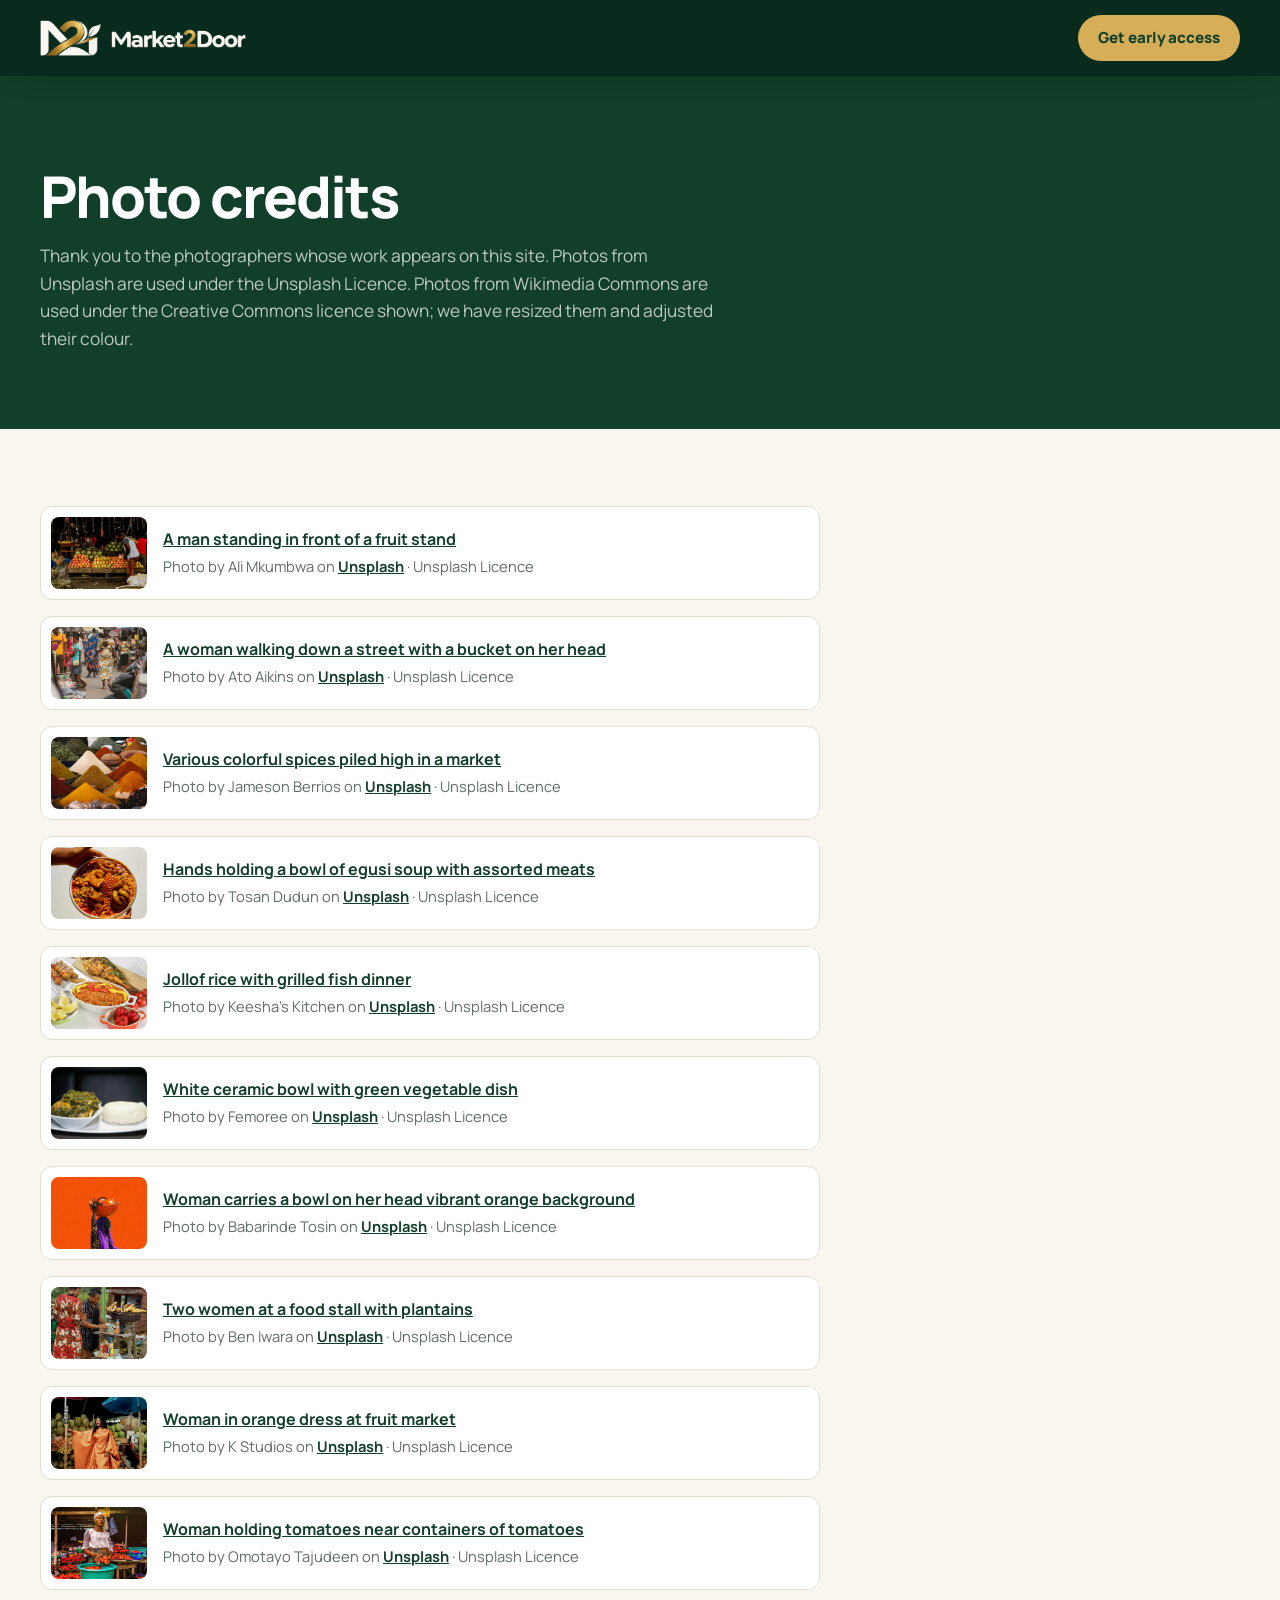
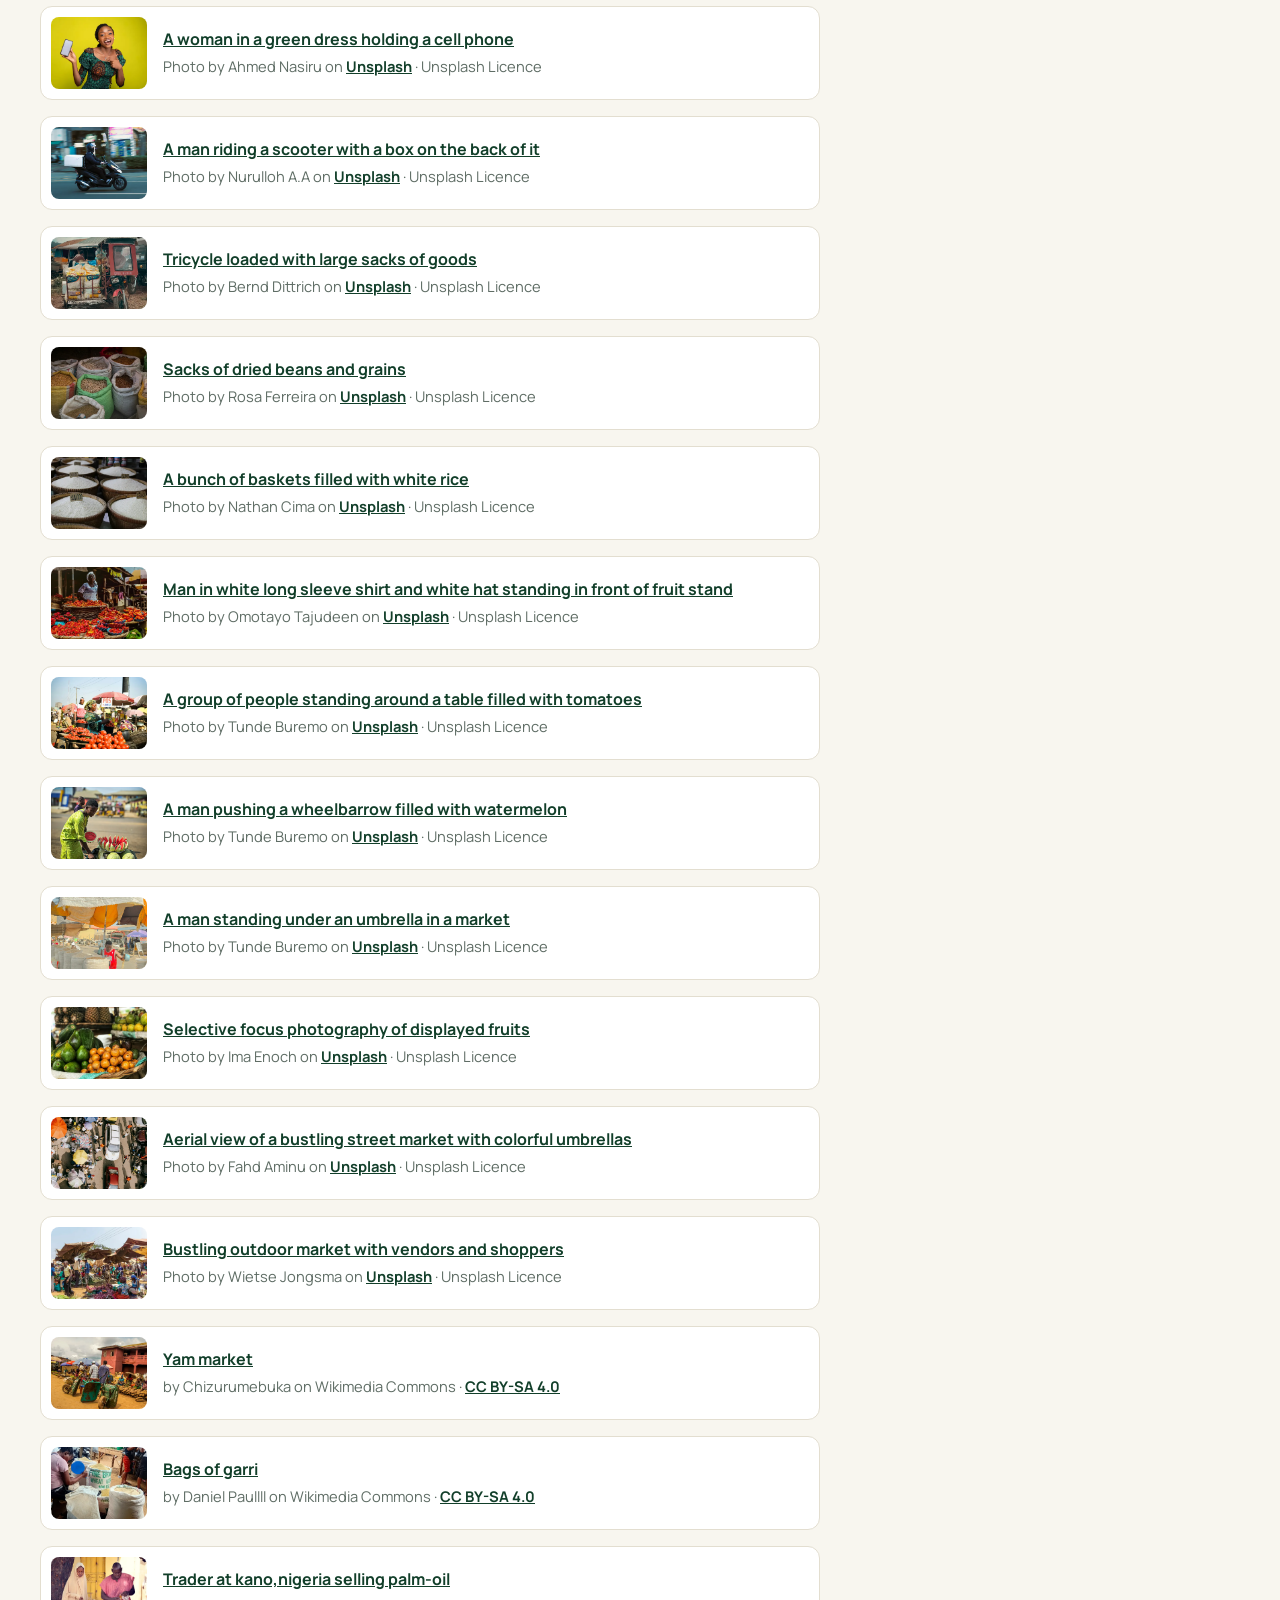
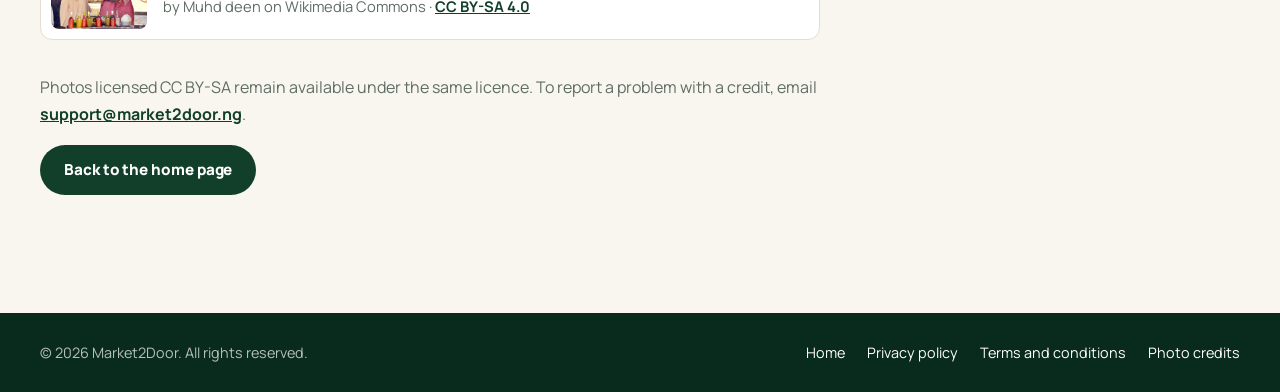
<file: credits.html>
<!DOCTYPE html>
<html lang="en-NG">
<head>
  <meta charset="UTF-8">
  <meta name="viewport" content="width=device-width, initial-scale=1">
  <title>Photo credits · Market2Door</title>
  <meta name="description" content="Credits and licences for the photographs used on market2door.ng.">
  <link rel="canonical" href="https://market2door.ng/credits.html">
  <meta name="theme-color" content="#092B1D">
  <link rel="icon" href="assets/brand/favicon-32.png" sizes="32x32" type="image/png">
  <link rel="icon" href="assets/brand/icon-192.png" sizes="192x192" type="image/png">
  <link rel="apple-touch-icon" href="assets/brand/apple-touch-icon.png">
  <link rel="preload" href="assets/fonts/Manrope-normal-var.woff2" as="font" type="font/woff2" crossorigin>
  <link rel="stylesheet" href="assets/css/styles.css?v=13">
</head>
<body class="page">
  <a class="skip-link" href="#main">Skip to content</a>
  <header class="site-header is-solid">
    <div class="site-header__inner">
      <a class="brand" href="./" aria-label="Market2Door home">
        <img class="brand__mark" src="assets/brand/market2door-mark-reversed.png" alt="" width="339" height="200">
        <img class="brand__wordmark" src="assets/brand/market2door-wordmark-reversed.png" alt="" width="779" height="110">
      </a>
      <a class="btn btn--gold" href="./#join">Get early access</a>
    </div>
  </header>

  <main id="main">
    <section class="page-top">
      <div class="wrap">
        <h1>Photo credits</h1>
        <p>Thank you to the photographers whose work appears on this site. Photos from Unsplash are used under the Unsplash Licence. Photos from Wikimedia Commons are used under the Creative Commons licence shown; we have resized them and adjusted their colour.</p>
      </div>
    </section>
    <div class="wrap">
      <div class="prose">
        <ul class="credits">
        <li><img src="assets/img/u-fruit-stand-640.webp" alt="" width="96" height="72" loading="lazy"><div><strong><a href="https://unsplash.com/photos/a-man-standing-in-front-of-a-fruit-stand-XzgW_vYpm8M">A man standing in front of a fruit stand</a></strong><span>Photo by Ali Mkumbwa on <a href="https://unsplash.com/">Unsplash</a> · Unsplash Licence</span></div></li>
        <li><img src="assets/img/u-market-walk-640.webp" alt="" width="96" height="72" loading="lazy"><div><strong><a href="https://unsplash.com/photos/a-woman-walking-down-a-street-with-a-bucket-on-her-head-xzM6dK7nxME">A woman walking down a street with a bucket on her head</a></strong><span>Photo by Ato Aikins on <a href="https://unsplash.com/">Unsplash</a> · Unsplash Licence</span></div></li>
        <li><img src="assets/img/u-spices-pile-640.webp" alt="" width="96" height="72" loading="lazy"><div><strong><a href="https://unsplash.com/photos/various-colorful-spices-piled-high-in-a-market-tfbzEN-GjW4">Various colorful spices piled high in a market</a></strong><span>Photo by Jameson Berrios on <a href="https://unsplash.com/">Unsplash</a> · Unsplash Licence</span></div></li>
        <li><img src="assets/img/u-egusi-soup-640.webp" alt="" width="96" height="72" loading="lazy"><div><strong><a href="https://unsplash.com/photos/hands-holding-a-bowl-of-egusi-soup-with-assorted-meats-0A03YQqU4CU">Hands holding a bowl of egusi soup with assorted meats</a></strong><span>Photo by Tosan Dudun on <a href="https://unsplash.com/">Unsplash</a> · Unsplash Licence</span></div></li>
        <li><img src="assets/img/u-jollof-640.webp" alt="" width="96" height="72" loading="lazy"><div><strong><a href="https://unsplash.com/photos/jollof-rice-with-grilled-fish-dinner-PqG32DYCTM8">Jollof rice with grilled fish dinner</a></strong><span>Photo by Keesha's Kitchen on <a href="https://unsplash.com/">Unsplash</a> · Unsplash Licence</span></div></li>
        <li><img src="assets/img/u-efo-riro-640.webp" alt="" width="96" height="72" loading="lazy"><div><strong><a href="https://unsplash.com/photos/white-ceramic-bowl-with-green-vegetable-dish-kn_ANxnwCQ0">White ceramic bowl with green vegetable dish</a></strong><span>Photo by Femoree on <a href="https://unsplash.com/">Unsplash</a> · Unsplash Licence</span></div></li>
        <li><img src="assets/img/u-lagos-hawker-640.webp" alt="" width="96" height="72" loading="lazy"><div><strong><a href="https://unsplash.com/photos/woman-carries-a-bowl-on-her-head-vibrant-orange-background-ZMh1eA4jaCo">Woman carries a bowl on her head vibrant orange background</a></strong><span>Photo by Babarinde Tosin on <a href="https://unsplash.com/">Unsplash</a> · Unsplash Licence</span></div></li>
        <li><img src="assets/img/u-plantain-stall-640.webp" alt="" width="96" height="72" loading="lazy"><div><strong><a href="https://unsplash.com/photos/two-women-at-a-food-stall-with-plantains-w1EaPjX71Sw">Two women at a food stall with plantains</a></strong><span>Photo by Ben Iwara on <a href="https://unsplash.com/">Unsplash</a> · Unsplash Licence</span></div></li>
        <li><img src="assets/img/u-orange-dress-market-640.webp" alt="" width="96" height="72" loading="lazy"><div><strong><a href="https://unsplash.com/photos/woman-in-orange-dress-at-fruit-market-YRQUBUhR64c">Woman in orange dress at fruit market</a></strong><span>Photo by K Studios on <a href="https://unsplash.com/">Unsplash</a> · Unsplash Licence</span></div></li>
        <li><img src="assets/img/u-tomato-seller-640.webp" alt="" width="96" height="72" loading="lazy"><div><strong><a href="https://unsplash.com/photos/woman-holding-tomatoes-near-containers-of-tomatoes-zlZnNIS7eDk">Woman holding tomatoes near containers of tomatoes</a></strong><span>Photo by Omotayo Tajudeen on <a href="https://unsplash.com/">Unsplash</a> · Unsplash Licence</span></div></li>
        <li><img src="assets/img/u-phone-woman-640.webp" alt="" width="96" height="72" loading="lazy"><div><strong><a href="https://unsplash.com/photos/a-woman-in-a-green-dress-holding-a-cell-phone-86h-VV5jYmg">A woman in a green dress holding a cell phone</a></strong><span>Photo by Ahmed Nasiru on <a href="https://unsplash.com/">Unsplash</a> · Unsplash Licence</span></div></li>
        <li><img src="assets/img/u-delivery-scooter-640.webp" alt="" width="96" height="72" loading="lazy"><div><strong><a href="https://unsplash.com/photos/a-man-riding-a-scooter-with-a-box-on-the-back-of-it-4_Ha_neGOEY">A man riding a scooter with a box on the back of it</a></strong><span>Photo by Nurulloh A.A on <a href="https://unsplash.com/">Unsplash</a> · Unsplash Licence</span></div></li>
        <li><img src="assets/img/u-tricycle-sacks-640.webp" alt="" width="96" height="72" loading="lazy"><div><strong><a href="https://unsplash.com/photos/tricycle-loaded-with-large-sacks-of-goods-drpCP4jWEN0">Tricycle loaded with large sacks of goods</a></strong><span>Photo by Bernd Dittrich on <a href="https://unsplash.com/">Unsplash</a> · Unsplash Licence</span></div></li>
        <li><img src="assets/img/u-grain-sacks-640.webp" alt="" width="96" height="72" loading="lazy"><div><strong><a href="https://unsplash.com/photos/sacks-of-dried-beans-and-grains-NV7JE-epsPg">Sacks of dried beans and grains</a></strong><span>Photo by Rosa Ferreira on <a href="https://unsplash.com/">Unsplash</a> · Unsplash Licence</span></div></li>
        <li><img src="assets/img/u-rice-baskets-640.webp" alt="" width="96" height="72" loading="lazy"><div><strong><a href="https://unsplash.com/photos/a-bunch-of-baskets-filled-with-white-rice-n2sy8zlngYo">A bunch of baskets filled with white rice</a></strong><span>Photo by Nathan Cima on <a href="https://unsplash.com/">Unsplash</a> · Unsplash Licence</span></div></li>
        <li><img src="assets/img/u-hero-produce-640.webp" alt="" width="96" height="72" loading="lazy"><div><strong><a href="https://unsplash.com/photos/man-in-white-long-sleeve-shirt-and-white-hat-standing-in-front-of-fruit-stand-ME416b6sp2I">Man in white long sleeve shirt and white hat standing in front of fruit stand</a></strong><span>Photo by Omotayo Tajudeen on <a href="https://unsplash.com/">Unsplash</a> · Unsplash Licence</span></div></li>
        <li><img src="assets/img/u-tomato-table-640.webp" alt="" width="96" height="72" loading="lazy"><div><strong><a href="https://unsplash.com/photos/a-group-of-people-standing-around-a-table-filled-with-tomatoes-cnVn4Gg4b00">A group of people standing around a table filled with tomatoes</a></strong><span>Photo by Tunde Buremo on <a href="https://unsplash.com/">Unsplash</a> · Unsplash Licence</span></div></li>
        <li><img src="assets/img/u-watermelon-seller-640.webp" alt="" width="96" height="72" loading="lazy"><div><strong><a href="https://unsplash.com/photos/a-man-pushing-a-wheelbarrow-filled-with-watermelon-jsRtk72ZgKQ">A man pushing a wheelbarrow filled with watermelon</a></strong><span>Photo by Tunde Buremo on <a href="https://unsplash.com/">Unsplash</a> · Unsplash Licence</span></div></li>
        <li><img src="assets/img/u-grain-bags-market-640.webp" alt="" width="96" height="72" loading="lazy"><div><strong><a href="https://unsplash.com/photos/a-man-standing-under-an-umbrella-in-a-market-NgH0WKgVR0A">A man standing under an umbrella in a market</a></strong><span>Photo by Tunde Buremo on <a href="https://unsplash.com/">Unsplash</a> · Unsplash Licence</span></div></li>
        <li><img src="assets/img/u-fruit-basket-640.webp" alt="" width="96" height="72" loading="lazy"><div><strong><a href="https://unsplash.com/photos/selective-focus-photography-of-displayed-fruits-SAzxVLbZWkk">Selective focus photography of displayed fruits</a></strong><span>Photo by Ima Enoch on <a href="https://unsplash.com/">Unsplash</a> · Unsplash Licence</span></div></li>
        <li><img src="assets/img/u-aerial-umbrellas-640.webp" alt="" width="96" height="72" loading="lazy"><div><strong><a href="https://unsplash.com/photos/aerial-view-of-a-bustling-street-market-with-colorful-umbrellas-IWMQ5P9HxYM">Aerial view of a bustling street market with colorful umbrellas</a></strong><span>Photo by Fahd Aminu on <a href="https://unsplash.com/">Unsplash</a> · Unsplash Licence</span></div></li>
        <li><img src="assets/img/u-busy-market-640.webp" alt="" width="96" height="72" loading="lazy"><div><strong><a href="https://unsplash.com/photos/bustling-outdoor-market-with-vendors-and-shoppers--OAYEZu641U">Bustling outdoor market with vendors and shoppers</a></strong><span>Photo by Wietse Jongsma on <a href="https://unsplash.com/">Unsplash</a> · Unsplash Licence</span></div></li>
        <li><img src="assets/img/yam-640.webp" alt="" width="96" height="72" loading="lazy"><div><strong><a href="https://commons.wikimedia.org/wiki/File:Yam_market.jpg">Yam market</a></strong><span>by Chizurumebuka on Wikimedia Commons · <a href="https://creativecommons.org/licenses/by-sa/4.0">CC BY-SA 4.0</a></span></div></li>
        <li><img src="assets/img/garri-bags-640.webp" alt="" width="96" height="72" loading="lazy"><div><strong><a href="https://commons.wikimedia.org/wiki/File:Bags_of_garri.jpg">Bags of garri</a></strong><span>by Daniel Paullll on Wikimedia Commons · <a href="https://creativecommons.org/licenses/by-sa/4.0">CC BY-SA 4.0</a></span></div></li>
        <li><img src="assets/img/palm-oil-bottles-640.webp" alt="" width="96" height="72" loading="lazy"><div><strong><a href="https://commons.wikimedia.org/wiki/File:Trader_at_kano,nigeria_selling_palm-oil.jpg">Trader at kano,nigeria selling palm-oil</a></strong><span>by Muhd deen on Wikimedia Commons · <a href="https://creativecommons.org/licenses/by-sa/4.0">CC BY-SA 4.0</a></span></div></li>





        </ul>
        <p style="margin-top:28px">Photos licensed CC BY-SA remain available under the same licence. To report a problem with a credit, email <a href="mailto:support@market2door.ng">support@market2door.ng</a>.</p>
        <p><a class="btn btn--green" href="./">Back to the home page</a></p>
      </div>
    </div>
  </main>
  <footer class="footer">
    <div class="wrap">
      <div class="footer__base">
        <p>© 2026 Market2Door. All rights reserved.</p>
        <ul>
          <li><a href="./">Home</a></li>
          <li><a href="privacy.html">Privacy policy</a></li>
          <li><a href="terms.html">Terms and conditions</a></li>
          <li><a href="credits.html">Photo credits</a></li>
        </ul>
      </div>
    </div>
  </footer>
</body>
</html>
</file>
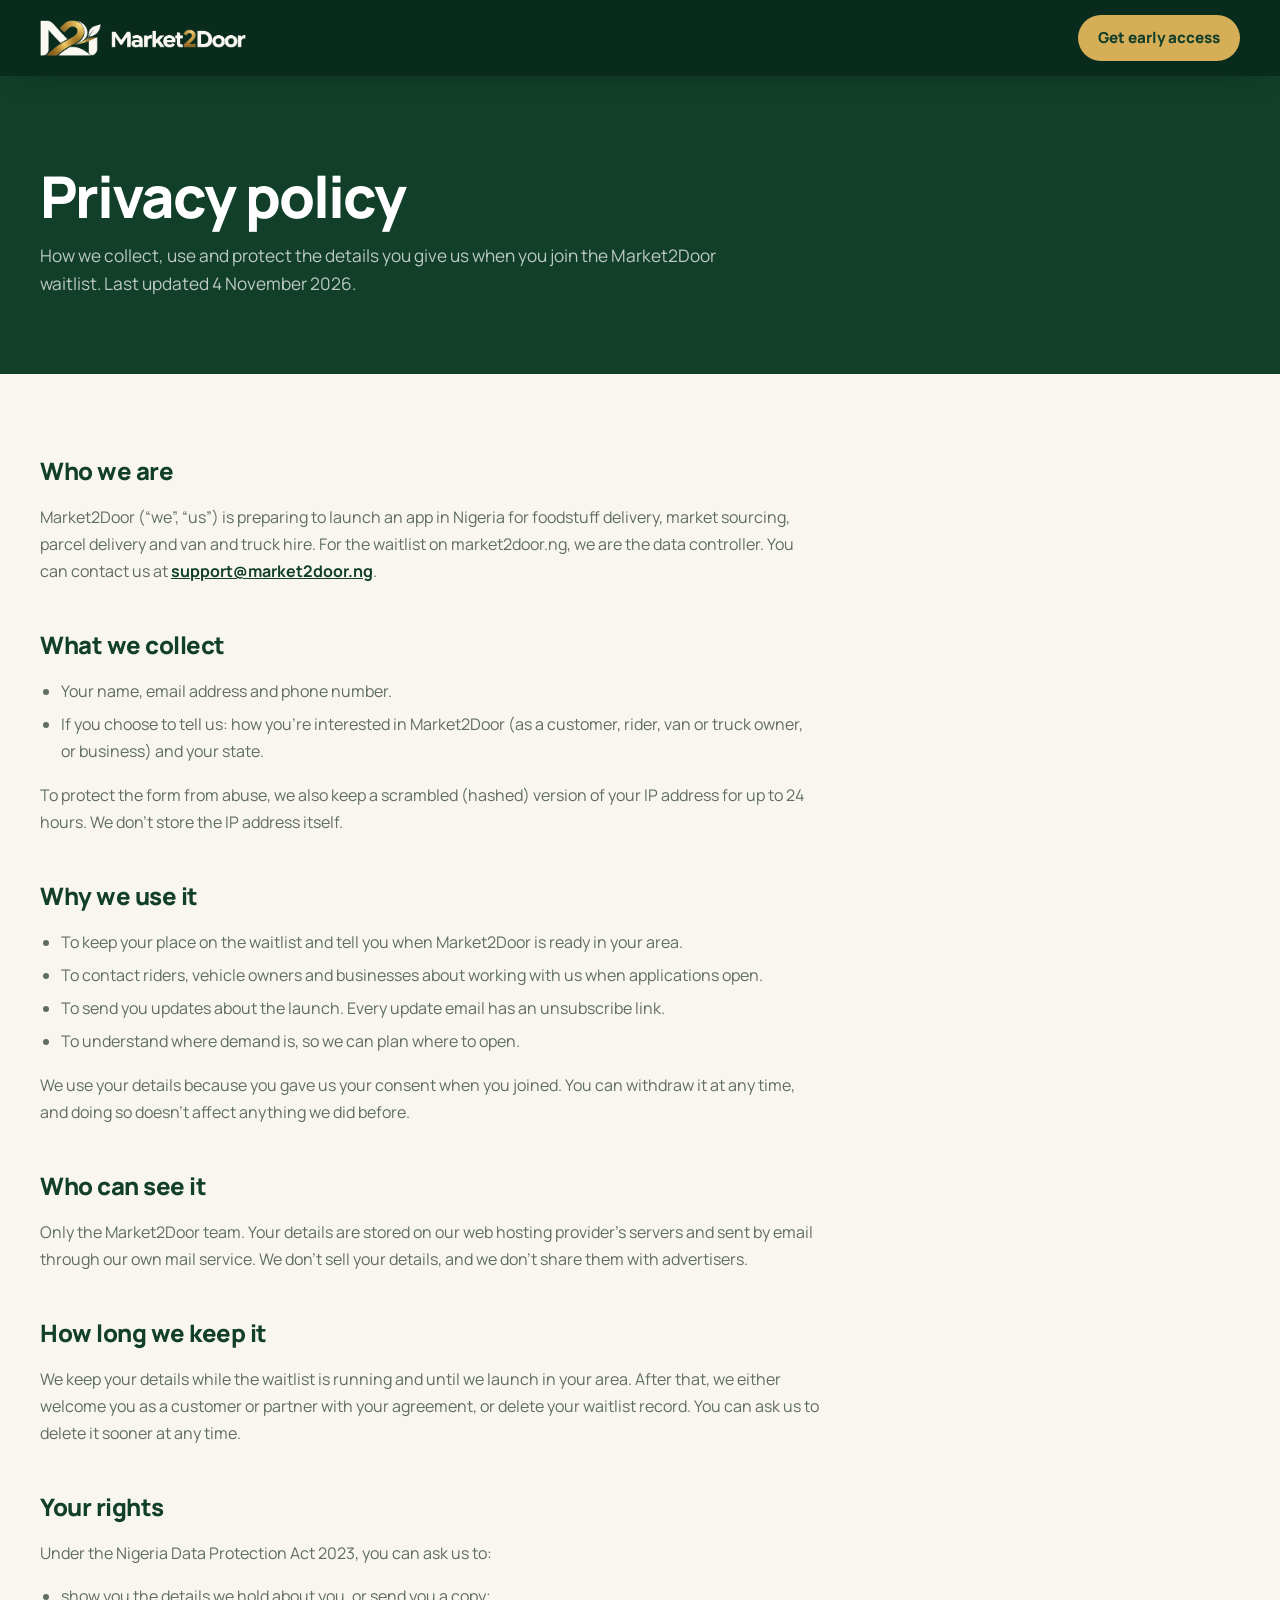
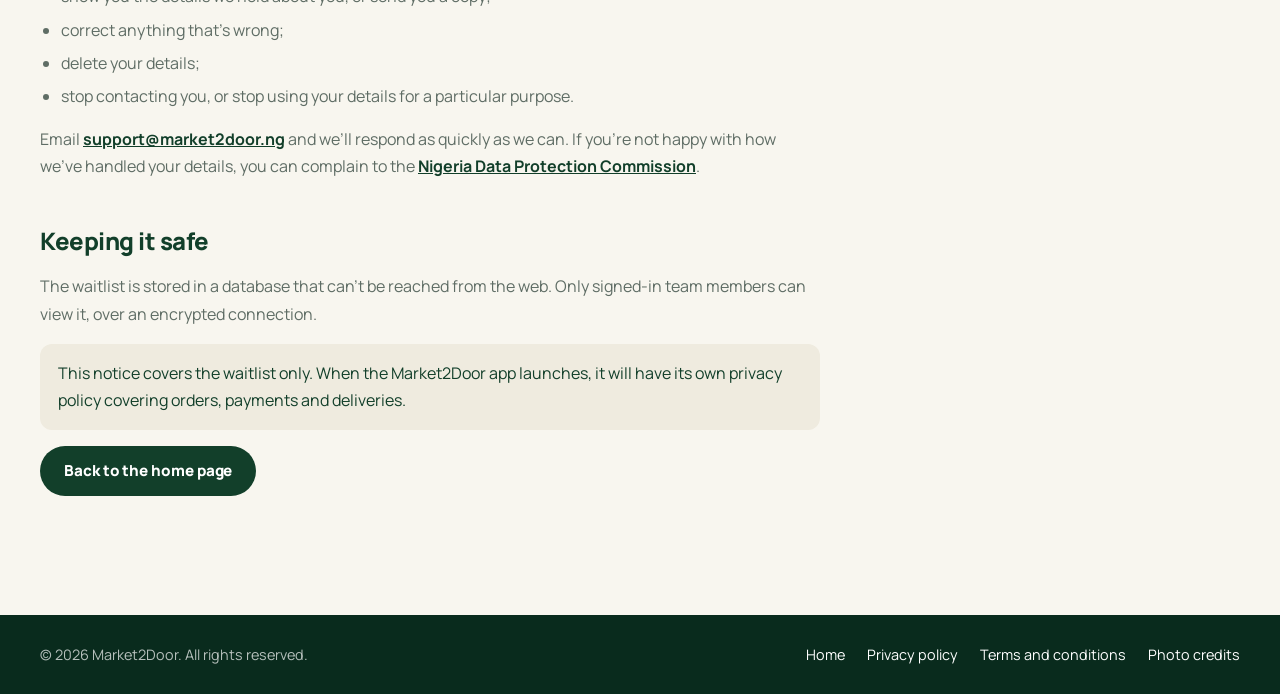
<file: privacy.html>
<!DOCTYPE html>
<html lang="en-NG">
<head>
  <meta charset="UTF-8">
  <meta name="viewport" content="width=device-width, initial-scale=1">
  <title>Privacy policy · Market2Door</title>
  <meta name="description" content="How Market2Door collects, uses and protects the details you give when you join the waitlist.">
  <link rel="canonical" href="https://market2door.ng/privacy.html">
  <meta name="theme-color" content="#092B1D">
  <link rel="icon" href="assets/brand/favicon-32.png" sizes="32x32" type="image/png">
  <link rel="icon" href="assets/brand/icon-192.png" sizes="192x192" type="image/png">
  <link rel="apple-touch-icon" href="assets/brand/apple-touch-icon.png">
  <link rel="preload" href="assets/fonts/Manrope-normal-var.woff2" as="font" type="font/woff2" crossorigin>
  <link rel="stylesheet" href="assets/css/styles.css?v=13">
</head>
<body class="page">
  <a class="skip-link" href="#main">Skip to content</a>
  <header class="site-header is-solid">
    <div class="site-header__inner">
      <a class="brand" href="./" aria-label="Market2Door home">
        <img class="brand__mark" src="assets/brand/market2door-mark-reversed.png" alt="" width="339" height="200">
        <img class="brand__wordmark" src="assets/brand/market2door-wordmark-reversed.png" alt="" width="779" height="110">
      </a>
      <a class="btn btn--gold" href="./#join">Get early access</a>
    </div>
  </header>

  <main id="main">
    <section class="page-top">
      <div class="wrap">
        <h1>Privacy policy</h1>
        <p>How we collect, use and protect the details you give us when you join the Market2Door waitlist. Last updated 4 November 2026.</p>
      </div>
    </section>
    <!-- TODO(market2door): add the registered company name and address under "Who we are" and have this notice reviewed before launch. -->
    <div class="wrap">
      <article class="prose">
        <h2>Who we are</h2>
        <p>Market2Door (“we”, “us”) is preparing to launch an app in Nigeria for foodstuff delivery, market sourcing, parcel delivery and van and truck hire. For the waitlist on market2door.ng, we are the data controller. You can contact us at <a href="mailto:support@market2door.ng">support@market2door.ng</a>.</p>

        <h2>What we collect</h2>
        <ul>
          <li>Your name, email address and phone number.</li>
          <li>If you choose to tell us: how you’re interested in Market2Door (as a customer, rider, van or truck owner, or business) and your state.</li>
        </ul>
        <p>To protect the form from abuse, we also keep a scrambled (hashed) version of your IP address for up to 24 hours. We don’t store the IP address itself.</p>

        <h2>Why we use it</h2>
        <ul>
          <li>To keep your place on the waitlist and tell you when Market2Door is ready in your area.</li>
          <li>To contact riders, vehicle owners and businesses about working with us when applications open.</li>
          <li>To send you updates about the launch. Every update email has an unsubscribe link.</li>
          <li>To understand where demand is, so we can plan where to open.</li>
        </ul>
        <p>We use your details because you gave us your consent when you joined. You can withdraw it at any time, and doing so doesn’t affect anything we did before.</p>

        <h2>Who can see it</h2>
        <p>Only the Market2Door team. Your details are stored on our web hosting provider’s servers and sent by email through our own mail service. We don’t sell your details, and we don’t share them with advertisers.</p>

        <h2>How long we keep it</h2>
        <p>We keep your details while the waitlist is running and until we launch in your area. After that, we either welcome you as a customer or partner with your agreement, or delete your waitlist record. You can ask us to delete it sooner at any time.</p>

        <h2>Your rights</h2>
        <p>Under the Nigeria Data Protection Act 2023, you can ask us to:</p>
        <ul>
          <li>show you the details we hold about you, or send you a copy;</li>
          <li>correct anything that’s wrong;</li>
          <li>delete your details;</li>
          <li>stop contacting you, or stop using your details for a particular purpose.</li>
        </ul>
        <p>Email <a href="mailto:support@market2door.ng">support@market2door.ng</a> and we’ll respond as quickly as we can. If you’re not happy with how we’ve handled your details, you can complain to the <a href="https://ndpc.gov.ng/">Nigeria Data Protection Commission</a>.</p>

        <h2>Keeping it safe</h2>
        <p>The waitlist is stored in a database that can’t be reached from the web. Only signed-in team members can view it, over an encrypted connection.</p>

        <p class="note">This notice covers the waitlist only. When the Market2Door app launches, it will have its own privacy policy covering orders, payments and deliveries.</p>
        <p><a class="btn btn--green" href="./">Back to the home page</a></p>
      </article>
    </div>
  </main>
  <footer class="footer">
    <div class="wrap">
      <div class="footer__base">
        <p>© 2026 Market2Door. All rights reserved.</p>
        <ul>
          <li><a href="./">Home</a></li>
          <li><a href="privacy.html">Privacy policy</a></li>
          <li><a href="terms.html">Terms and conditions</a></li>
          <li><a href="credits.html">Photo credits</a></li>
        </ul>
      </div>
    </div>
  </footer>
</body>
</html>
</file>
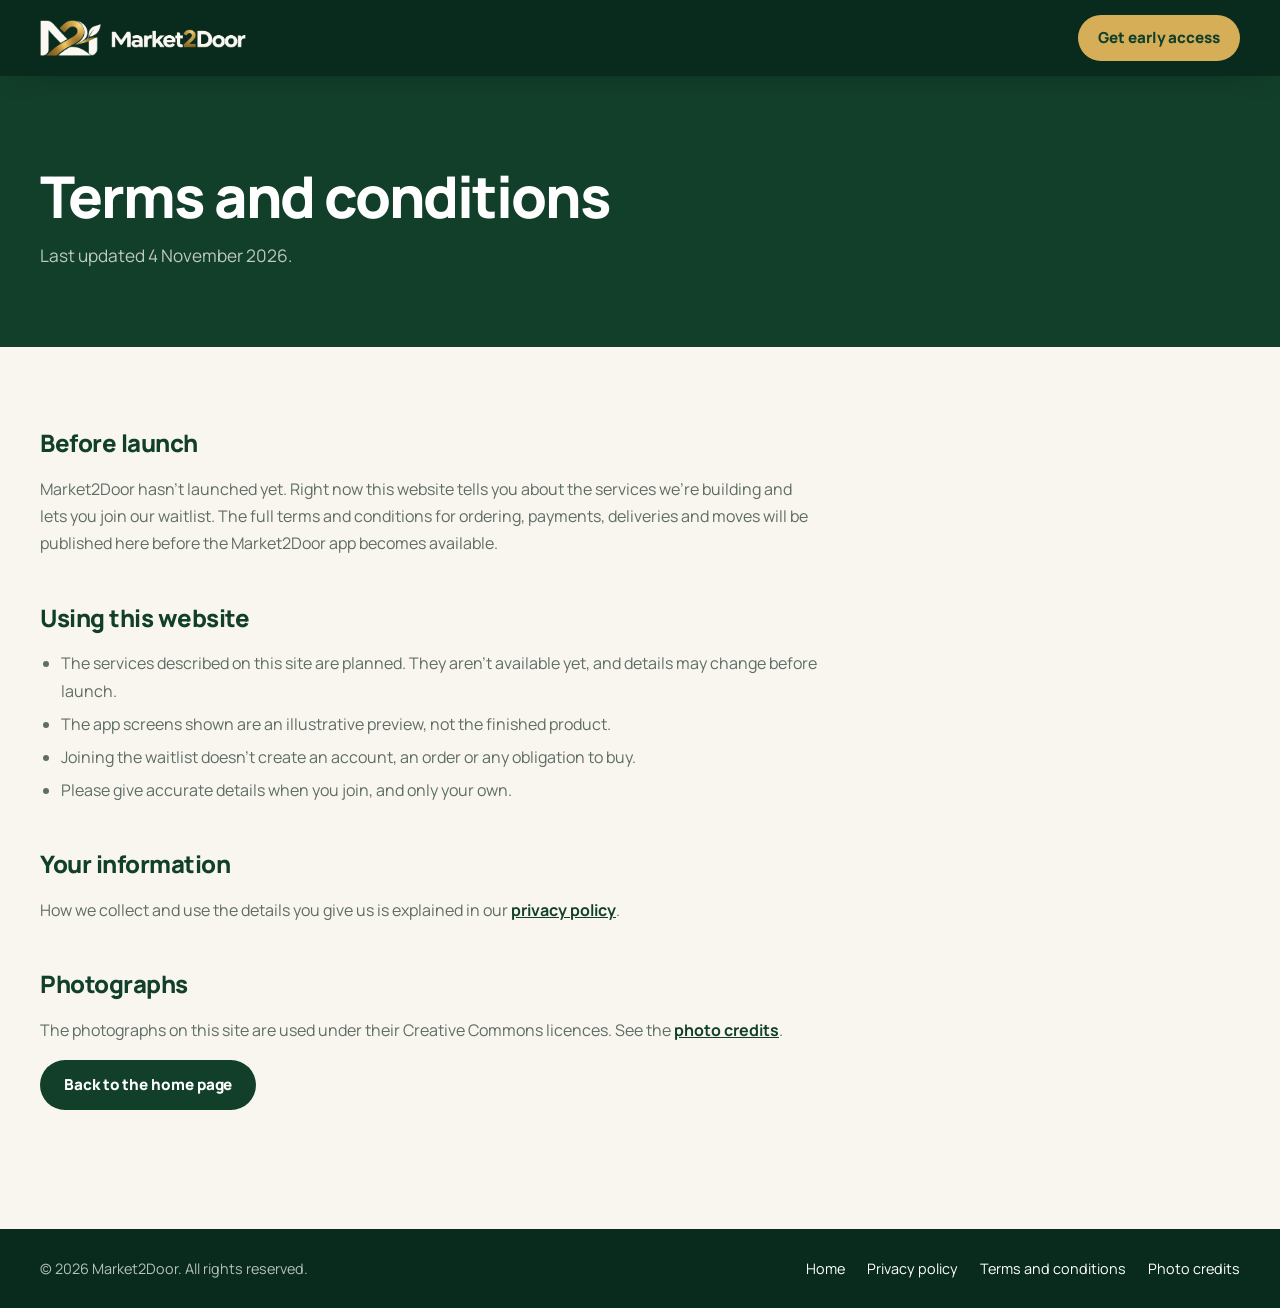
<file: terms.html>
<!DOCTYPE html>
<html lang="en-NG">
<head>
  <meta charset="UTF-8">
  <meta name="viewport" content="width=device-width, initial-scale=1">
  <title>Terms and conditions · Market2Door</title>
  <meta name="description" content="Terms for using the Market2Door website and waitlist.">
  <link rel="canonical" href="https://market2door.ng/terms.html">
  <meta name="theme-color" content="#092B1D">
  <link rel="icon" href="assets/brand/favicon-32.png" sizes="32x32" type="image/png">
  <link rel="icon" href="assets/brand/icon-192.png" sizes="192x192" type="image/png">
  <link rel="apple-touch-icon" href="assets/brand/apple-touch-icon.png">
  <link rel="preload" href="assets/fonts/Manrope-normal-var.woff2" as="font" type="font/woff2" crossorigin>
  <link rel="stylesheet" href="assets/css/styles.css?v=13">
</head>
<body class="page">
  <a class="skip-link" href="#main">Skip to content</a>
  <header class="site-header is-solid">
    <div class="site-header__inner">
      <a class="brand" href="./" aria-label="Market2Door home">
        <img class="brand__mark" src="assets/brand/market2door-mark-reversed.png" alt="" width="339" height="200">
        <img class="brand__wordmark" src="assets/brand/market2door-wordmark-reversed.png" alt="" width="779" height="110">
      </a>
      <a class="btn btn--gold" href="./#join">Get early access</a>
    </div>
  </header>
  <main id="main">
    <section class="page-top">
      <div class="wrap">
        <h1>Terms and conditions</h1>
        <p>Last updated 4 November 2026.</p>
      </div>
    </section>
    <!-- TODO(market2door): replace with the full terms, reviewed by a lawyer, before the app launches. -->
    <div class="wrap">
      <article class="prose">
        <h2>Before launch</h2>
        <p>Market2Door hasn’t launched yet. Right now this website tells you about the services we’re building and lets you join our waitlist. The full terms and conditions for ordering, payments, deliveries and moves will be published here before the Market2Door app becomes available.</p>
        <h2>Using this website</h2>
        <ul>
          <li>The services described on this site are planned. They aren’t available yet, and details may change before launch.</li>
          <li>The app screens shown are an illustrative preview, not the finished product.</li>
          <li>Joining the waitlist doesn’t create an account, an order or any obligation to buy.</li>
          <li>Please give accurate details when you join, and only your own.</li>
        </ul>
        <h2>Your information</h2>
        <p>How we collect and use the details you give us is explained in our <a href="privacy.html">privacy policy</a>.</p>
        <h2>Photographs</h2>
        <p>The photographs on this site are used under their Creative Commons licences. See the <a href="credits.html">photo credits</a>.</p>
        <p><a class="btn btn--green" href="./">Back to the home page</a></p>
      </article>
    </div>
  </main>
  <footer class="footer">
    <div class="wrap">
      <div class="footer__base">
        <p>© 2026 Market2Door. All rights reserved.</p>
        <ul>
          <li><a href="./">Home</a></li>
          <li><a href="privacy.html">Privacy policy</a></li>
          <li><a href="terms.html">Terms and conditions</a></li>
          <li><a href="credits.html">Photo credits</a></li>
        </ul>
      </div>
    </div>
  </footer>
</body>
</html>
</file>
<file: assets/css/styles.css>
/* =========================================================
   Market2Door — Coming Soon landing page (built on the oqevira.com template; token names kept: navy = forest green, coral = warm gold)
   ========================================================= */

/* Manrope is hosted with the site (SIL Open Font Licence) */
@font-face { font-family: 'Manrope'; font-style: normal; font-weight: 400 800; font-display: swap; src: url('../fonts/Manrope-normal-var.woff2') format('woff2'); }

:root {
  --navy: #123F2A;
  --navy-900: #092B1D;
  --navy-700: #1B5238;
  --coral: #D6AE58;
  --coral-600: #C79A3E;
  --coral-ink: #8C6A1F;          /* coral for small text on light backgrounds (AA) */
  --white: #FFFFFF;
  --ivory: #F8F6EF;
  --sand: #EFEBDF;
  --line: #E3DED0;
  --gray-400: #93A097;
  --gray-500: #5F6D65;
  --ink: var(--navy);

  --font: "Manrope", system-ui, -apple-system, "Segoe UI", Roboto, sans-serif;

  --radius-sm: 12px;
  --radius: 20px;
  --radius-lg: 32px;

  --shadow-sm: 0 2px 8px rgba(18, 63, 42, .06);
  --shadow: 0 24px 60px -24px rgba(18, 63, 42, .28);
  --shadow-phone: 0 40px 80px -30px rgba(6, 28, 18, .55), 0 18px 36px -18px rgba(6, 28, 18, .35);

  --gutter: clamp(16px, 4vw, 40px);
  --max: 1240px;
  --header-h: 76px;
  --ease: cubic-bezier(.22, .61, .36, 1);
  --ease-out: cubic-bezier(.16, 1, .3, 1);
}

/* ---------- Base ---------- */
*, *::before, *::after { box-sizing: border-box; }
html { scroll-behavior: smooth; -webkit-text-size-adjust: 100%; scroll-padding-top: calc(var(--header-h) - 8px); }
body {
  margin: 0;
  font-family: var(--font);
  font-size: 1rem;
  line-height: 1.6;
  color: var(--ink);
  background: var(--ivory);
  -webkit-font-smoothing: antialiased;
  overflow-x: hidden;
}
img { display: block; max-width: 100%; }
a { color: inherit; }
h1, h2, h3, p { margin: 0; }
ul { margin: 0; padding: 0; list-style: none; }
button { font: inherit; }
svg { flex-shrink: 0; }
:focus-visible { outline: 2.5px solid var(--coral); outline-offset: 3px; border-radius: 6px; }

.container { width: 100%; max-width: calc(var(--max) + var(--gutter) * 2); margin-inline: auto; padding-inline: var(--gutter); }
.sr-only { position: absolute; width: 1px; height: 1px; padding: 0; margin: -1px; overflow: hidden; clip: rect(0 0 0 0); white-space: nowrap; border: 0; }
.skip-link { position: fixed; top: 12px; left: 12px; z-index: 100; padding: 10px 16px; border-radius: 10px; background: var(--navy); color: #fff; font-weight: 700; text-decoration: none; transform: translateY(-160%); transition: transform .2s; }
.skip-link:focus { transform: none; }

/* ---------- Type ---------- */
.h2 { font-size: clamp(2rem, 1.3rem + 2.6vw, 3.4rem); line-height: 1.06; font-weight: 700; letter-spacing: -.035em; max-width: 16ch; text-wrap: balance; }
.h3 { font-size: clamp(1.5rem, 1.2rem + 1.2vw, 2.1rem); line-height: 1.15; font-weight: 700; letter-spacing: -.03em; }
.lead { font-size: clamp(1.05rem, 1rem + .3vw, 1.2rem); line-height: 1.65; color: var(--gray-500); max-width: 46ch; }

.eyebrow {
  display: inline-flex; align-items: center; gap: 12px;
  margin-bottom: 20px;
  font-size: .78rem; font-weight: 800; letter-spacing: .18em; text-transform: uppercase;
  color: var(--coral-ink);
}
.eyebrow__line { width: 28px; height: 2px; border-radius: 2px; background: var(--coral); }
.eyebrow--on-dark { color: #fff; }
.eyebrow--center { justify-content: center; }

/* ---------- Buttons ---------- */
.btn {
  display: inline-flex; align-items: center; justify-content: center; gap: 10px;
  min-height: 46px; padding: 0 22px;
  border: 0; border-radius: 999px;
  font-weight: 700; font-size: .95rem; letter-spacing: -.005em;
  text-decoration: none; cursor: pointer; white-space: nowrap;
  transition: transform .25s var(--ease), background-color .25s, box-shadow .25s;
}
/* Navy text on coral keeps the label at AA contrast (5.2:1). */
.btn--coral { background: var(--coral); color: var(--navy); box-shadow: 0 10px 24px -12px rgba(214, 174, 88, .9); }
.btn--coral:hover { background: var(--coral-600); transform: translateY(-1px); box-shadow: 0 14px 28px -12px rgba(214, 174, 88, .95); }
.btn--coral:active { transform: translateY(0); }
.btn--lg { min-height: 56px; padding: 0 28px; font-size: 1rem; }

.text-link {
  display: inline-flex; align-items: center; gap: 10px;
  font-weight: 700; font-size: .98rem; text-decoration: none;
}
.text-link svg { width: 20px; height: 20px; }
.text-link__arrow { transition: transform .3s var(--ease); }
.text-link:hover .text-link__arrow { transform: translateX(4px); }
.text-link--light { color: #fff; }
.text-link--light:hover { color: #F3E1B8; }

.round-btn {
  display: grid; place-items: center; width: 48px; height: 48px;
  border: 1px solid var(--line); border-radius: 50%; background: var(--white); color: var(--navy);
  cursor: pointer; transition: background-color .25s, color .25s, border-color .25s, transform .25s;
}
.round-btn svg { width: 20px; height: 20px; }
.round-btn:hover { background: var(--navy); color: #fff; border-color: var(--navy); }
.round-btn:disabled { opacity: .4; cursor: default; background: var(--white); color: var(--navy); border-color: var(--line); }

/* ---------- Store buttons ---------- */
.store-row { display: flex; flex-wrap: wrap; gap: 14px; margin-top: 34px; }
.store-btn {
  position: relative;
  display: inline-flex; align-items: center; gap: 12px;
  min-width: 188px; height: 60px; padding: 0 22px 0 18px;
  border-radius: 14px;
  background: #051A10; color: #fff;
  border: 1px solid rgba(255, 255, 255, .22);
  text-decoration: none;
  transition: transform .25s var(--ease), box-shadow .25s, background-color .25s;
}
.store-btn__icon { width: 26px; height: 26px; }
.store-btn__icon--play { width: 23px; height: 23px; }
.store-btn__text { display: flex; flex-direction: column; white-space: nowrap; font-size: 1.16rem; font-weight: 700; line-height: 1.1; letter-spacing: -.01em; }
.store-btn__text small { font-size: .68rem; font-weight: 500; letter-spacing: .01em; opacity: .85; }
.store-btn__soon {
  position: absolute; top: -10px; right: 12px;
  padding: 3px 9px; border-radius: 999px;
  background: var(--coral); color: var(--navy);
  font-size: .64rem; font-weight: 800; letter-spacing: .08em; text-transform: uppercase;
  box-shadow: 0 6px 14px -6px rgba(214, 174, 88, .9);
}
.store-btn[aria-disabled="true"] { cursor: not-allowed; }
.store-btn[aria-disabled="true"] .store-btn__icon,
.store-btn[aria-disabled="true"] .store-btn__text { opacity: .78; }
.store-btn:not([aria-disabled="true"]):hover { transform: translateY(-2px); box-shadow: 0 16px 30px -16px rgba(0, 0, 0, .6); }
.store-row--dark .store-btn { border-color: transparent; }

/* ---------- Header ---------- */
.site-header {
  position: fixed; inset: 0 0 auto 0; z-index: 50;
  color: #fff;
  transition: background-color .35s var(--ease), color .35s var(--ease), box-shadow .35s var(--ease), backdrop-filter .35s;
}
.site-header__bar { display: flex; align-items: center; justify-content: space-between; height: var(--header-h); }
.site-header.is-solid {
  background: rgba(248, 246, 239, .86);
  -webkit-backdrop-filter: saturate(160%) blur(16px);
  backdrop-filter: saturate(160%) blur(16px);
  color: var(--navy);
  box-shadow: 0 1px 0 rgba(18, 63, 42, .08);
}

.brand { display: inline-flex; align-items: center; gap: 10px; text-decoration: none; color: inherit; }
.brand__logo { display: block; height: 35px; width: auto; }
.brand__logo--colour { display: none; }
.site-header.is-solid .brand__logo--reversed, .nav-open .brand__logo--reversed { display: none; }
.site-header.is-solid .brand__logo--colour, .nav-open .brand__logo--colour { display: block; }
.site-footer .brand__logo { height: 38px; }

.site-nav { display: flex; align-items: center; gap: 36px; }
.site-nav__list { display: flex; gap: 32px; }
.site-nav__list a {
  position: relative; padding: 6px 0;
  font-weight: 600; font-size: .95rem; text-decoration: none; opacity: .92;
}
.site-nav__list a::after {
  content: ""; position: absolute; left: 0; right: 0; bottom: 0; height: 2px; border-radius: 2px;
  background: var(--coral); transform: scaleX(0); transform-origin: left; transition: transform .3s var(--ease);
}
.site-nav__list a:hover { opacity: 1; }
.site-nav__list a:hover::after { transform: scaleX(1); }

.nav-toggle {
  display: none; position: relative; width: 46px; height: 46px; padding: 0;
  border: 1px solid currentColor; border-radius: 50%; background: transparent; color: inherit; cursor: pointer;
  border-color: rgba(255, 255, 255, .35);
}
.site-header.is-solid .nav-toggle { border-color: var(--line); }
.nav-toggle svg { position: absolute; inset: 0; margin: auto; width: 22px; height: 22px; transition: opacity .2s, transform .3s var(--ease); }
.nav-toggle__close { opacity: 0; transform: rotate(-45deg); }
.nav-open .nav-toggle__open { opacity: 0; transform: rotate(45deg); }
.nav-open .nav-toggle__close { opacity: 1; transform: none; }

/* ---------- Hero ---------- */
.hero {
  position: relative; isolation: isolate;
  min-height: max(720px, 100svh);
  display: flex; flex-direction: column;
  padding-top: var(--header-h);
  color: #fff; overflow: hidden;
  background: var(--navy);
}
.hero__media { position: absolute; inset: 0; z-index: -2; overflow: hidden; }
.hero__img { width: 100%; height: 115%; object-fit: cover; object-position: 50% 60%; transform: translate3d(0, 0, 0) scale(1.04); will-change: transform; }
.hero__shade {
  position: absolute; inset: 0; z-index: -1;
  background:
    linear-gradient(90deg, rgba(9, 43, 29, .86) 0%, rgba(9, 43, 29, .62) 34%, rgba(9, 43, 29, .12) 66%, rgba(9, 43, 29, 0) 100%),
    linear-gradient(0deg, rgba(9, 43, 29, .7) 0%, rgba(9, 43, 29, 0) 34%),
    linear-gradient(180deg, rgba(9, 43, 29, .5) 0%, rgba(9, 43, 29, 0) 22%);
}
.hero__inner {
  flex: 1;
  display: grid; grid-template-columns: minmax(0, 1.08fr) minmax(0, .92fr); align-items: center; gap: 48px;
  padding-block: clamp(32px, 6vh, 72px) 24px;
}
.hero__title {
  font-size: clamp(2.7rem, 1.4rem + 4.8vw, 5.6rem);
  line-height: .98; font-weight: 700; letter-spacing: -.045em;
  max-width: 11ch; text-wrap: balance;
}
.hl { position: relative; display: inline-block; white-space: nowrap; }
.hl__swash { position: absolute; left: -2%; bottom: -.08em; width: 104%; height: .2em; overflow: visible; }
.hl__swash path { fill: none; stroke: var(--coral); stroke-width: 5; stroke-linecap: round; stroke-dasharray: 210; stroke-dashoffset: 0; }
.js .hl__swash path { stroke-dashoffset: 210; animation: swash-draw 1.1s .5s var(--ease-out) forwards; }
@keyframes swash-draw { to { stroke-dashoffset: 0; } }
.hero__lead { margin-top: 26px; font-size: clamp(1.06rem, 1rem + .35vw, 1.24rem); line-height: 1.6; max-width: 44ch; color: rgba(255, 255, 255, .86); }
.hero .text-link { margin-top: 26px; }

.hero__visual { position: relative; display: flex; flex-direction: column; justify-content: center; align-items: center; min-height: 560px; }
.postcard {
  position: absolute; left: 0; top: 10%;
  width: 46%; max-width: 250px; margin: 0;
  padding: 8px 8px 0; border-radius: 22px;
  background: rgba(255, 255, 255, .96); color: var(--navy);
  box-shadow: var(--shadow-phone);
  transform: rotate(-7deg);
}
.postcard img { width: 100%; aspect-ratio: 4 / 5; object-fit: cover; border-radius: 15px; }
.postcard figcaption { display: flex; align-items: center; gap: 6px; padding: 10px 6px 12px; font-size: .82rem; font-weight: 700; }
.postcard figcaption svg { width: 15px; height: 15px; color: var(--coral); }
.phone--hero { --pw: 300px; position: relative; left: 9%; transform: rotate(3deg); }

.concept-note { font-size: .74rem; font-weight: 600; letter-spacing: .02em; color: var(--gray-500); }
.concept-note--light { position: relative; left: 9%; margin-top: 30px; color: rgba(255, 255, 255, .72); }

.hero__foot { display: flex; justify-content: space-between; align-items: center; padding-bottom: 28px; font-size: .82rem; font-weight: 600; color: rgba(255, 255, 255, .8); }
.scroll-cue { display: inline-flex; align-items: center; gap: 10px; text-decoration: none; }
.scroll-cue svg { width: 34px; height: 34px; padding: 8px; border: 1px solid rgba(255, 255, 255, .4); border-radius: 50%; }
.scroll-cue:hover svg { background: rgba(255, 255, 255, .12); }
.hero__credit { display: inline-flex; align-items: center; gap: 6px; }
.hero__credit svg { width: 15px; height: 15px; color: var(--coral); }

/* ---------- Phone mockup (all inner UI scales with --pw) ---------- */
.phone {
  --pw: 280px;
  width: var(--pw); aspect-ratio: 9 / 19.3;
  padding: calc(var(--pw) * .034);
  border-radius: calc(var(--pw) * .165);
  background: linear-gradient(145deg, #24543B, #06211A 40%, #133826);
  box-shadow: var(--shadow-phone), inset 0 0 0 1.5px rgba(255, 255, 255, .12);
  container-type: inline-size;
  flex-shrink: 0;
}
.phone__screen {
  position: relative; height: 100%; overflow: hidden;
  border-radius: calc(var(--pw) * .135);
  background: var(--ivory); color: var(--navy);
  font-size: 4.3cqw; line-height: 1.35;
}
.phone__screen svg { width: 1.2em; height: 1.2em; }
.phone__island { position: absolute; top: 2.2%; left: 50%; z-index: 5; width: 31%; height: 3.3%; border-radius: 99px; background: #03110A; transform: translateX(-50%); }

.ui-status { display: flex; justify-content: space-between; align-items: center; padding: 1.15em 1.9em .4em 2.2em; font-size: .86em; font-weight: 700; }
.ui-status--light { color: #fff; position: relative; z-index: 2; }
.ui-status__icons { display: inline-flex; align-items: center; gap: .35em; }
.ui-status__icons i { display: block; background: currentColor; }
.ui-status__icons .sig { width: 1.05em; height: .66em; clip-path: polygon(0 100%, 100% 0, 100% 100%); border-radius: 1px; }
.ui-status__icons .wifi { width: .95em; height: .66em; clip-path: polygon(50% 100%, 0 25%, 15% 0, 85% 0, 100% 25%); }
.ui-status__icons .bat { width: 1.55em; height: .72em; border-radius: .2em; }

.ui-pad { padding: .9em 1.45em 0; }
.ui-top { display: flex; justify-content: space-between; align-items: center; margin-bottom: 1em; }
.ui-muted { font-size: .84em; font-weight: 600; color: var(--gray-500); }
.ui-h { font-size: 1.55em; font-weight: 800; letter-spacing: -.035em; line-height: 1.12; }
.ui-iconbtn { display: grid; place-items: center; width: 2.5em; height: 2.5em; border-radius: 50%; background: #fff; box-shadow: var(--shadow-sm); }
.ui-iconbtn svg { width: 1.15em; height: 1.15em; }

.ui-search { display: flex; align-items: center; gap: .65em; height: 3.2em; padding: 0 .4em 0 1em; border-radius: 1.1em; background: #fff; box-shadow: 0 .4em 1.2em -.6em rgba(18, 63, 42, .3); font-size: .86em; color: var(--gray-400); }
.ui-search > svg { color: var(--navy); }
.ui-search span:not(.ui-search__filter) { flex: 1; white-space: nowrap; overflow: hidden; text-overflow: ellipsis; }
.ui-search__filter { display: grid; place-items: center; width: 2.4em; height: 2.4em; border-radius: .8em; background: var(--navy); color: #fff; }

.ui-chips { display: flex; gap: .45em; margin: 1em -1.45em 1em 0; overflow: hidden; }
.ui-chips span { flex-shrink: 0; padding: .45em .95em; border-radius: 99px; background: #fff; border: 1px solid var(--line); font-size: .8em; font-weight: 700; }
.ui-chips .is-active { background: var(--coral); border-color: var(--coral); color: var(--navy); }

.ui-feature { position: relative; height: 14.2em; border-radius: 1.3em; overflow: hidden; background-size: cover; background-position: center; color: #fff; }
.ui-feature::after { content: ""; position: absolute; inset: 0; background: linear-gradient(0deg, rgba(6, 28, 18, .78), rgba(6, 28, 18, 0) 60%); }
.ui-feature__heart { position: absolute; top: .8em; right: .8em; z-index: 1; display: grid; place-items: center; width: 2.3em; height: 2.3em; border-radius: 50%; background: rgba(255, 255, 255, .28); backdrop-filter: blur(6px); }
.ui-feature__heart svg { width: 1.05em; height: 1.05em; }
.ui-feature__body { position: absolute; left: 1em; right: 1em; bottom: .95em; z-index: 1; }
.ui-tag { display: inline-block; padding: .25em .7em; border-radius: 99px; background: rgba(255, 255, 255, .22); backdrop-filter: blur(6px); font-size: .7em; font-weight: 700; letter-spacing: .03em; }
.ui-feature__title { margin-top: .35em; font-size: 1.3em; font-weight: 800; letter-spacing: -.03em; }
.ui-feature__sub { display: flex; align-items: center; gap: .3em; font-size: .8em; opacity: .9; }
.ui-feature__sub svg { width: 1em; height: 1em; }

.ui-rowhead { display: flex; justify-content: space-between; align-items: baseline; margin: 1.05em 0 .65em; font-size: 1em; font-weight: 800; letter-spacing: -.02em; }
.ui-link { font-size: .78em; font-weight: 700; color: var(--coral-ink); }
.ui-minis { display: grid; grid-template-columns: 1fr 1fr; gap: .75em; }
.ui-mini { padding: .4em .4em .6em; border-radius: 1.1em; background: #fff; box-shadow: var(--shadow-sm); }
.ui-mini__img { display: block; height: 7.2em; border-radius: .8em; background-size: cover; background-position: center; }
.ui-mini p { margin-top: .45em; padding-inline: .3em; font-size: .84em; font-weight: 800; letter-spacing: -.01em; }
.ui-mini small { display: block; padding-inline: .3em; font-size: .72em; color: var(--gray-500); font-weight: 600; }

.ui-tabbar {
  position: absolute; left: .9em; right: .9em; bottom: .9em; z-index: 3;
  display: flex; justify-content: space-between; align-items: center;
  height: 3.9em; padding: 0 .55em;
  border-radius: 1.6em; background: var(--navy); color: rgba(255, 255, 255, .7);
  box-shadow: 0 .8em 1.6em -.8em rgba(6, 28, 18, .6);
}
.ui-tabbar span { display: inline-flex; align-items: center; justify-content: center; gap: .4em; min-width: 2.8em; height: 2.8em; font-size: .78em; font-weight: 800; }
.ui-tabbar svg { width: 1.45em; height: 1.45em; }
.ui-tabbar .is-active { padding: 0 1em; border-radius: 99px; background: var(--coral); color: var(--navy); }

.ui-seg { display: flex; gap: .3em; padding: .3em; border-radius: 99px; background: var(--sand); font-size: .8em; font-weight: 700; color: var(--gray-500); }
.ui-seg span { flex: 1; padding: .55em 0; border-radius: 99px; text-align: center; }
.ui-seg .is-active { background: #fff; color: var(--navy); box-shadow: var(--shadow-sm); }
.ui-list { margin-top: 1em; display: grid; gap: .7em; }
.ui-list li { display: flex; align-items: center; gap: .8em; padding: .5em; border-radius: 1.1em; background: #fff; box-shadow: var(--shadow-sm); }
.ui-list__img { width: 4.3em; height: 4.3em; flex-shrink: 0; border-radius: .8em; background-size: cover; background-position: center; }
.ui-list div { flex: 1; min-width: 0; }
.ui-list small { display: block; font-size: .64em; font-weight: 800; letter-spacing: .08em; text-transform: uppercase; color: var(--coral-ink); }
.ui-list p { font-size: .9em; font-weight: 800; letter-spacing: -.015em; white-space: nowrap; overflow: hidden; text-overflow: ellipsis; }
.ui-loc { display: flex; align-items: center; gap: .25em; font-size: .72em; font-weight: 600; color: var(--gray-500); }
.ui-loc svg { width: 1.05em; height: 1.05em; }
.ui-loc--lg { font-size: .82em; margin-top: .15em; }
.phone__screen .ui-list__heart { width: 1.25em; height: 1.25em; margin-right: .35em; color: var(--gray-400); }
.ui-list__heart.is-on { color: var(--coral); fill: var(--coral); }

.ui-hero { position: relative; height: 44%; background-size: cover; background-position: center; }
.ui-hero::after { content: ""; position: absolute; inset: 0; background: linear-gradient(180deg, rgba(6, 28, 18, .45), rgba(6, 28, 18, 0) 40%); }
.ui-hero__btns { position: relative; z-index: 2; display: flex; justify-content: space-between; padding: .7em 1.2em; }
.ui-glass { display: grid; place-items: center; width: 2.5em; height: 2.5em; border-radius: 50%; background: rgba(255, 255, 255, .3); backdrop-filter: blur(8px); color: #fff; }
.ui-hero__dots { position: absolute; left: 0; right: 0; bottom: 2.4em; z-index: 2; display: flex; justify-content: center; gap: .35em; }
.ui-hero__dots i { width: .45em; height: .45em; border-radius: 99px; background: rgba(255, 255, 255, .6); }
.ui-hero__dots .is-on { width: 1.3em; background: #fff; }
.ui-sheet { position: relative; z-index: 3; margin-top: -1.6em; padding: 1.4em 1.45em; border-radius: 1.6em 1.6em 0 0; background: var(--ivory); }
.ui-tags { display: flex; gap: .4em; margin-top: .8em; }
.ui-tags span { padding: .35em .8em; border-radius: 99px; background: var(--sand); font-size: .74em; font-weight: 700; }
.ui-thumbs { display: grid; grid-template-columns: repeat(3, 1fr); gap: .5em; }
.ui-thumbs span { aspect-ratio: 1; border-radius: .85em; background-size: cover; background-position: center; }
.ui-guide { display: flex; align-items: center; gap: .7em; margin-top: .9em; padding: .7em; border-radius: 1.1em; background: #fff; box-shadow: var(--shadow-sm); }
.ui-guide__avatar { display: grid; place-items: center; width: 2.6em; height: 2.6em; border-radius: 50%; background: #F7EACB; color: var(--coral-ink); }
.ui-guide div { flex: 1; min-width: 0; }
.ui-guide p { font-size: .86em; font-weight: 800; }
.ui-guide small { display: block; font-size: .7em; color: var(--gray-500); font-weight: 600; line-height: 1.3; }
.ui-guide__chev { color: var(--gray-400); }
.ui-cta { display: flex; align-items: center; justify-content: center; height: 3.3em; margin-top: .9em; border-radius: 99px; background: var(--coral); color: var(--navy); font-size: .9em; font-weight: 800; }

/* ---------- Sections ---------- */
.section { padding-block: clamp(88px, 11vw, 150px); }

/* One app, seven things */
.seven { background: linear-gradient(180deg, #FBF3E0 0%, var(--ivory) 70%); }
.seven__head { display: flex; flex-direction: column; align-items: center; text-align: center; margin-bottom: clamp(40px, 5vw, 64px); }
.seven__title { max-width: none; font-size: clamp(2.3rem, 1.3rem + 3.6vw, 4.4rem); }
.seven__title span { display: inline-block; color: var(--coral-600); }
.seven__lead { margin-top: 20px; max-width: 54ch; }
.seven__grid {
  display: grid; gap: 16px;
  grid-template-columns: repeat(4, minmax(0, 1fr));
  grid-auto-rows: clamp(200px, 17vw, 236px);
  grid-template-areas: "fl fl ho hm" "fl fl ca re" "lg ev ev ev";
}
.tile--fl { grid-area: fl; } .tile--ho { grid-area: ho; } .tile--hm { grid-area: hm; } .tile--ca { grid-area: ca; }
.tile--re { grid-area: re; } .tile--lg { grid-area: lg; } .tile--ev { grid-area: ev; }
.tile {
  position: relative; isolation: isolate; overflow: hidden; min-width: 0;
  display: flex; flex-direction: column; justify-content: flex-end;
  padding: 22px; border-radius: var(--radius); background: var(--navy); color: #fff;
  box-shadow: var(--shadow-sm);
}
.tile__img { position: absolute; inset: 0; z-index: -2; width: 100%; height: 100%; object-fit: cover; transition: transform 1.1s var(--ease-out); }
.tile::before { content: ""; position: absolute; inset: 0; z-index: -1; background: linear-gradient(0deg, rgba(9, 43, 29, .88) 0%, rgba(9, 43, 29, .45) 42%, rgba(9, 43, 29, .05) 75%); }
.tile__icon {
  position: absolute; top: 18px; left: 18px;
  display: grid; place-items: center; width: 44px; height: 44px; border-radius: 14px;
  background: rgba(255, 255, 255, .92); color: var(--navy); box-shadow: var(--shadow-sm);
}
.tile__icon svg { width: 22px; height: 22px; }
.tile__num { display: block; margin-bottom: 6px; font-size: .72rem; font-weight: 800; letter-spacing: .14em; color: var(--coral); }
.tile h3 { font-size: 1.3rem; line-height: 1.15; font-weight: 700; letter-spacing: -.025em; }
.tile p { margin-top: 4px; font-size: .9rem; color: rgba(255, 255, 255, .82); }
.tile--fl { padding: 30px; }
.tile--fl h3 { font-size: clamp(1.8rem, 1.2rem + 1.6vw, 2.6rem); }
.tile--fl p { font-size: 1.05rem; }
.tile:hover .tile__img { transform: scale(1.06); }
/* Event tickets: a perforated ticket stub on the right edge */
.tile--ev::before { background: linear-gradient(90deg, rgba(9, 43, 29, .9) 0%, rgba(9, 43, 29, .55) 45%, rgba(9, 43, 29, .1) 80%); }
.tile__stub {
  position: absolute; top: 0; right: 0; bottom: 0; width: 112px;
  display: flex; flex-direction: column; align-items: center; justify-content: center;
  border-left: 2px dashed rgba(255, 255, 255, .55);
  background: rgba(214, 174, 88, .9); color: var(--navy);
  font-size: 1.3rem; font-weight: 800; letter-spacing: -.02em; line-height: 1;
}
.tile--ev { padding-right: 140px; }
.tile__stub small { margin-bottom: 4px; font-size: .64rem; letter-spacing: .2em; text-transform: uppercase; }
.tile__stub::before, .tile__stub::after { content: ""; position: absolute; left: -13px; width: 24px; height: 24px; border-radius: 50%; background: var(--ivory); }
.tile__stub::before { top: -12px; } .tile__stub::after { bottom: -12px; }
.seven__cta { display: flex; justify-content: center; margin-top: clamp(36px, 4vw, 52px); }
.seven__cta .btn { box-shadow: 0 18px 36px -16px rgba(199, 154, 62, .65); }
.seven__cta svg { width: 18px; height: 18px; }

/* App showcase */
.showcase { background: var(--ivory); overflow: hidden; }
.showcase__grid { display: grid; grid-template-columns: minmax(0, .95fr) minmax(0, 1.05fr); gap: clamp(40px, 6vw, 96px); align-items: center; }
.showcase__copy .lead { margin-top: 22px; }
.feature-list { display: grid; gap: 26px; margin-top: 44px; }
.feature-list li { display: flex; gap: 18px; align-items: flex-start; }
.feature-list__icon { display: grid; place-items: center; width: 48px; height: 48px; flex-shrink: 0; border-radius: 14px; background: var(--white); color: var(--navy); box-shadow: var(--shadow-sm); border: 1px solid var(--line); }
.feature-list__icon svg { width: 22px; height: 22px; }
.feature-list h3 { font-size: 1.06rem; font-weight: 700; letter-spacing: -.015em; }
.feature-list p { margin-top: 4px; color: var(--gray-500); font-size: .97rem; max-width: 42ch; }

.showcase__visual { position: relative; display: flex; flex-wrap: wrap; justify-content: center; align-items: flex-start; min-height: 640px; padding-top: 10px; }
.showcase__halo { position: absolute; inset: 8% 4% 10%; z-index: 0; border-radius: 50%; background: radial-gradient(closest-side, #fff, rgba(255, 255, 255, 0)); }
.flight-path { position: absolute; inset: -6% -8% auto auto; width: 92%; z-index: 0; overflow: visible; }
.flight-path path { fill: none; stroke: var(--coral); stroke-width: 2; stroke-dasharray: 2 9; stroke-linecap: round; opacity: .7; }
.flight-path circle { fill: var(--coral); }
.phone--a { --pw: 270px; position: relative; z-index: 1; margin-top: 70px; margin-right: -30px; transform: rotate(-4deg); }
.phone--b { --pw: 280px; position: relative; z-index: 2; transform: rotate(3deg); }
.showcase__note { position: relative; z-index: 2; flex-basis: 100%; margin-top: 36px; text-align: center; }

/* Discover what's possible */
.possible { background: var(--white); }
.section-head { display: grid; grid-template-columns: minmax(0, 1.1fr) minmax(0, .9fr); gap: 32px 64px; align-items: end; margin-bottom: clamp(40px, 5vw, 64px); }
.section-head__aside { justify-self: end; }
.cards { display: grid; grid-template-columns: repeat(4, minmax(0, 1fr)); gap: 20px; }
.card {
  position: relative; isolation: isolate; overflow: hidden;
  min-width: 0; height: clamp(440px, 36vw, 520px);
  display: flex; flex-direction: column; justify-content: flex-end;
  border-radius: var(--radius-lg);
  background: var(--navy); color: #fff;
}
.card__img { position: absolute; inset: 0; z-index: -2; width: 100%; height: 100%; object-fit: cover; transition: transform 1.1s var(--ease-out); }
.card::before { content: ""; position: absolute; inset: 0; z-index: -1; background: linear-gradient(0deg, rgba(9, 43, 29, .92) 0%, rgba(9, 43, 29, .55) 38%, rgba(9, 43, 29, 0) 68%); transition: opacity .5s; }
.card__body { padding: 28px 26px; }
.card__num { display: inline-block; margin-bottom: 14px; font-size: .76rem; font-weight: 800; letter-spacing: .14em; color: var(--coral); }
.card__title { font-size: 1.34rem; line-height: 1.18; font-weight: 700; letter-spacing: -.025em; max-width: 14ch; }
.card__text { margin-top: 10px; font-size: .94rem; line-height: 1.55; color: rgba(255, 255, 255, .82); }
.card__arrow {
  position: absolute; top: 20px; right: 20px;
  display: grid; place-items: center; width: 46px; height: 46px; border-radius: 50%;
  background: rgba(9, 43, 29, .32); color: #fff; backdrop-filter: blur(8px); -webkit-backdrop-filter: blur(8px);
  transition: background-color .35s, color .35s, transform .45s var(--ease-out);
}
.card__arrow svg { width: 20px; height: 20px; }
.card:hover .card__img { transform: scale(1.07); }
.card:hover .card__arrow { background: var(--coral); color: var(--navy); transform: rotate(45deg); }

/* Destination ribbon */
.ribbon { padding-block: 0 clamp(88px, 11vw, 140px); background: var(--white); }
.ribbon__head { display: flex; justify-content: space-between; align-items: center; gap: 20px; margin-bottom: 28px; }
.ribbon__ctrls { display: flex; gap: 10px; }
.ribbon__track {
  display: flex; gap: 18px;
  overflow-x: auto; scroll-snap-type: x mandatory; scroll-behavior: smooth; overscroll-behavior-x: contain;
  padding-inline: max(var(--gutter), calc((100vw - var(--max)) / 2));
  scroll-padding-inline: max(var(--gutter), calc((100vw - var(--max)) / 2));
  padding-bottom: 6px;
  scrollbar-width: none;
}
.ribbon__track::-webkit-scrollbar { display: none; }
.dest { position: relative; flex: 0 0 clamp(220px, 23vw, 300px); aspect-ratio: 3 / 4; border-radius: var(--radius); overflow: hidden; scroll-snap-align: start; background: var(--sand); }
.dest img { width: 100%; height: 100%; object-fit: cover; transition: transform 1s var(--ease-out); }
.dest::after { content: ""; position: absolute; inset: 0; background: linear-gradient(0deg, rgba(9, 43, 29, .72), rgba(9, 43, 29, 0) 46%); }
.dest p { position: absolute; left: 20px; right: 20px; bottom: 18px; z-index: 1; display: flex; flex-direction: column; color: #fff; line-height: 1.25; }
.dest strong { font-size: 1.14rem; font-weight: 700; letter-spacing: -.02em; }
.dest span { font-size: .84rem; font-weight: 600; opacity: .8; }
.dest:hover img { transform: scale(1.06); }

/* About us */
.about { background: var(--white); }
.about__intro { display: grid; grid-template-columns: minmax(0, 1fr) minmax(0, 1fr); gap: clamp(40px, 6vw, 96px); align-items: center; }
.about__lead { margin-top: 22px; max-width: 52ch; color: var(--navy); font-weight: 500; }
.about__text { margin-top: 18px; max-width: 56ch; color: var(--gray-500); font-size: 1.02rem; line-height: 1.75; }
.about__visual { position: relative; padding: 0 0 56px 56px; }
.about__photo { width: 100%; aspect-ratio: 4 / 5; object-fit: cover; border-radius: var(--radius-lg); box-shadow: var(--shadow); }
.about__photo--small {
  position: absolute; left: 0; bottom: 0; width: 44%; aspect-ratio: 1;
  border: 6px solid var(--white); border-radius: 26px;
}
.about__badge {
  position: absolute; top: 28px; right: -14px;
  display: flex; align-items: center; gap: 12px; padding: 12px 18px 12px 12px;
  border-radius: 18px; background: rgba(255, 255, 255, .95); box-shadow: var(--shadow);
  -webkit-backdrop-filter: blur(10px); backdrop-filter: blur(10px);
}
.about__badge img { width: 36px; height: 36px; }
.about__badge p { display: flex; flex-direction: column; line-height: 1.3; }
.about__badge strong { font-size: .95rem; }
.about__badge span { font-size: .8rem; font-weight: 600; color: var(--gray-500); }

.eco {
  position: relative; isolation: isolate; overflow: hidden;
  margin-top: clamp(64px, 8vw, 110px); padding: clamp(32px, 5vw, 64px);
  border-radius: 40px; background: var(--navy); color: #fff;
}
.eco::before {
  content: ""; position: absolute; right: -18%; top: -40%; z-index: -1; width: 70%; aspect-ratio: 1; border-radius: 50%;
  background: radial-gradient(closest-side, rgba(214, 174, 88, .32), rgba(214, 174, 88, 0));
}
.eco__head { max-width: 760px; margin-bottom: clamp(32px, 4vw, 48px); }
.eco__title { font-size: clamp(1.6rem, 1.2rem + 1.6vw, 2.5rem); line-height: 1.12; font-weight: 700; letter-spacing: -.03em; text-wrap: balance; }
.eco__lead { margin-top: 16px; font-size: 1.05rem; line-height: 1.65; color: rgba(255, 255, 255, .76); }
.eco__list { display: grid; grid-template-columns: repeat(2, minmax(0, 1fr)); gap: 14px; }
.eco__list li {
  display: flex; gap: 18px; align-items: flex-start; padding: 24px;
  border-radius: 22px; background: rgba(255, 255, 255, .06); border: 1px solid rgba(255, 255, 255, .1);
  transition: background-color .3s, border-color .3s;
}
.eco__list li:hover { background: rgba(255, 255, 255, .09); border-color: rgba(214, 174, 88, .45); }
.eco__wide { grid-column: 1 / -1; }
.eco__wide p { max-width: 70ch; }
.eco__icon { display: grid; place-items: center; flex-shrink: 0; width: 50px; height: 50px; border-radius: 16px; background: var(--coral); color: var(--navy); }
.eco__icon svg { width: 24px; height: 24px; }
.eco__list h4 { margin: 0; font-size: 1.12rem; font-weight: 700; letter-spacing: -.015em; }
.eco__list p { margin-top: 6px; font-size: .95rem; line-height: 1.6; color: rgba(255, 255, 255, .74); }

.why { margin-top: clamp(64px, 8vw, 110px); }
.why__title { text-align: center; font-size: clamp(1.8rem, 1.3rem + 2vw, 2.8rem); line-height: 1.1; font-weight: 700; letter-spacing: -.03em; }
.why__list { display: grid; grid-template-columns: repeat(3, minmax(0, 1fr)); gap: 20px; margin: clamp(32px, 4vw, 52px) 0 0; padding: 0; list-style: none; }
/* Brand-colour cards: navy, coral, then navy fading into coral */
.why__list li {
  position: relative; isolation: isolate; overflow: hidden; padding: 32px 28px 30px;
  border-radius: var(--radius-lg); background: var(--navy); color: #fff;
  box-shadow: 0 24px 50px -28px rgba(18, 63, 42, .55);
}
.why__list li::after {
  content: ""; position: absolute; right: -30%; bottom: -45%; z-index: -1; width: 80%; aspect-ratio: 1; border-radius: 50%;
  background: radial-gradient(closest-side, rgba(255, 255, 255, .12), rgba(255, 255, 255, 0));
}
.why__list li:nth-child(2) { background: var(--coral); color: var(--navy); box-shadow: 0 24px 50px -26px rgba(199, 154, 62, .7); }
.why__list li:nth-child(3) { background: linear-gradient(150deg, var(--navy) 0%, var(--navy-700) 45%, #9C7425 100%); }
.why__num { position: absolute; top: 24px; right: 26px; font-size: 2.8rem; font-weight: 800; line-height: 1; letter-spacing: -.04em; color: rgba(255, 255, 255, .16); }
.why__list li:nth-child(2) .why__num { color: rgba(18, 63, 42, .18); }
.why__icon { display: grid; place-items: center; width: 54px; height: 54px; border-radius: 18px; background: var(--coral); color: var(--navy); }
.why__list li:nth-child(2) .why__icon { background: var(--navy); color: var(--coral); }
.why__list li:nth-child(3) .why__icon { background: #fff; color: var(--coral-ink); }
.why__icon svg { width: 26px; height: 26px; }
.why__list h4 { margin: 22px 0 0; font-size: 1.25rem; font-weight: 700; letter-spacing: -.02em; }
.why__list p { margin-top: 10px; color: rgba(255, 255, 255, .82); font-size: .97rem; line-height: 1.65; }
.why__list li:nth-child(2) p { color: rgba(18, 63, 42, .9); }

/* Latest updates (from Admin → Updates) */
.news { background: var(--ivory); }
.news__list { display: grid; grid-template-columns: repeat(3, minmax(0, 1fr)); gap: 20px; }
.post { min-width: 0; }
.post__btn {
  display: flex; flex-direction: column; width: 100%; height: 100%; padding: 0;
  border: 1px solid var(--line); border-radius: var(--radius-lg); overflow: hidden;
  background: var(--white); color: var(--navy); text-align: left; cursor: pointer;
  box-shadow: var(--shadow-sm); transition: box-shadow .35s var(--ease), translate .35s var(--ease);
}
.post__btn:hover { box-shadow: var(--shadow); translate: 0 -4px; }
.post__img { display: block; aspect-ratio: 16 / 10; overflow: hidden; background: var(--sand); }
.post__img img { width: 100%; height: 100%; object-fit: cover; transition: transform 1s var(--ease-out); }
.post__btn:hover .post__img img { transform: scale(1.05); }
.post__body { display: flex; flex-direction: column; gap: 8px; flex: 1; padding: 24px 24px 26px; }
.post__date { font-size: .76rem; font-weight: 800; letter-spacing: .14em; text-transform: uppercase; color: var(--coral-ink); }
.post__title { font-size: 1.25rem; line-height: 1.25; font-weight: 700; letter-spacing: -.02em; }
.post__text { color: var(--gray-500); font-size: .95rem; line-height: 1.55; overflow-wrap: anywhere; }
.post__more { display: inline-flex; align-items: center; gap: 8px; margin-top: auto; padding-top: 8px; font-weight: 700; font-size: .92rem; }
.post__more svg { width: 16px; height: 16px; transition: translate .3s var(--ease); }
.post__btn:hover .post__more svg { translate: 4px 0; }

.reader {
  width: min(760px, calc(100vw - 32px)); max-height: min(88vh, 900px); padding: 0;
  border: 0; border-radius: var(--radius-lg); background: var(--white); color: var(--navy);
  box-shadow: 0 40px 100px -30px rgba(6, 28, 18, .6);
}
.reader::backdrop { background: rgba(9, 43, 29, .62); backdrop-filter: blur(4px); -webkit-backdrop-filter: blur(4px); }
.reader__inner { position: relative; }
.reader__close {
  position: absolute; top: 14px; right: 14px; z-index: 1;
  display: grid; place-items: center; width: 44px; height: 44px; border: 0; border-radius: 50%;
  background: rgba(255, 255, 255, .92); color: var(--navy); cursor: pointer; box-shadow: var(--shadow-sm);
}
.reader__close svg { width: 20px; height: 20px; }
.reader__img { width: 100%; max-height: 380px; object-fit: cover; }
.reader__body { padding: clamp(24px, 5vw, 44px); }
.reader__date { font-size: .78rem; font-weight: 800; letter-spacing: .14em; text-transform: uppercase; color: var(--coral-ink); }
.reader__title { margin-top: 10px; padding-right: 40px; font-size: clamp(1.6rem, 1.2rem + 1.6vw, 2.3rem); line-height: 1.12; font-weight: 700; letter-spacing: -.03em; }
.reader__img:not([hidden]) + .reader__body .reader__title { padding-right: 0; }
.reader__text { margin-top: 18px; color: var(--ink); font-size: 1.04rem; line-height: 1.7; overflow-wrap: anywhere; }
.reader__text p + p { margin-top: 14px; }
.reader__text a { color: var(--coral-ink); font-weight: 700; }
.reader-open body { overflow: hidden; }

/* Launch */
.launch { position: relative; isolation: isolate; overflow: hidden; padding-block: clamp(100px, 13vw, 180px) clamp(110px, 14vw, 190px); background: var(--navy); color: #fff; text-align: center; }
.launch__bg { position: absolute; inset: 0; z-index: -1; }
.launch__bg img { width: 100%; height: 100%; object-fit: cover; object-position: center 70%; opacity: .28; mix-blend-mode: luminosity; }
.launch__bg::before { content: ""; position: absolute; inset: 0; z-index: 1; background: linear-gradient(180deg, var(--navy) 0%, rgba(18, 63, 42, .55) 45%, rgba(18, 63, 42, .85) 100%); }
.launch__sun {
  position: absolute; left: 50%; bottom: -46vw; z-index: 2;
  width: 80vw; max-width: 1100px; aspect-ratio: 1; border-radius: 50%;
  transform: translateX(-50%);
  background: radial-gradient(closest-side, rgba(214, 174, 88, .42), rgba(214, 174, 88, .12) 55%, rgba(214, 174, 88, 0) 72%);
}
.launch__sun::before { content: ""; position: absolute; inset: 24%; border-radius: 50%; border-top: 1.5px solid rgba(214, 174, 88, .75); }
.launch__inner { display: flex; flex-direction: column; align-items: center; }
.launch__title { max-width: 15ch; margin-inline: auto; font-size: clamp(2.3rem, 1.3rem + 3.6vw, 4.4rem); }
.launch__lead { margin: 24px auto 0; color: rgba(255, 255, 255, .8); max-width: 50ch; }

.signup { width: 100%; max-width: 600px; margin-top: 48px; }
.signup__form { padding: 26px; border-radius: 28px; background: rgba(255, 255, 255, .07); border: 1px solid rgba(255, 255, 255, .14); backdrop-filter: blur(14px); -webkit-backdrop-filter: blur(14px); text-align: left; }
.signup__btn { position: relative; flex-shrink: 0; }
.signup__btn .spinner { display: none; width: 18px; height: 18px; border: 2.5px solid rgba(18, 63, 42, .3); border-top-color: var(--navy); border-radius: 50%; animation: spin .8s linear infinite; }
.signup__btn.is-loading .spinner { display: block; }
.signup__btn.is-loading { pointer-events: none; }
@keyframes spin { to { transform: rotate(360deg); } }
.signup__msg { display: flex; align-items: flex-start; gap: 8px; min-height: 0; font-size: .92rem; font-weight: 600; line-height: 1.45; }
.signup__msg:not(:empty) { margin-top: 14px; }
.signup__msg svg { width: 18px; height: 18px; margin-top: 1px; }
.signup__msg.is-error { color: #EFD49A; }
.signup__msg.is-success { color: #9FE3C1; }
.signup__msg.is-info { color: #F5E3B5; }
.signup__privacy { margin-top: 14px; font-size: .8rem; line-height: 1.5; color: rgba(255, 255, 255, .64); }
.signup__privacy a { color: rgba(255, 255, 255, .88); }

/* Waitlist form (inside the launch section) */
.waitlist { max-width: 820px; }
.waitlist__form { padding: clamp(22px, 4vw, 40px); border-radius: 32px; }
.waitlist__head { margin-bottom: 6px; }
.waitlist__title { font-size: clamp(1.4rem, 1.2rem + .8vw, 1.8rem); line-height: 1.2; font-weight: 700; letter-spacing: -.025em; }
.waitlist__sub { margin-top: 6px; font-size: .95rem; color: rgba(255, 255, 255, .72); }

.wl-group { min-width: 0; margin: 26px 0 0; padding: 24px 0 0; border: 0; border-top: 1px solid rgba(255, 255, 255, .12); }
/* Floated legend sits inside the fieldset instead of on its top border */
.wl-legend { float: left; width: 100%; display: flex; flex-wrap: wrap; align-items: center; gap: 4px 10px; margin-bottom: 16px; padding: 0; font-size: 1rem; font-weight: 700; }
.wl-legend > span { display: grid; place-items: center; width: 26px; height: 26px; border-radius: 50%; background: var(--coral); color: var(--navy); font-size: .78rem; font-weight: 800; }
.wl-legend em { font-style: normal; font-size: .82rem; font-weight: 600; color: rgba(255, 255, 255, .55); }
.wl-group > :not(legend) { clear: both; }

.wl-grid { display: grid; grid-template-columns: repeat(2, minmax(0, 1fr)); gap: 16px; }
.wl-field { min-width: 0; }
.wl-field--full { grid-column: 1 / -1; }
.wl-field label { display: block; margin-bottom: 7px; font-size: .86rem; font-weight: 700; color: rgba(255, 255, 255, .92); }
.wl-hint { font-weight: 500; color: rgba(255, 255, 255, .55); }
.wl-input { position: relative; }
.wl-input > svg { position: absolute; left: 16px; top: 50%; translate: 0 -50%; width: 19px; height: 19px; color: var(--gray-500); pointer-events: none; }
.wl-input input, .wl-input select, .wl-field textarea {
  width: 100%; height: 52px; padding: 0 16px 0 46px;
  border: 2px solid transparent; border-radius: 14px;
  background: #fff; color: var(--navy);
  font: inherit; font-size: 1rem; font-weight: 600;
  transition: border-color .2s, box-shadow .2s;
}
.wl-input select {
  appearance: none; -webkit-appearance: none; padding-right: 44px; cursor: pointer;
  background: #fff url("data:image/svg+xml,%3Csvg xmlns='http://www.w3.org/2000/svg' viewBox='0 0 24 24' fill='none' stroke='%23646B7A' stroke-width='2.2' stroke-linecap='round' stroke-linejoin='round'%3E%3Cpath d='m6 9 6 6 6-6'/%3E%3C/svg%3E") no-repeat right 16px center / 18px;
}
.wl-input select:invalid, .wl-input select:has(option[value=""]:checked) { color: var(--gray-400); font-weight: 500; }
.wl-input select option { color: var(--navy); font-weight: 600; }
.wl-field textarea { height: auto; min-height: 104px; padding: 14px 16px; resize: vertical; line-height: 1.5; }
.wl-input input::placeholder, .wl-field textarea::placeholder { color: var(--gray-400); font-weight: 500; }
.wl-input input:focus, .wl-input select:focus, .wl-field textarea:focus { outline: none; border-color: var(--coral); box-shadow: 0 0 0 4px rgba(214, 174, 88, .28); }
.waitlist [aria-invalid="true"] { border-color: #E6C47E; }
.wl-err { margin-top: 6px; font-size: .8rem; font-weight: 600; line-height: 1.4; color: #EFD49A; }
.wl-err:empty { display: none; }

.wl-roles { display: grid; grid-template-columns: repeat(3, minmax(0, 1fr)); gap: 12px; }
.wl-role { position: relative; display: block; cursor: pointer; }
.wl-role input, .wl-chip input { position: absolute; inset: 0; width: 100%; height: 100%; margin: 0; opacity: 0; cursor: pointer; }
.wl-role__box {
  position: relative; display: flex; flex-direction: column; gap: 3px; height: 100%;
  padding: 16px 16px 15px; border-radius: 16px;
  border: 1.5px solid rgba(255, 255, 255, .18); background: rgba(255, 255, 255, .04);
  transition: border-color .2s, background-color .2s, box-shadow .2s;
}
.wl-role__box svg { width: 24px; height: 24px; margin-bottom: 8px; color: var(--coral); }
.wl-role__box strong { font-size: 1rem; font-weight: 700; letter-spacing: -.01em; }
.wl-role__box small { font-size: .8rem; line-height: 1.4; color: rgba(255, 255, 255, .66); }
.wl-role__box::after {
  content: ""; position: absolute; top: 14px; right: 14px; width: 20px; height: 20px; border-radius: 50%;
  border: 1.5px solid rgba(255, 255, 255, .3);
  transition: border-color .2s, background-color .2s;
}
.wl-role:hover .wl-role__box { border-color: rgba(255, 255, 255, .34); }
.wl-role input:checked + .wl-role__box { border-color: var(--coral); background: rgba(214, 174, 88, .14); box-shadow: inset 0 0 0 1px var(--coral); }
.wl-role input:checked + .wl-role__box::after {
  border-color: var(--coral);
  background: var(--coral) url("data:image/svg+xml,%3Csvg xmlns='http://www.w3.org/2000/svg' viewBox='0 0 24 24' fill='none' stroke='%2314213D' stroke-width='3' stroke-linecap='round' stroke-linejoin='round'%3E%3Cpath d='m5 12.5 4.5 4.5L19 7.5'/%3E%3C/svg%3E") no-repeat center / 12px;
}
.wl-role input:focus-visible + .wl-role__box, .wl-chip input:focus-visible + span { outline: 2.5px solid var(--coral); outline-offset: 3px; }
.wl-extra { margin-top: 16px; }
.wl-extra[hidden] { display: none; }

.wl-chips { display: flex; flex-wrap: wrap; gap: 10px; margin-bottom: 20px; }
.wl-chip { position: relative; display: inline-block; cursor: pointer; }
.wl-chip span {
  display: inline-flex; align-items: center; gap: 8px; height: 42px; padding: 0 16px 0 13px;
  border-radius: 999px; border: 1.5px solid rgba(255, 255, 255, .2);
  font-size: .9rem; font-weight: 600; white-space: nowrap;
  transition: background-color .2s, border-color .2s, color .2s;
}
.wl-chip svg { width: 17px; height: 17px; color: var(--coral); transition: color .2s; }
.wl-chip:hover span { border-color: rgba(255, 255, 255, .4); }
.wl-chip input:checked + span { background: var(--coral); border-color: var(--coral); color: var(--navy); }
.wl-chip input:checked + span svg { color: var(--navy); }

.wl-hp { position: absolute; left: -10000px; width: 1px; height: 1px; overflow: hidden; }
.wl-consent { position: relative; display: flex; align-items: flex-start; gap: 12px; margin-top: 26px; padding-top: 24px; border-top: 1px solid rgba(255, 255, 255, .12); font-size: .9rem; line-height: 1.5; color: rgba(255, 255, 255, .86); cursor: pointer; }
.wl-consent input { flex-shrink: 0; width: 20px; height: 20px; margin: 1px 0 0; accent-color: var(--coral); cursor: pointer; }
.waitlist__btn { width: 100%; margin-top: 22px; }

.waitlist__done { padding: clamp(36px, 6vw, 56px) clamp(22px, 5vw, 48px); border-radius: 32px; background: rgba(255, 255, 255, .07); border: 1px solid rgba(255, 255, 255, .14); backdrop-filter: blur(14px); -webkit-backdrop-filter: blur(14px); text-align: center; }
.waitlist__done:focus { outline: none; }
.waitlist__done-icon { display: grid; place-items: center; width: 64px; height: 64px; margin: 0 auto 20px; border-radius: 50%; background: var(--coral); color: var(--navy); box-shadow: 0 0 0 10px rgba(214, 174, 88, .18); }
.waitlist__done-icon svg { width: 30px; height: 30px; }
.waitlist__done p { max-width: 46ch; margin: 12px auto 0; color: rgba(255, 255, 255, .78); }
.socials--center { justify-content: center; }

/* Download */
.download { background: var(--ivory); }
.download__panel {
  display: grid; grid-template-columns: minmax(0, 1fr) minmax(0, 1fr); align-items: stretch;
  border-radius: 40px; overflow: hidden;
  background: var(--white); border: 1px solid var(--line); box-shadow: var(--shadow);
}
.download__copy { padding: clamp(40px, 6vw, 80px); display: flex; flex-direction: column; justify-content: center; }
.download__copy .lead { margin-top: 20px; }
.download__fine { display: flex; align-items: flex-start; gap: 8px; line-height: 1.5; margin-top: 22px; font-size: .88rem; font-weight: 600; color: var(--gray-500); }
.download__fine svg { width: 18px; height: 18px; margin-top: 2px; color: var(--coral-ink); }
.download__fine a { color: var(--navy); font-weight: 700; }
.download__visual { position: relative; min-height: 440px; }
.download__visual > img { position: absolute; inset: 0; width: 100%; height: 100%; object-fit: cover; }
.download__badge {
  position: absolute; left: 28px; bottom: 28px;
  display: flex; align-items: center; gap: 12px;
  padding: 12px 20px 12px 14px; border-radius: 18px;
  background: rgba(255, 255, 255, .92); backdrop-filter: blur(10px); -webkit-backdrop-filter: blur(10px);
  color: var(--navy); box-shadow: var(--shadow);
}
.download__icon { width: 34px; height: 34px; }
.download__badge strong { display: block; font-size: .95rem; letter-spacing: -.01em; }
.download__badge span { display: block; font-size: .78rem; font-weight: 600; color: var(--gray-500); }

/* ---------- Footer ---------- */
.site-footer { padding-top: clamp(64px, 8vw, 96px); background: var(--navy-900); color: rgba(255, 255, 255, .72); }
.site-footer__top { display: grid; grid-template-columns: minmax(0, 1.2fr) minmax(0, 1fr); gap: 48px; padding-bottom: 56px; border-bottom: 1px solid rgba(255, 255, 255, .1); }
.site-footer__brand p { margin-top: 18px; max-width: 34ch; font-size: .98rem; line-height: 1.6; }
.socials { display: flex; gap: 10px; margin-top: 26px; }
.socials a { display: grid; place-items: center; width: 44px; height: 44px; border-radius: 50%; border: 1px solid rgba(255, 255, 255, .18); color: #fff; transition: background-color .25s, border-color .25s, color .25s; }
.socials a:hover { background: var(--coral); border-color: var(--coral); color: var(--navy); }
.socials svg { width: 18px; height: 18px; }
.site-footer__mail { display: inline-flex; align-items: center; gap: 10px; margin-top: 20px; color: #fff; font-weight: 700; text-decoration: none; }
.site-footer__mail svg { width: 18px; height: 18px; color: var(--coral); }
.site-footer__mail:hover { text-decoration: underline; text-underline-offset: 4px; }
.site-footer__nav { display: grid; grid-template-columns: repeat(2, minmax(0, 1fr)); gap: 32px; }
.site-footer__nav h2 { margin-bottom: 18px; font-size: .78rem; font-weight: 800; letter-spacing: .16em; text-transform: uppercase; color: #fff; }
.site-footer__nav ul { display: grid; gap: 12px; }
.site-footer__nav a { text-decoration: none; font-weight: 600; transition: color .2s; }
.site-footer__nav a:hover { color: #fff; }
.site-footer__bottom { display: flex; flex-wrap: wrap; justify-content: space-between; align-items: center; gap: 12px 28px; padding-block: 28px 34px; font-size: .85rem; }
.site-footer__bottom a { color: rgba(255, 255, 255, .85); }
.to-top { display: inline-flex; align-items: center; gap: 6px; font-weight: 700; text-decoration: none; }
.to-top svg { width: 16px; height: 16px; transform: rotate(-45deg); }

/* ---------- Toast (placeholder links) ---------- */
.toast {
  position: fixed; left: 50%; bottom: 24px; z-index: 80;
  max-width: calc(100vw - 32px); padding: 12px 20px; border-radius: 999px;
  background: var(--navy); color: #fff; font-size: .9rem; font-weight: 600; box-shadow: var(--shadow);
  opacity: 0; pointer-events: none; transform: translate(-50%, 12px);
  transition: opacity .3s, transform .3s var(--ease);
}
.toast.is-on { opacity: 1; transform: translate(-50%, 0); }

/* ---------- Reveal animations ---------- */
/* Reveals use the standalone translate property so elements keep their own transforms (rotated phones, hover states). */
.js [data-reveal] { opacity: 0; translate: 0 26px; transition: opacity .9s var(--ease-out) var(--d, 0s), translate .9s var(--ease-out) var(--d, 0s), transform .45s var(--ease-out); }
.js [data-reveal].is-visible { opacity: 1; translate: none; }
.js .card[data-reveal], .js .hero__visual[data-reveal] { translate: 0 40px; }
.js .card[data-reveal] .card__img { clip-path: inset(18% 0 0 0); transition: clip-path 1.2s var(--ease-out) var(--d, 0s), transform 1.1s var(--ease-out); }
.js .card[data-reveal].is-visible .card__img { clip-path: inset(0); }

/* ---------- Responsive ---------- */
@media (max-width: 1180px) {
  .cards { grid-template-columns: repeat(2, minmax(0, 1fr)); }
  .card { height: clamp(400px, 52vw, 480px); }
  .phone--hero { --pw: 270px; }
  .phone--a { --pw: 240px; }
  .phone--b { --pw: 250px; }
  .showcase__visual { min-height: 580px; }
}

@media (max-width: 960px) {
  :root { --header-h: 68px; }

  .nav-toggle { display: block; }
  .site-nav {
    position: fixed; inset: var(--header-h) 0 auto 0;
    flex-direction: column; align-items: stretch; gap: 22px;
    padding: 18px var(--gutter) 28px;
    background: var(--ivory); color: var(--navy);
    box-shadow: 0 24px 40px -20px rgba(18, 63, 42, .3);
    visibility: hidden; opacity: 0; transform: translateY(-10px);
    transition: opacity .3s var(--ease), transform .3s var(--ease), visibility 0s .3s;
  }
  .nav-open .site-nav { visibility: visible; opacity: 1; transform: none; transition: opacity .3s var(--ease), transform .3s var(--ease); }
  .site-nav__list { flex-direction: column; gap: 0; }
  .site-nav__list a { display: block; padding: 16px 0; font-size: 1.2rem; font-weight: 700; border-bottom: 1px solid var(--line); }
  .site-nav__list a::after { display: none; }
  .site-nav__cta { min-height: 54px; font-size: 1rem; }
  .nav-open .site-header { background: var(--ivory); color: var(--navy); }
  .nav-open .nav-toggle { border-color: var(--line); }

  .hero { min-height: auto; }
  .hero__shade {
    background:
      linear-gradient(180deg, rgba(9, 43, 29, .82) 0%, rgba(9, 43, 29, .55) 40%, rgba(9, 43, 29, .25) 62%, rgba(9, 43, 29, .7) 100%);
  }
  .hero__inner { grid-template-columns: 1fr; gap: 56px; padding-top: 40px; }
  .hero__copy { text-align: left; }
  .hero__visual { min-height: 0; padding-bottom: 32px; }
  .phone--hero { left: 6%; }
  .postcard { left: max(0px, calc(50% - 300px)); top: 14%; width: 200px; }
  .concept-note--light { left: 0; right: 0; bottom: 0; text-align: center; }
  .hero__foot { padding-top: 8px; }

  .showcase__grid { grid-template-columns: 1fr; }
  .showcase__visual { min-height: 0; padding-bottom: 40px; }
  .flight-path { width: 70%; right: 0; }

  .section-head { grid-template-columns: 1fr; }
  .section-head__aside { justify-self: start; }

  .download__panel { grid-template-columns: 1fr; }
  .download__visual { min-height: 320px; order: -1; }

  .site-footer__top { grid-template-columns: 1fr; }
}

@media (max-width: 640px) {
  .store-row { gap: 12px; }
  .store-btn { flex: 1 1 calc(50% - 6px); min-width: 0; height: 58px; padding: 0 12px; gap: 9px; justify-content: center; }
  .store-btn__text { font-size: 1.02rem; }
  .store-btn__text small { font-size: .62rem; }
  .store-btn__icon { width: 22px; height: 22px; }
  .store-btn__icon--play { width: 20px; height: 20px; }
  .store-btn__soon { right: 8px; }

  .hero__title { font-size: clamp(2.55rem, 11.5vw, 3.6rem); }
  .hero__visual { justify-content: center; }
  .phone--hero { --pw: min(68vw, 260px); left: 9%; }
  .postcard { width: 40vw; max-width: 170px; top: 8%; left: 0; padding: 6px 6px 0; border-radius: 18px; }
  .postcard figcaption { font-size: .7rem; padding: 8px 4px 10px; }
  .hero__credit { display: none; }

  .showcase__visual { justify-content: center; }
  .phone--a { --pw: min(46vw, 210px); margin-top: 54px; margin-right: -9vw; }
  .phone--b { --pw: min(50vw, 225px); }
  .flight-path { display: none; }
  .feature-list { gap: 22px; margin-top: 36px; }

  /* Cards become a swipeable row on phones */
  .cards {
    display: flex; gap: 14px;
    margin-inline: calc(var(--gutter) * -1); padding-inline: var(--gutter);
    overflow-x: auto; scroll-snap-type: x mandatory; scroll-padding-inline: var(--gutter);
    scrollbar-width: none;
  }
  .cards::-webkit-scrollbar { display: none; }
  .card { flex: 0 0 82%; height: 440px; scroll-snap-align: start; border-radius: 26px; }

  .ribbon__ctrls { display: none; }
  .dest { flex-basis: 68vw; }

  .signup__form { padding: 20px; border-radius: 24px; }

  .download__panel { border-radius: 28px; }
  .download__copy { padding: 32px 22px 36px; }
  .download .store-btn { flex-basis: 100%; height: 62px; }
  .download .store-btn__text { font-size: 1.12rem; }
  .download__badge { left: 16px; bottom: 16px; }

  .site-footer__bottom { flex-direction: column; align-items: flex-start; }
}

/* ---------- Mobile-only components ---------- */
.nav-backdrop, .mobile-cta, .swipe-dots { display: none; }

@media (max-width: 960px) {
  .site-header { padding-top: env(safe-area-inset-top); }
  .site-nav { inset: calc(var(--header-h) + env(safe-area-inset-top)) 0 auto 0; max-height: calc(100dvh - var(--header-h)); overflow-y: auto; }
  .nav-backdrop {
    display: block; position: fixed; inset: 0; z-index: 40;
    background: rgba(9, 43, 29, .45);
    opacity: 0; visibility: hidden; transition: opacity .3s var(--ease), visibility 0s .3s;
  }
  .nav-open .nav-backdrop { opacity: 1; visibility: visible; transition: opacity .3s var(--ease); }
  .nav-open body { overflow: hidden; }

  /* Tablets: hero phone rises from the bottom edge, features sit in two columns */
  .hero__inner { padding-bottom: 0; }
  .hero__visual { height: 540px; overflow: hidden; justify-content: flex-start; padding-bottom: 0; }
  .hero__visual .concept-note--light { order: -1; position: static; margin: 0 0 22px; }
  .hero__foot { display: none; }
  .feature-list { grid-template-columns: 1fr 1fr; gap: 30px 28px; }

  .news__list { grid-template-columns: repeat(2, minmax(0, 1fr)); }

  /* About: photo above the copy, single-column lists */
  .about__intro { grid-template-columns: 1fr; }
  .about__visual { order: -1; max-width: 560px; }
  .about__badge { right: 12px; }
  .eco__list { grid-template-columns: 1fr; }
  .why__list { grid-template-columns: 1fr; max-width: 620px; margin-inline: auto; }

  /* Seven things: two columns, flights leads */
  .seven__grid { grid-template-columns: repeat(2, minmax(0, 1fr)); grid-auto-rows: 210px; grid-template-areas: "fl fl" "fl fl" "ho hm" "ca re" "lg lg" "ev ev"; }
}

@media (max-width: 640px) {
  :root { --gutter: 20px; }
  .section { padding-block: 76px; }
  .h2 { font-size: clamp(1.95rem, 8.4vw, 2.4rem); }
  .lead { font-size: 1.02rem; }
  .eyebrow { margin-bottom: 16px; font-size: .72rem; }

  /* Hero: copy first, then the phone rising out of the bottom edge */
  .hero__inner { gap: 34px; padding-top: 28px; padding-bottom: 0; }
  .hero__lead { margin-top: 18px; }
  .store-row { margin-top: 26px; }
  .hero .text-link { margin-top: 22px; min-height: 44px; }
  .hero__visual { height: 400px; padding: 0; justify-content: flex-start; overflow: hidden; margin-inline: calc(var(--gutter) * -1); }
  .hero__visual .concept-note--light { order: -1; position: static; margin: 0 0 18px; font-size: .7rem; }
  .phone--hero { --pw: min(72vw, 280px); left: 7%; transform: rotate(2deg); }
  .postcard { top: 68px; left: 4%; width: 36vw; max-width: 150px; }
  .hero__foot { display: none; }

  /* App showcase */
  .feature-list { grid-template-columns: 1fr 1fr; gap: 22px 16px; }
  .feature-list li { flex-direction: column; gap: 12px; }
  .feature-list__icon { width: 42px; height: 42px; border-radius: 12px; }
  .feature-list h3 { font-size: .98rem; line-height: 1.3; }
  .feature-list p { font-size: .88rem; line-height: 1.5; }
  .showcase__visual { margin-inline: calc(var(--gutter) * -1); padding-bottom: 0; }
  .phone--a { --pw: min(48vw, 220px); margin-right: -10vw; }
  .phone--b { --pw: min(54vw, 240px); }
  .showcase__note { margin-top: 28px; padding-inline: var(--gutter); }

  /* Cards carousel + its position dots */
  .section-head { margin-bottom: 32px; gap: 18px; }
  .card { height: 420px; }
  .card__body { padding: 24px 22px; }
  .swipe-dots { display: flex; justify-content: center; gap: 8px; margin-top: 20px; }
  .swipe-dots i { width: 8px; height: 8px; border-radius: 99px; background: var(--line); transition: width .35s var(--ease), background-color .35s; }
  .swipe-dots i.is-on { width: 24px; background: var(--coral); }

  .ribbon { padding-bottom: 76px; }
  .ribbon__head { margin-bottom: 20px; }
  .ribbon__track { gap: 12px; }
  .dest { flex-basis: 64vw; border-radius: 18px; }

  /* Seven things */
  .seven__head { margin-bottom: 32px; }
  .seven__title { font-size: clamp(2.2rem, 10vw, 3rem); }
  .seven__title span { display: block; }
  .seven__grid { gap: 10px; grid-auto-rows: 168px; grid-template-areas: "fl fl" "fl fl" "ho hm" "ca re" "lg lg" "ev ev"; }
  .tile { padding: 14px; border-radius: 18px; }
  .tile--fl { padding: 22px; }
  .tile__icon { top: 12px; left: 12px; width: 38px; height: 38px; border-radius: 12px; }
  .tile__icon svg { width: 19px; height: 19px; }
  .tile h3 { font-size: 1.05rem; }
  .tile p { font-size: .8rem; line-height: 1.4; }
  .tile--fl p { font-size: .95rem; }
  .tile--ev { padding-right: 104px; }
  .tile__stub { width: 84px; font-size: 1.05rem; }
  .seven__cta .btn { width: 100%; padding-inline: 18px; font-size: .98rem; }

  /* About */
  .about__visual { padding: 0 0 36px 36px; }
  .about__photo { aspect-ratio: 5 / 4; border-radius: 24px; }
  .about__photo--small { width: 40%; border-width: 4px; border-radius: 18px; }
  .about__badge { top: 14px; right: 10px; padding: 9px 14px 9px 9px; border-radius: 14px; }
  .about__badge img { width: 30px; height: 30px; }
  .about__text { font-size: .98rem; }
  .eco { margin-inline: calc(var(--gutter) * -1); padding: 40px var(--gutter); border-radius: 28px; }
  .eco__list li { gap: 14px; padding: 18px; border-radius: 18px; }
  .eco__icon { width: 42px; height: 42px; border-radius: 13px; }
  .eco__icon svg { width: 21px; height: 21px; }
  .eco__list h4 { font-size: 1.02rem; }
  .eco__list p { font-size: .9rem; }
  .why__list li { padding: 26px 22px 24px; border-radius: 24px; }
  .why__num { top: 22px; right: 22px; font-size: 2.2rem; }

  /* Latest updates */
  .news__list { grid-template-columns: 1fr; gap: 14px; }
  .post__btn { border-radius: 24px; }
  .post__body { padding: 20px 20px 22px; }
  .reader { width: 100vw; max-width: none; max-height: 92dvh; margin: auto auto 0; border-radius: 24px 24px 0 0; }
  .reader__img { max-height: 240px; }

  /* Launch */
  .launch { padding-block: 84px 104px; }
  .launch__lead { font-size: 1rem; }
  .signup { margin-top: 34px; }
  .waitlist__form { padding: 22px 18px 24px; border-radius: 26px; }
  .wl-grid { grid-template-columns: 1fr; gap: 14px; }
  .wl-roles { grid-template-columns: 1fr; gap: 10px; }
  .wl-role__box { display: grid; grid-template-columns: auto 1fr; column-gap: 14px; align-items: center; padding: 14px 44px 14px 14px; }
  .wl-role__box svg { grid-row: span 2; margin: 0; }
  .wl-role__box::after { top: 50%; translate: 0 -50%; }
  .wl-chips { gap: 8px; }
  .wl-chip span { height: 40px; padding: 0 14px 0 11px; font-size: .86rem; }
  .wl-input input, .wl-input select { font-size: 16px; }
  .waitlist__done { border-radius: 26px; }
  .launch__sun { width: 150vw; bottom: -110vw; }

  /* Download */
  .download { padding-block: 64px 72px; }
  .download__visual { min-height: 250px; }

  /* Footer: comfortable tap targets */
  .site-footer__nav ul { gap: 2px; }
  .site-footer__nav a { display: inline-block; padding: 9px 0; }
  .site-footer__bottom { padding-bottom: calc(96px + env(safe-area-inset-bottom)); }

  /* Sticky launch-updates bar */
  .mobile-cta {
    display: flex; align-items: center; justify-content: space-between; gap: 12px;
    position: fixed; left: 12px; right: 12px; bottom: calc(12px + env(safe-area-inset-bottom)); z-index: 45;
    padding: 10px 10px 10px 18px; border-radius: 20px;
    background: rgba(18, 63, 42, .94); color: #fff;
    -webkit-backdrop-filter: blur(14px); backdrop-filter: blur(14px);
    box-shadow: 0 18px 40px -16px rgba(6, 28, 18, .6);
    opacity: 0; visibility: hidden; translate: 0 calc(100% + 24px);
    transition: opacity .35s var(--ease), translate .45s var(--ease-out), visibility 0s .45s;
  }
  .mobile-cta.is-on { opacity: 1; visibility: visible; translate: none; transition: opacity .35s var(--ease), translate .45s var(--ease-out); }
  .mobile-cta p { display: flex; flex-direction: column; min-width: 0; line-height: 1.25; }
  .mobile-cta strong { font-size: .9rem; font-weight: 700; white-space: nowrap; overflow: hidden; text-overflow: ellipsis; }
  .mobile-cta span { font-size: .76rem; color: rgba(255, 255, 255, .7); }
  .mobile-cta .btn { min-height: 44px; padding: 0 18px; font-size: .9rem; }
  .nav-open .mobile-cta { opacity: 0; visibility: hidden; }
  .toast { bottom: calc(92px + env(safe-area-inset-bottom)); border-radius: 16px; text-align: center; }
}

@media (max-width: 370px) {
  .store-btn__text { font-size: .94rem; }
  .store-btn__soon { font-size: .58rem; padding: 3px 7px; }
  .feature-list { grid-template-columns: 1fr; }
  .feature-list li { flex-direction: row; }
}

/* Touch screens: no sticky hover states */
@media (hover: none) {
  .card:hover .card__img, .dest:hover img, .tile:hover .tile__img, .post__btn:hover .post__img img { transform: none; }
  .post__btn:hover { translate: none; box-shadow: var(--shadow-sm); }
  .card:hover .card__arrow { background: rgba(9, 43, 29, .32); color: #fff; transform: none; }
  .btn--coral:hover, .store-btn:not([aria-disabled="true"]):hover { transform: none; }
}

/* ---------- Motion preferences ---------- */
@media (prefers-reduced-motion: reduce) {
  html { scroll-behavior: auto; }
  *, *::before, *::after { transition-duration: .01ms !important; animation-duration: .01ms !important; animation-iteration-count: 1 !important; }
  .js [data-reveal], .js .card[data-reveal], .js .hero__visual[data-reveal] { opacity: 1; translate: none; }
  .js .card[data-reveal] .card__img { clip-path: none; }
  .js .hl__swash path { stroke-dashoffset: 0; animation: none; }
  .hero__img { transform: none !important; }
  .ribbon__track { scroll-behavior: auto; }
}

/* =========================================================
   Simple pages (privacy, terms, credits) — same look as the home page
   ========================================================= */
.page { background: var(--ivory); }
.page .site-header { position: fixed; background: var(--navy-900); box-shadow: 0 10px 30px -20px rgba(6, 28, 18, .6); }
.page .site-header__inner { height: var(--header-h); display: flex; align-items: center; justify-content: space-between; gap: 16px; padding: 0 var(--gutter); max-width: calc(var(--max) + var(--gutter) * 2); margin: 0 auto; }
.page .brand { gap: 10px; }
.page .brand__mark { height: 36px; width: auto; }
.page .brand__wordmark { height: 19px; width: auto; }
.page .btn--gold { background: var(--coral); color: var(--navy); min-height: 46px; padding: 0 20px; border-radius: 999px; font-weight: 800; text-decoration: none; display: inline-flex; align-items: center; }
.page .btn--gold:hover { background: #E6C47E; }
.page .btn--green { display: inline-flex; align-items: center; min-height: 50px; padding: 0 24px; border-radius: 999px; background: var(--navy); color: #fff; font-weight: 800; text-decoration: none; }
.page .btn--green:hover { background: var(--navy-700); }
.page .wrap { width: 100%; max-width: calc(var(--max) + var(--gutter) * 2); margin-inline: auto; padding-inline: var(--gutter); }
.page-top { padding: calc(var(--header-h) + clamp(48px, 7vw, 96px)) 0 clamp(48px, 6vw, 80px); background: var(--navy); color: rgba(255, 255, 255, .85); }
.page-top h1 { font-size: clamp(2.2rem, 1.6rem + 2.6vw, 3.6rem); line-height: 1.05; font-weight: 800; letter-spacing: -.035em; color: #fff; }
.page-top p { margin-top: 16px; max-width: 680px; font-size: 1.08rem; color: rgba(255, 255, 255, .72); }
.prose { max-width: 780px; padding: clamp(40px, 6vw, 80px) 0 clamp(64px, 8vw, 110px); color: var(--ink); line-height: 1.7; }
.prose h2 { margin: 40px 0 12px; font-size: 1.5rem; font-weight: 800; letter-spacing: -.02em; }
.prose h2:first-child { margin-top: 0; }
.prose p { margin: 0 0 1em; color: var(--gray-500); }
.prose ul { margin: 0 0 1em; padding-left: 1.3em; list-style: disc; color: var(--gray-500); }
.prose li { margin-bottom: 6px; }
.prose a { color: var(--navy); font-weight: 700; }
.prose .note { padding: 16px 18px; border-radius: var(--radius-sm); background: var(--sand); color: var(--ink); }
.credits { display: grid; gap: 10px; margin: 8px 0 0; padding: 0 !important; list-style: none !important; }
.credits li { display: grid; grid-template-columns: 96px 1fr; gap: 16px; align-items: center; padding: 10px; border-radius: var(--radius-sm); background: #fff; border: 1px solid var(--line); }
.credits img { width: 96px; height: 72px; object-fit: cover; border-radius: 8px; }
.credits strong { display: block; color: var(--ink); }
.credits span { font-size: .92rem; color: var(--gray-500); }
.page .footer { padding: 28px 0 calc(28px + env(safe-area-inset-bottom)); background: var(--navy-900); color: rgba(255, 255, 255, .7); }
.page .footer__base { display: flex; flex-wrap: wrap; justify-content: space-between; gap: 10px 28px; font-size: .9rem; }
.page .footer__base p { margin: 0; }
.page .footer__base ul { display: flex; flex-wrap: wrap; gap: 6px 22px; }
.page .footer__base a { color: #fff; text-decoration: none; }
.page .footer__base a:hover { color: var(--coral); }
.page .skip-link:focus { transform: none; }
@media (max-width: 420px) { .page .brand__wordmark { display: none; } }

.nowrap { white-space: nowrap; }

/* ---------- Speed, mobile and accessibility fixes ---------- */
/* The card and hero-phone reveal rules come later than .is-visible, so they never let go of their offset */
.js .card[data-reveal].is-visible, .js .hero__visual[data-reveal].is-visible { translate: none; }

/* Readable placeholder text in the phone mock-ups */
.ui-search { color: #5d6b63; }

/* Easier-to-tap footer links */
.site-footer__nav ul { gap: 2px; }
.site-footer__nav a { display: inline-block; padding-block: 10px; }
.site-footer__mail, .to-top { min-height: 44px; }

@media (max-width: 760px) {
  /* Blur is costly on phones: use a solid tint instead */
  .signup__form, .waitlist__done { -webkit-backdrop-filter: none; backdrop-filter: none; background: rgba(255, 255, 255, .09); }
  .ui-feature__heart, .ui-tag, .ui-glass { -webkit-backdrop-filter: none; backdrop-filter: none; background: rgba(9, 43, 29, .45); }
  .hero__img { will-change: auto; }
}

/* ---------- FAQ ---------- */
.faq { background: var(--white); }
.faq__inner { display: grid; grid-template-columns: minmax(0, .85fr) minmax(0, 1.15fr); gap: clamp(36px, 6vw, 96px); align-items: start; }
.faq__head { position: sticky; top: 120px; }
.faq__head .lead { margin-top: 20px; }
.faq__head .lead a { color: var(--navy); font-weight: 700; text-underline-offset: 3px; }
.faq__cta { margin-top: 28px; }
.faq__list { display: grid; gap: 12px; }
.faq__item { border: 1px solid var(--line); border-radius: 20px; background: var(--ivory); transition: background-color .3s, border-color .3s, box-shadow .3s; }
.faq__item[open] { background: #fff; border-color: rgba(214, 174, 88, .55); box-shadow: 0 18px 40px -28px rgba(9, 43, 29, .35); }
.faq__q { display: flex; align-items: center; justify-content: space-between; gap: 18px; min-height: 64px; padding: 18px 22px; cursor: pointer; list-style: none; font-size: 1.06rem; font-weight: 700; line-height: 1.35; color: var(--navy); }
.faq__q::-webkit-details-marker { display: none; }
.faq__q:focus-visible { outline: 3px solid var(--coral); outline-offset: 2px; border-radius: 20px; }
.faq__icon { flex: none; width: 34px; height: 34px; padding: 8px; border-radius: 50%; background: var(--navy); fill: none; stroke: #fff; stroke-width: 2.4; stroke-linecap: round; transition: transform .35s var(--ease-out), background-color .3s; }
.faq__item[open] .faq__icon { transform: rotate(45deg); background: var(--coral); stroke: var(--navy); }
.faq__a { padding: 0 22px 22px; }
.faq__a p { max-width: 60ch; color: var(--gray-500); line-height: 1.7; }
@media (max-width: 960px) {
  .faq__inner { grid-template-columns: 1fr; }
  .faq__head { position: static; }
}
@media (max-width: 640px) {
  .faq__q { padding: 16px 18px; font-size: 1rem; }
  .faq__a { padding: 0 18px 18px; }
}
</file>
